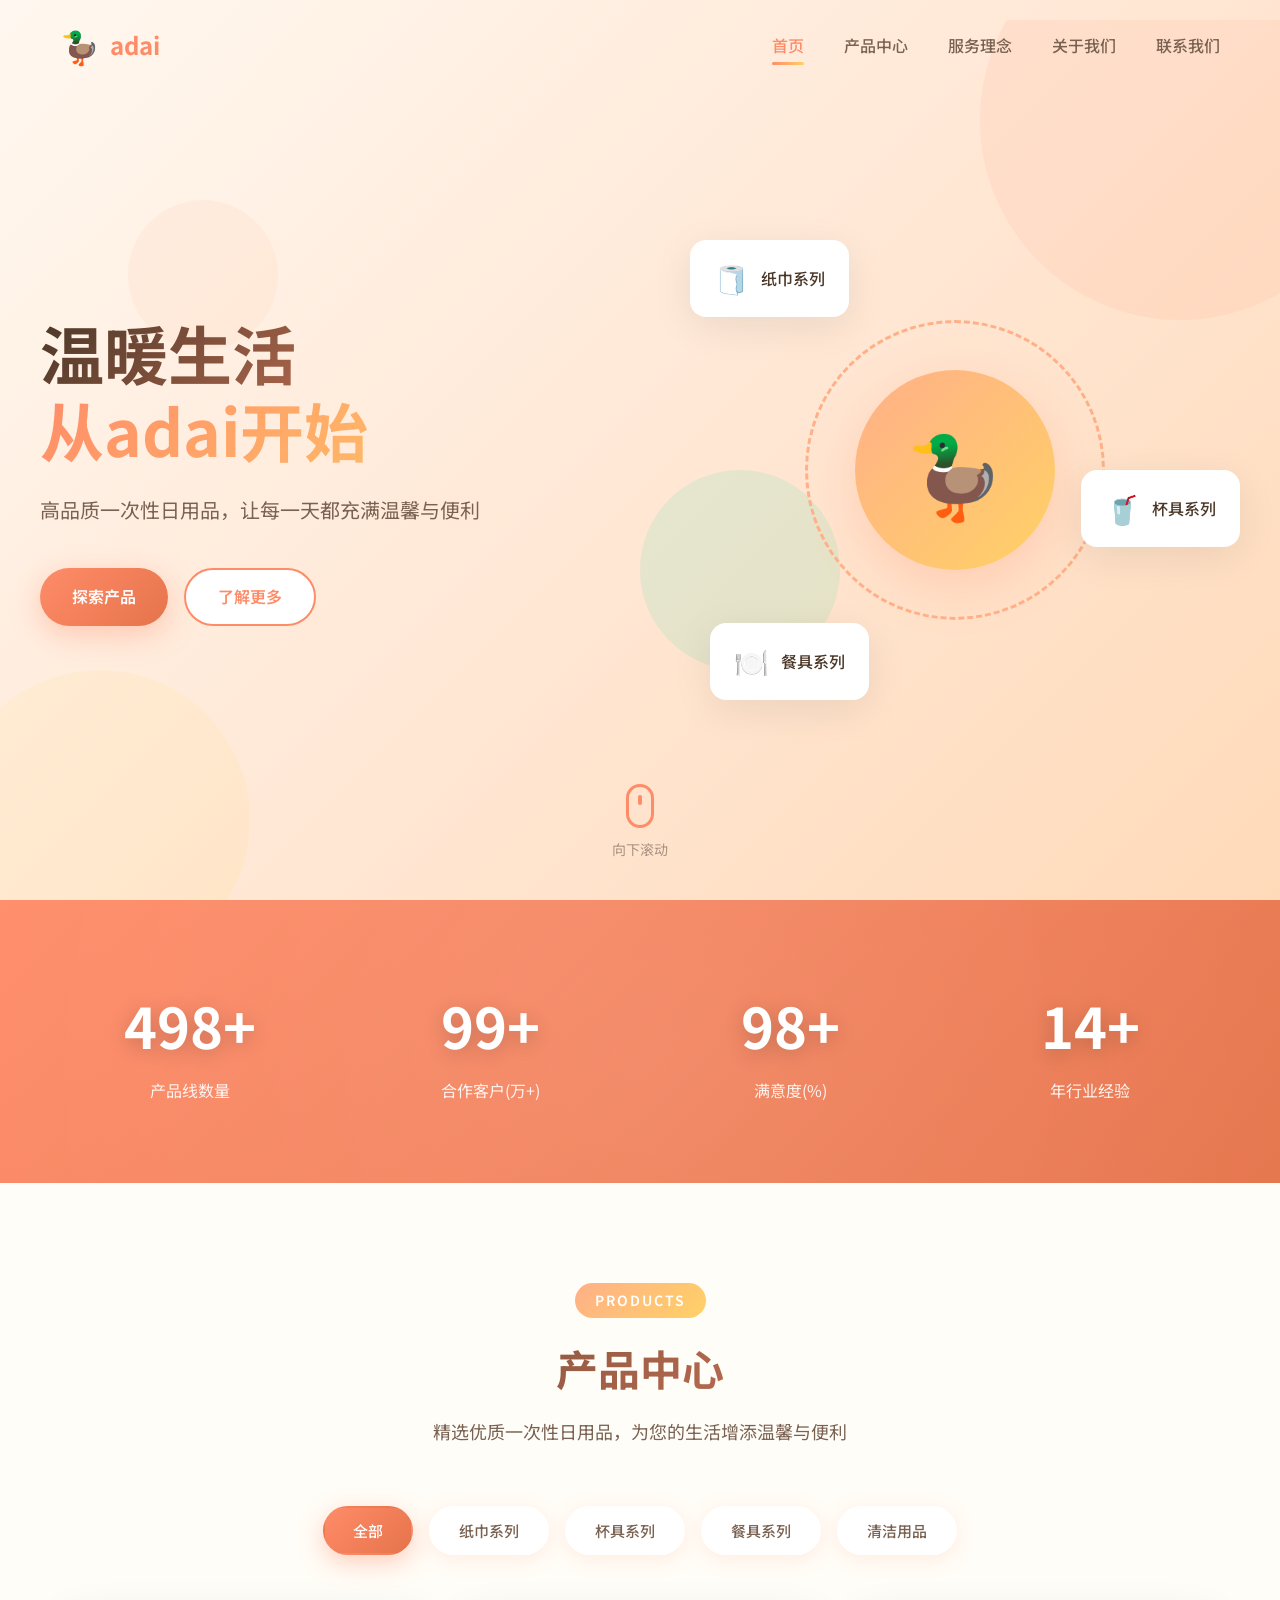
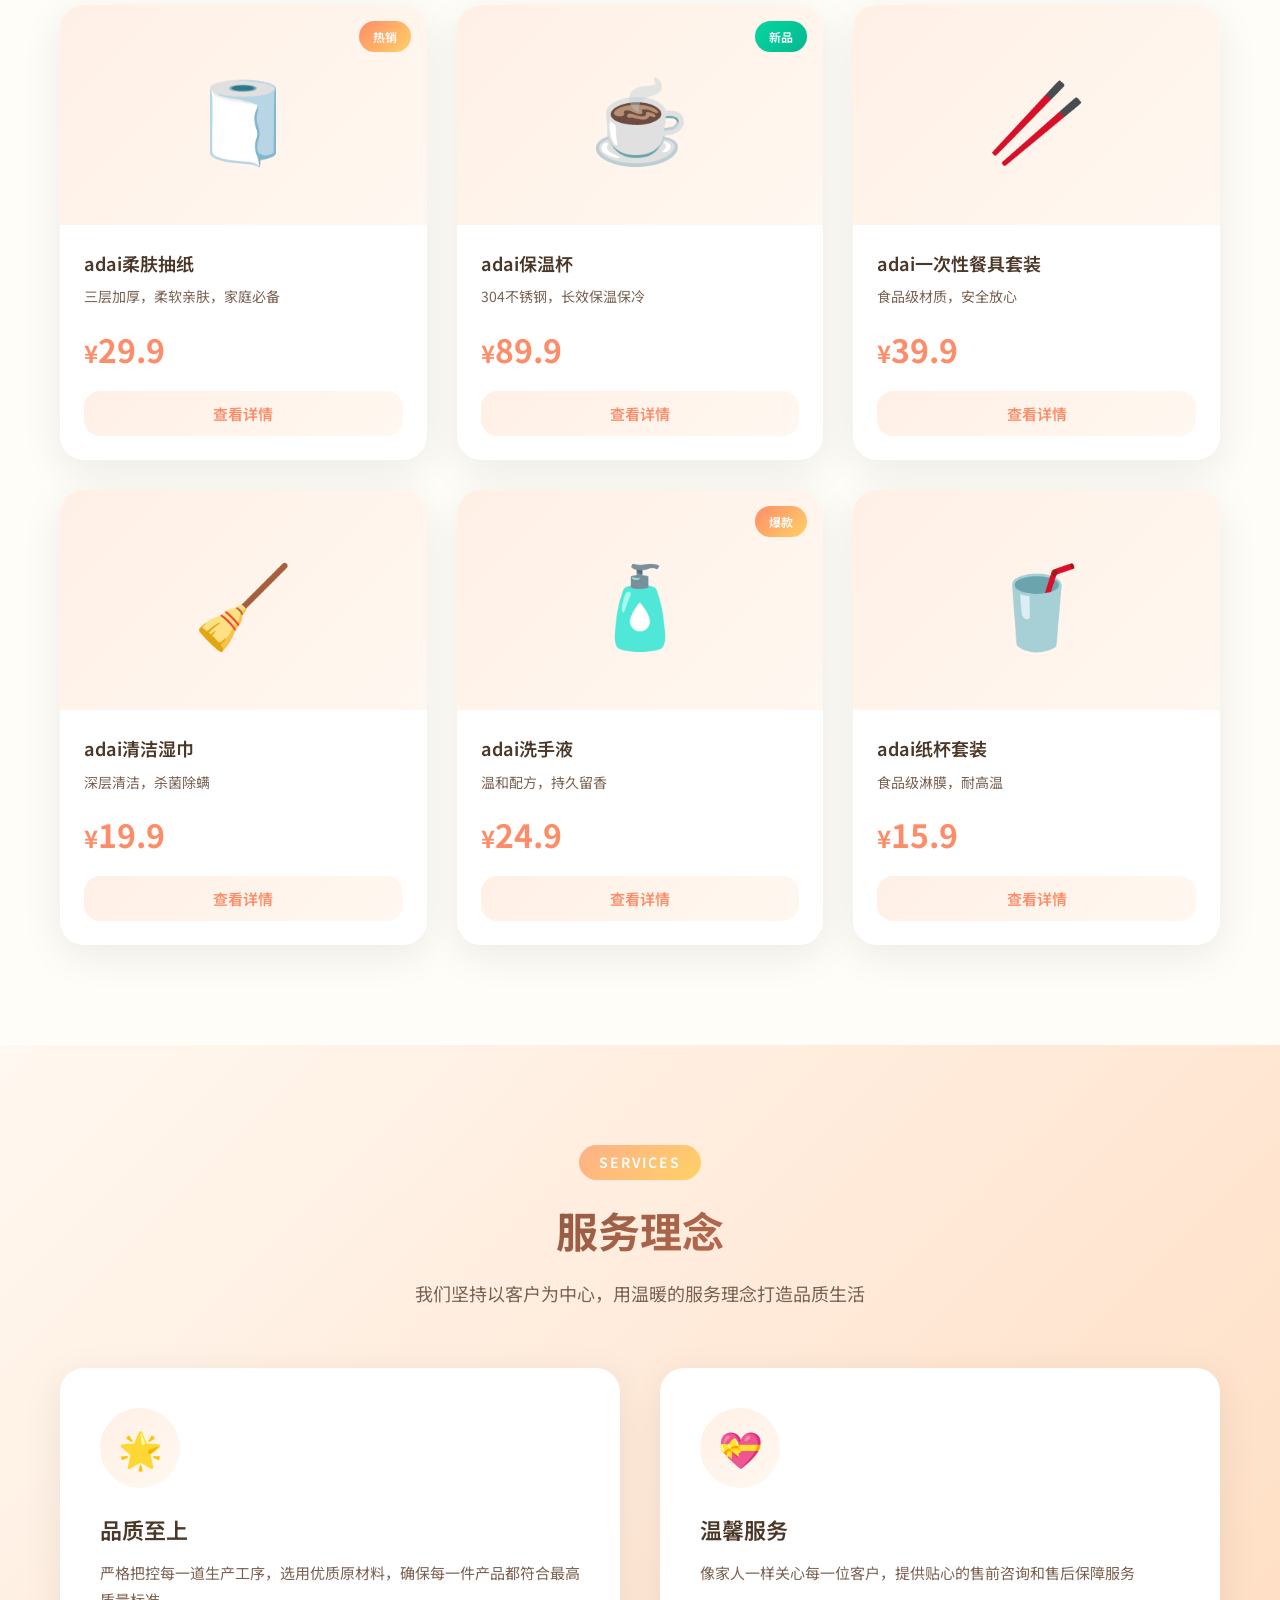
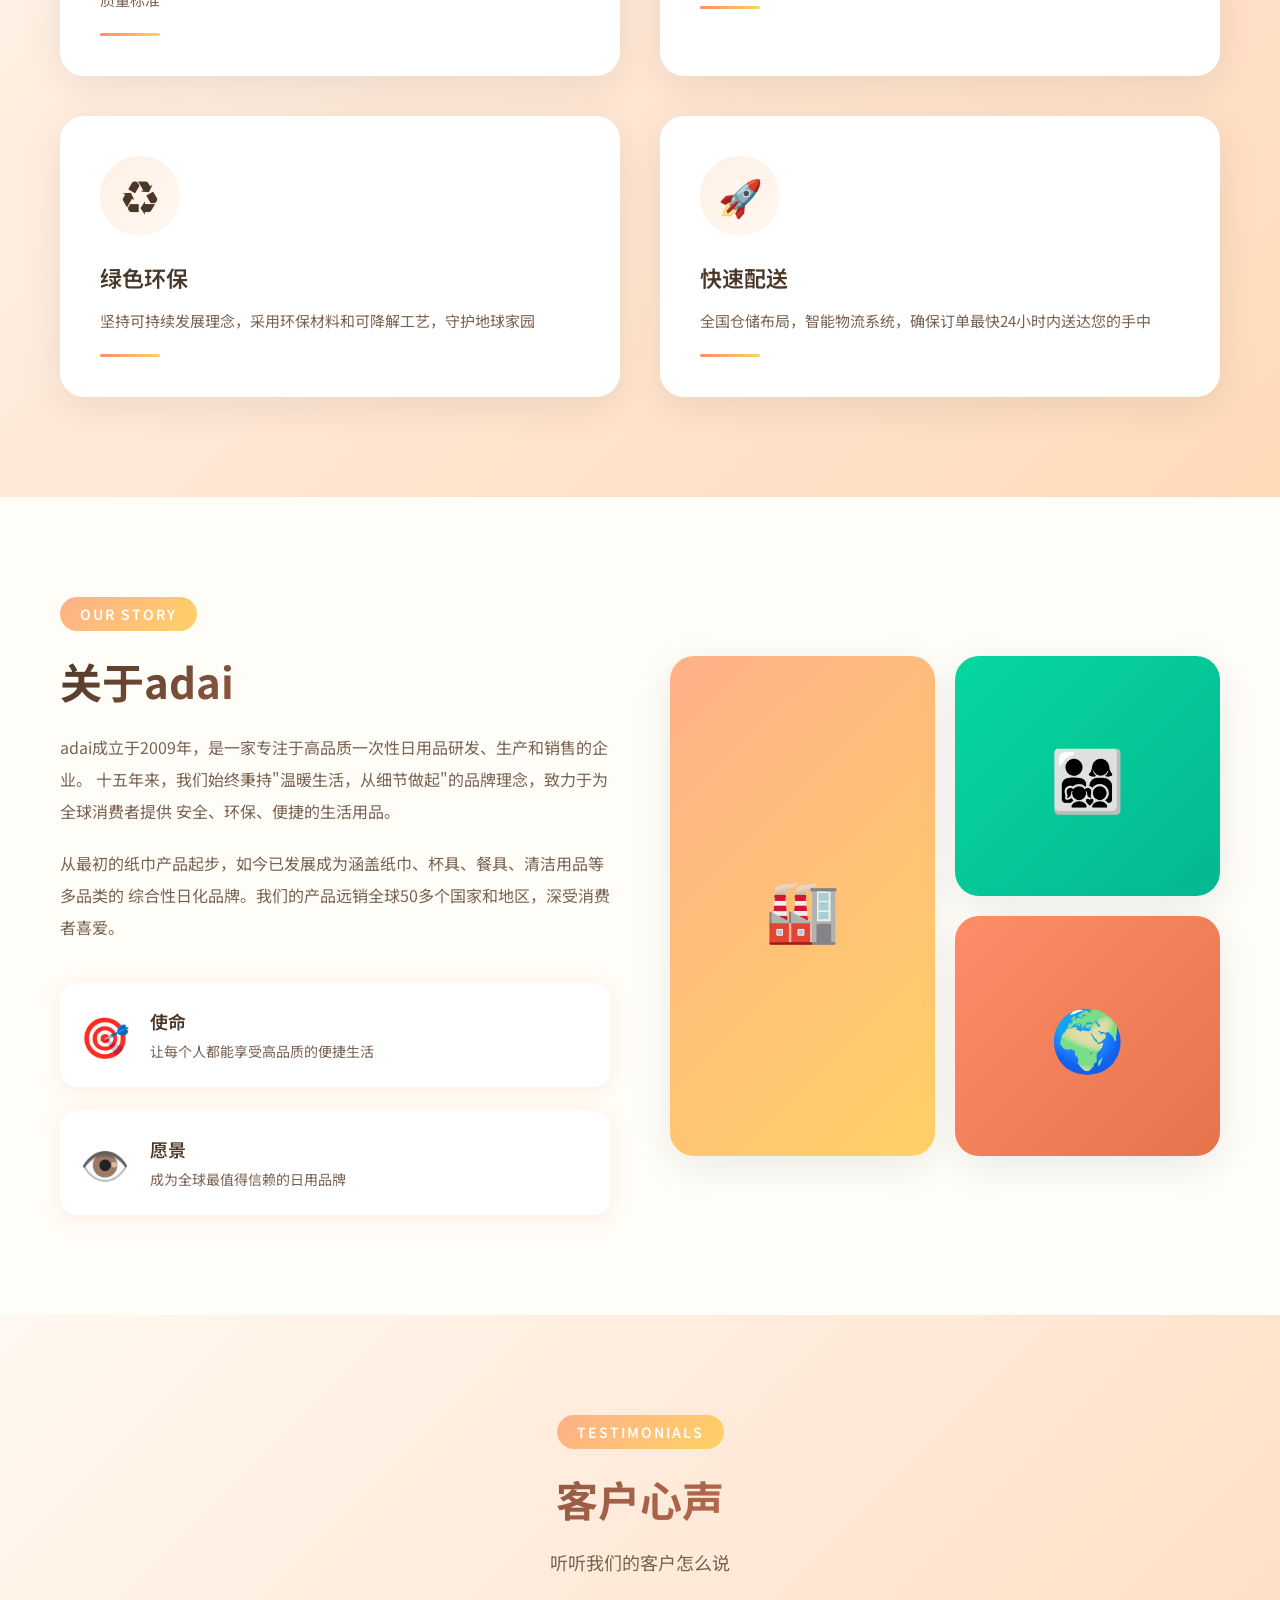
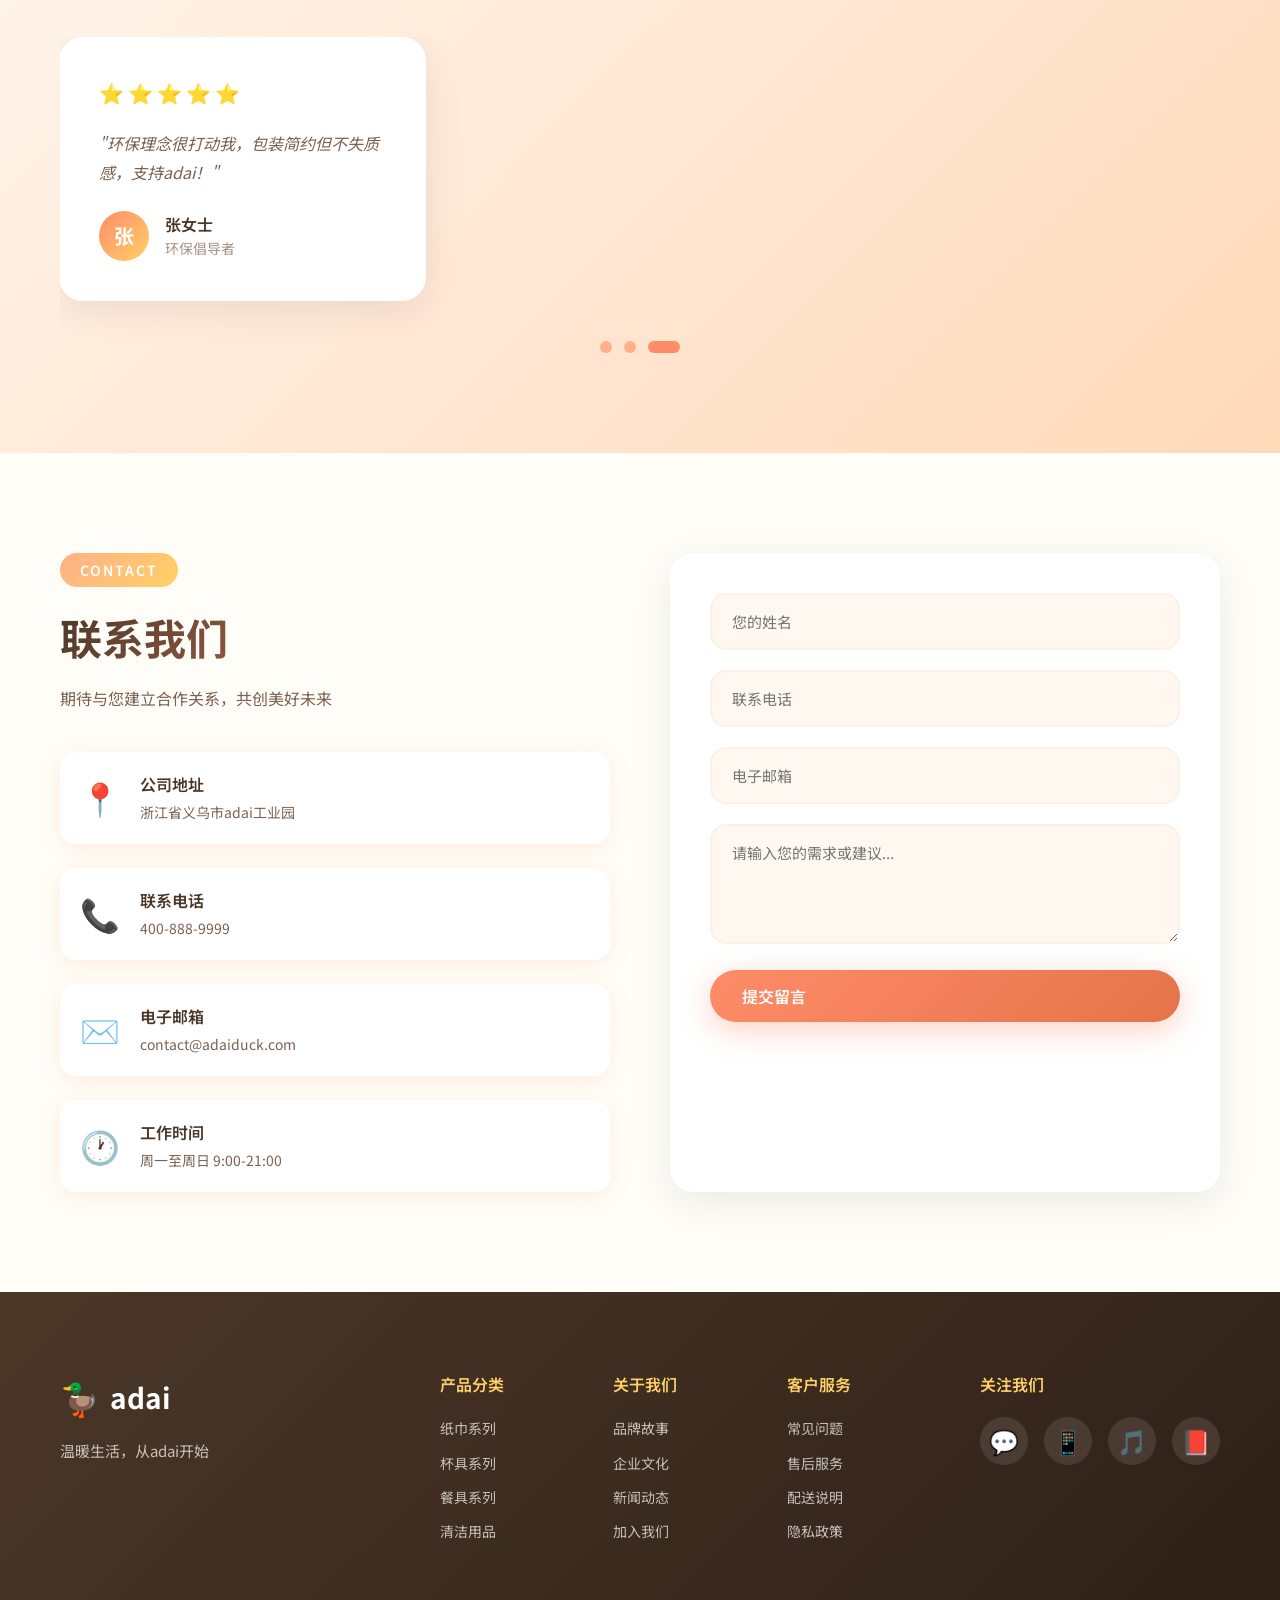
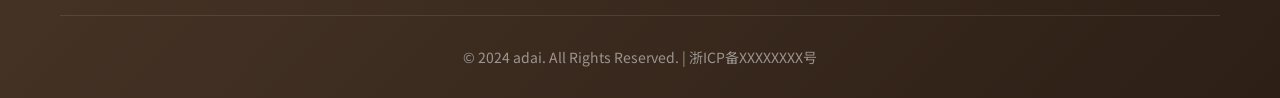
<file: index.html>
﻿<!DOCTYPE html>
<html lang="zh-CN">
<head>
    <meta charset="UTF-8">
    <meta name="viewport" content="width=device-width, initial-scale=1.0, maximum-scale=1.0, user-scalable=no">
    <title>adai - 温暖每一天，品质生活</title>
    <link rel="stylesheet" href="style.css">
    <link rel="preconnect" href="https://fonts.googleapis.com">
    <link href="https://fonts.googleapis.com/css2?family=Noto+Sans+SC:wght@300;400;500;700&display=swap" rel="stylesheet">
</head>
<body>
    <!-- 加载动画 -->
    <div id="loader" class="loader">
        <div class="loader-content">
            <div class="duck-logo">🦆</div>
            <h1>adai</h1>
            <p class="loading-text">温暖加载中...</p>
        </div>
    </div>

    <!-- 导航栏 -->
    <nav id="navbar" class="navbar">
        <div class="nav-container">
            <a href="#home" class="nav-logo">
                <span class="logo-icon">🦆</span>
                <span class="logo-text">adai</span>
            </a>
            <ul class="nav-menu" id="navMenu">
                <li><a href="#home" class="nav-link active">首页</a></li>
                <li><a href="#products" class="nav-link">产品中心</a></li>
                <li><a href="#features" class="nav-link">服务理念</a></li>
                <li><a href="#about" class="nav-link">关于我们</a></li>
                <li><a href="#contact" class="nav-link">联系我们</a></li>
            </ul>
            <button class="hamburger" id="hamburger" aria-label="菜单">
                <span></span>
                <span></span>
                <span></span>
            </button>
        </div>
    </nav>

    <!-- 粒子背景容器 -->
    <canvas id="particles" class="particles"></canvas>

    <!-- 首页英雄区 -->
    <section id="home" class="hero">
        <div class="hero-bg-shapes">
            <div class="shape shape-1"></div>
            <div class="shape shape-2"></div>
            <div class="shape shape-3"></div>
            <div class="shape shape-4"></div>
        </div>
        <div class="hero-content">
            <div class="hero-text fade-in-up">
                <h1 class="hero-title">
                    <span class="title-line">温暖生活</span>
                    <span class="title-line title-accent">从adai开始</span>
                </h1>
                <p class="hero-subtitle">高品质一次性日用品，让每一天都充满温馨与便利</p>
                <div class="hero-buttons">
                    <a href="#products" class="btn btn-primary">探索产品</a>
                    <a href="#features" class="btn btn-secondary">了解更多</a>
                </div>
            </div>
            <div class="hero-visual fade-in-up delay-200">
                <div class="hero-image-wrapper">
                    <div class="floating-card card-1">
                        <span class="card-icon">🧻</span>
                        <span class="card-text">纸巾系列</span>
                    </div>
                    <div class="floating-card card-2">
                        <span class="card-icon">🥤</span>
                        <span class="card-text">杯具系列</span>
                    </div>
                    <div class="floating-card card-3">
                        <span class="card-icon">🍽️</span>
                        <span class="card-text">餐具系列</span>
                    </div>
                    <div class="hero-center-circle">
                        <div class="center-duck">🦆</div>
                        <div class="orbit-ring"></div>
                    </div>
                </div>
            </div>
        </div>
        <div class="scroll-indicator">
            <div class="mouse">
                <div class="wheel"></div>
            </div>
            <p>向下滚动</p>
        </div>
    </section>

    <!-- 数据统计区 -->
    <section class="stats-section">
        <div class="container">
            <div class="stats-grid">
                <div class="stat-item fade-in-up">
                    <div class="stat-number" data-target="500">0</div>
                    <div class="stat-label">产品线数量</div>
                </div>
                <div class="stat-item fade-in-up delay-100">
                    <div class="stat-number" data-target="100">0</div>
                    <div class="stat-label">合作客户(万+)</div>
                </div>
                <div class="stat-item fade-in-up delay-200">
                    <div class="stat-number" data-target="99">0</div>
                    <div class="stat-label">满意度(%)</div>
                </div>
                <div class="stat-item fade-in-up delay-300">
                    <div class="stat-number" data-target="15">0</div>
                    <div class="stat-label">年行业经验</div>
                </div>
            </div>
        </div>
    </section>

    <!-- 产品展示区 -->
    <section id="products" class="products-section">
        <div class="container">
            <div class="section-header fade-in-up">
                <span class="section-tag">PRODUCTS</span>
                <h2 class="section-title">产品中心</h2>
                <p class="section-desc">精选优质一次性日用品，为您的生活增添温馨与便利</p>
            </div>
            
            <!-- 分类标签 -->
            <div class="product-tabs fade-in-up delay-100">
                <button class="tab-btn active" data-category="all">全部</button>
                <button class="tab-btn" data-category="tissue">纸巾系列</button>
                <button class="tab-btn" data-category="cup">杯具系列</button>
                <button class="tab-btn" data-category="tableware">餐具系列</button>
                <button class="tab-btn" data-category="cleaning">清洁用品</button>
            </div>

            <!-- 产品网格 -->
            <div class="products-grid">
                <div class="product-card fade-in-up" data-category="tissue">
                    <div class="product-image">
                        <div class="product-placeholder">🧻</div>
                        <div class="product-badge">热销</div>
                    </div>
                    <div class="product-info">
                        <h3>adai柔肤抽纸</h3>
                        <p class="product-desc">三层加厚，柔软亲肤，家庭必备</p>
                        <div class="product-price">¥<span>29.9</span></div>
                        <button class="btn-product">查看详情</button>
                    </div>
                </div>

                <div class="product-card fade-in-up delay-100" data-category="cup">
                    <div class="product-image">
                        <div class="product-placeholder">☕</div>
                        <div class="product-badge new">新品</div>
                    </div>
                    <div class="product-info">
                        <h3>adai保温杯</h3>
                        <p class="product-desc">304不锈钢，长效保温保冷</p>
                        <div class="product-price">¥<span>89.9</span></div>
                        <button class="btn-product">查看详情</button>
                    </div>
                </div>

                <div class="product-card fade-in-up delay-200" data-category="tableware">
                    <div class="product-image">
                        <div class="product-placeholder">🥢</div>
                    </div>
                    <div class="product-info">
                        <h3>adai一次性餐具套装</h3>
                        <p class="product-desc">食品级材质，安全放心</p>
                        <div class="product-price">¥<span>39.9</span></div>
                        <button class="btn-product">查看详情</button>
                    </div>
                </div>

                <div class="product-card fade-in-up" data-category="cleaning">
                    <div class="product-image">
                        <div class="product-placeholder">🧹</div>
                    </div>
                    <div class="product-info">
                        <h3>adai清洁湿巾</h3>
                        <p class="product-desc">深层清洁，杀菌除螨</p>
                        <div class="product-price">¥<span>19.9</span></div>
                        <button class="btn-product">查看详情</button>
                    </div>
                </div>

                <div class="product-card fade-in-up delay-100" data-category="tissue">
                    <div class="product-image">
                        <div class="product-placeholder">🧴</div>
                        <div class="product-badge">爆款</div>
                    </div>
                    <div class="product-info">
                        <h3>adai洗手液</h3>
                        <p class="product-desc">温和配方，持久留香</p>
                        <div class="product-price">¥<span>24.9</span></div>
                        <button class="btn-product">查看详情</button>
                    </div>
                </div>

                <div class="product-card fade-in-up delay-200" data-category="cup">
                    <div class="product-image">
                        <div class="product-placeholder">🥤</div>
                    </div>
                    <div class="product-info">
                        <h3>adai纸杯套装</h3>
                        <p class="product-desc">食品级淋膜，耐高温</p>
                        <div class="product-price">¥<span>15.9</span></div>
                        <button class="btn-product">查看详情</button>
                    </div>
                </div>
            </div>
        </div>
    </section>

    <!-- 服务理念区 -->
    <section id="features" class="features-section">
        <div class="container">
            <div class="section-header fade-in-up">
                <span class="section-tag">SERVICES</span>
                <h2 class="section-title">服务理念</h2>
                <p class="section-desc">我们坚持以客户为中心，用温暖的服务理念打造品质生活</p>
            </div>

            <div class="features-grid">
                <div class="feature-card fade-in-up">
                    <div class="feature-icon">
                        <div class="icon-circle">🌟</div>
                    </div>
                    <h3>品质至上</h3>
                    <p>严格把控每一道生产工序，选用优质原材料，确保每一件产品都符合最高质量标准</p>
                    <div class="feature-line"></div>
                </div>

                <div class="feature-card fade-in-up delay-100">
                    <div class="feature-icon">
                        <div class="icon-circle">💝</div>
                    </div>
                    <h3>温馨服务</h3>
                    <p>像家人一样关心每一位客户，提供贴心的售前咨询和售后保障服务</p>
                    <div class="feature-line"></div>
                </div>

                <div class="feature-card fade-in-up delay-200">
                    <div class="feature-icon">
                        <div class="icon-circle">♻️</div>
                    </div>
                    <h3>绿色环保</h3>
                    <p>坚持可持续发展理念，采用环保材料和可降解工艺，守护地球家园</p>
                    <div class="feature-line"></div>
                </div>

                <div class="feature-card fade-in-up delay-300">
                    <div class="feature-icon">
                        <div class="icon-circle">🚀</div>
                    </div>
                    <h3>快速配送</h3>
                    <p>全国仓储布局，智能物流系统，确保订单最快24小时内送达您的手中</p>
                    <div class="feature-line"></div>
                </div>
            </div>
        </div>
    </section>

    <!-- 品牌故事区 -->
    <section id="about" class="about-section">
        <div class="container">
            <div class="about-content">
                <div class="about-text fade-in-up">
                    <span class="section-tag">OUR STORY</span>
                    <h2 class="section-title">关于adai</h2>
                    <p class="about-description">
                        adai成立于2009年，是一家专注于高品质一次性日用品研发、生产和销售的企业。
                        十五年来，我们始终秉持"温暖生活，从细节做起"的品牌理念，致力于为全球消费者提供
                        安全、环保、便捷的生活用品。
                    </p>
                    <p class="about-description">
                        从最初的纸巾产品起步，如今已发展成为涵盖纸巾、杯具、餐具、清洁用品等多品类的
                        综合性日化品牌。我们的产品远销全球50多个国家和地区，深受消费者喜爱。
                    </p>
                    <div class="about-values">
                        <div class="value-item">
                            <span class="value-icon">🎯</span>
                            <div>
                                <h4>使命</h4>
                                <p>让每个人都能享受高品质的便捷生活</p>
                            </div>
                        </div>
                        <div class="value-item">
                            <span class="value-icon">👁️</span>
                            <div>
                                <h4>愿景</h4>
                                <p>成为全球最值得信赖的日用品牌</p>
                            </div>
                        </div>
                    </div>
                </div>
                <div class="about-visual fade-in-up delay-200">
                    <div class="about-image-grid">
                        <div class="about-img about-img-1">🏭</div>
                        <div class="about-img about-img-2">👨‍👩‍👧‍👦</div>
                        <div class="about-img about-img-3">🌍</div>
                    </div>
                </div>
            </div>
        </div>
    </section>

    <!-- 客户评价区 -->
    <section class="testimonials-section">
        <div class="container">
            <div class="section-header fade-in-up">
                <span class="section-tag">TESTIMONIALS</span>
                <h2 class="section-title">客户心声</h2>
                <p class="section-desc">听听我们的客户怎么说</p>
            </div>
            <div class="testimonials-slider fade-in-up delay-100">
                <div class="testimonial-track" id="testimonialTrack">
                    <div class="testimonial-card">
                        <div class="testimonial-stars">⭐⭐⭐⭐⭐</div>
                        <p class="testimonial-text">"adai的纸巾真的超级柔软，家里一直在用，品质非常稳定！"</p>
                        <div class="testimonial-author">
                            <div class="author-avatar">李</div>
                            <div>
                                <h4>李女士</h4>
                                <p>忠实用户5年</p>
                            </div>
                        </div>
                    </div>
                    <div class="testimonial-card">
                        <div class="testimonial-stars">⭐⭐⭐⭐⭐</div>
                        <p class="testimonial-text">"作为餐饮店主，adai的一次性餐具质量很好，客户反馈都很不错。"</p>
                        <div class="testimonial-author">
                            <div class="author-avatar">王</div>
                            <div>
                                <h4>王先生</h4>
                                <p>餐饮合作伙伴</p>
                            </div>
                        </div>
                    </div>
                    <div class="testimonial-card">
                        <div class="testimonial-stars">⭐⭐⭐⭐⭐</div>
                        <p class="testimonial-text">"环保理念很打动我，包装简约但不失质感，支持adai！"</p>
                        <div class="testimonial-author">
                            <div class="author-avatar">张</div>
                            <div>
                                <h4>张女士</h4>
                                <p>环保倡导者</p>
                            </div>
                        </div>
                    </div>
                </div>
                <div class="slider-dots" id="sliderDots">
                    <span class="dot active"></span>
                    <span class="dot"></span>
                    <span class="dot"></span>
                </div>
            </div>
        </div>
    </section>

    <!-- 联系我们 -->
    <section id="contact" class="contact-section">
        <div class="container">
            <div class="contact-content">
                <div class="contact-info fade-in-up">
                    <span class="section-tag">CONTACT</span>
                    <h2 class="section-title">联系我们</h2>
                    <p class="contact-desc">期待与您建立合作关系，共创美好未来</p>
                    
                    <div class="contact-items">
                        <div class="contact-item">
                            <div class="contact-icon">📍</div>
                            <div>
                                <h4>公司地址</h4>
                                <p>浙江省义乌市adai工业园</p>
                            </div>
                        </div>
                        <div class="contact-item">
                            <div class="contact-icon">📞</div>
                            <div>
                                <h4>联系电话</h4>
                                <p>400-888-9999</p>
                            </div>
                        </div>
                        <div class="contact-item">
                            <div class="contact-icon">✉️</div>
                            <div>
                                <h4>电子邮箱</h4>
                                <p>contact@adaiduck.com</p>
                            </div>
                        </div>
                        <div class="contact-item">
                            <div class="contact-icon">🕐</div>
                            <div>
                                <h4>工作时间</h4>
                                <p>周一至周日 9:00-21:00</p>
                            </div>
                        </div>
                    </div>
                </div>
                
                <div class="contact-form-wrapper fade-in-up delay-200">
                    <form class="contact-form" id="contactForm">
                        <div class="form-group">
                            <input type="text" id="name" placeholder="您的姓名" required>
                        </div>
                        <div class="form-group">
                            <input type="tel" id="phone" placeholder="联系电话" required>
                        </div>
                        <div class="form-group">
                            <input type="email" id="email" placeholder="电子邮箱">
                        </div>
                        <div class="form-group">
                            <textarea id="message" rows="4" placeholder="请输入您的需求或建议..." required></textarea>
                        </div>
                        <button type="submit" class="btn btn-primary btn-full">提交留言</button>
                    </form>
                </div>
            </div>
        </div>
    </section>

    <!-- 页脚 -->
    <footer class="footer">
        <div class="container">
            <div class="footer-content">
                <div class="footer-brand">
                    <div class="footer-logo">
                        <span class="logo-icon">🦆</span>
                        <span>adai</span>
                    </div>
                    <p>温暖生活，从adai开始</p>
                </div>
                <div class="footer-links">
                    <div class="footer-col">
                        <h4>产品分类</h4>
                        <a href="#">纸巾系列</a>
                        <a href="#">杯具系列</a>
                        <a href="#">餐具系列</a>
                        <a href="#">清洁用品</a>
                    </div>
                    <div class="footer-col">
                        <h4>关于我们</h4>
                        <a href="#">品牌故事</a>
                        <a href="#">企业文化</a>
                        <a href="#">新闻动态</a>
                        <a href="#">加入我们</a>
                    </div>
                    <div class="footer-col">
                        <h4>客户服务</h4>
                        <a href="#">常见问题</a>
                        <a href="#">售后服务</a>
                        <a href="#">配送说明</a>
                        <a href="#">隐私政策</a>
                    </div>
                </div>
                <div class="footer-social">
                    <h4>关注我们</h4>
                    <div class="social-icons">
                        <a href="#" class="social-icon" title="微信">💬</a>
                        <a href="#" class="social-icon" title="微博">📱</a>
                        <a href="#" class="social-icon" title="抖音">🎵</a>
                        <a href="#" class="social-icon" title="小红书">📕</a>
                    </div>
                </div>
            </div>
            <div class="footer-bottom">
                <p>&copy; 2024 adai. All Rights Reserved. | 浙ICP备XXXXXXXX号</p>
            </div>
        </div>
    </footer>

    <!-- 返回顶部按钮 -->
    <button class="back-to-top" id="backToTop" aria-label="返回顶部">
        <span>↑</span>
    </button>

    <script src="script.js"></script>
</body>
</html>
</file>
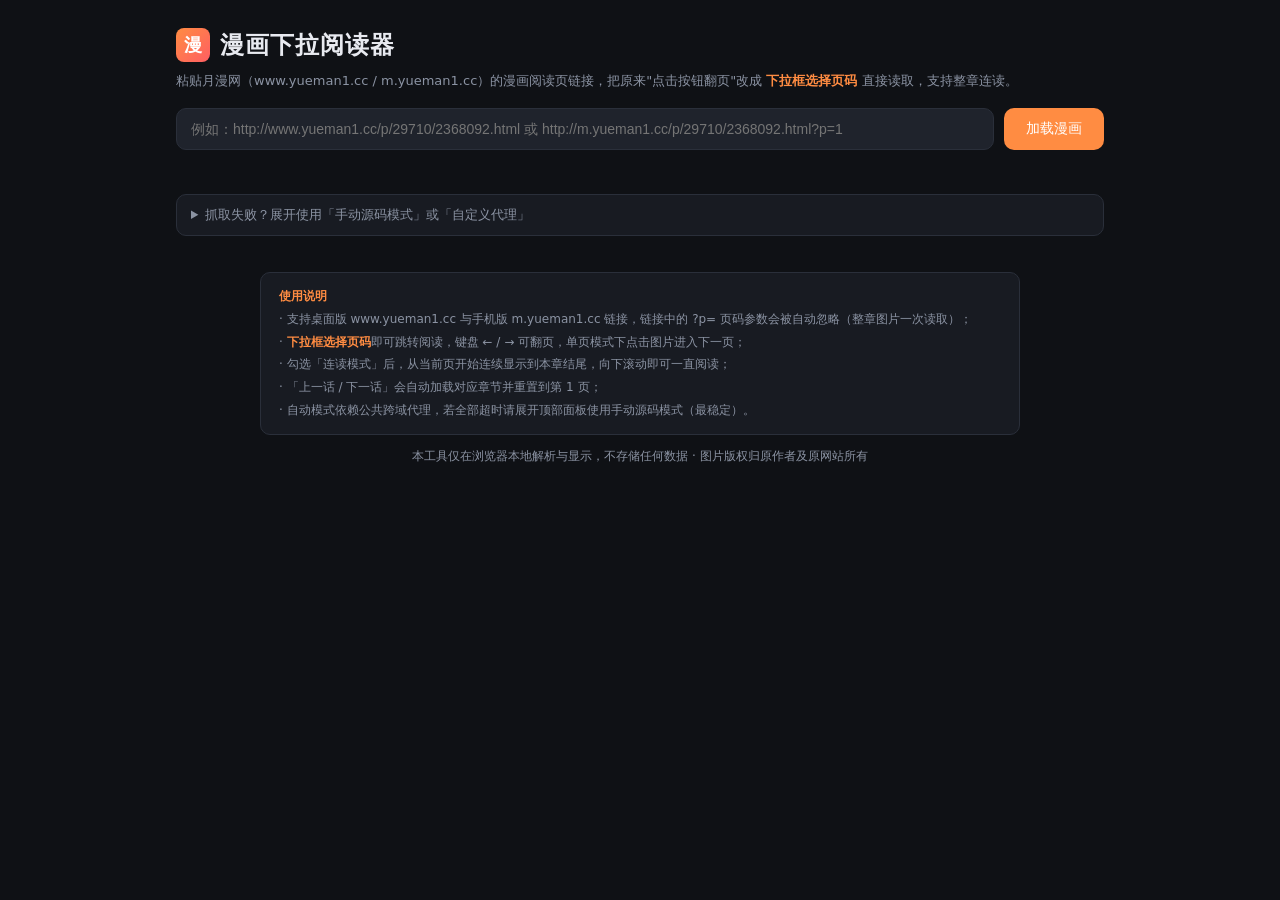
<file: manhua.html>
<!DOCTYPE html>
<html lang="zh-CN">
<head>
<meta charset="UTF-8">
<meta name="viewport" content="width=device-width, initial-scale=1.0">
<title>漫画下拉阅读器 - 月漫分页改下拉模式</title>
<style>
/* ================= 全局主题变量 ================= */
:root{
  --bg:#0f1115;          /* 页面背景 */
  --panel:#181b22;       /* 卡片/工具栏背景 */
  --panel2:#1f232c;      /* 输入框背景 */
  --border:#2a2f3a;      /* 边框 */
  --text:#e8eaf0;        /* 主文字 */
  --muted:#8b93a3;       /* 次要文字 */
  --accent:#ff8c42;      /* 主题强调色(橙) */
  --accent2:#4f9cf9;     /* 次强调色(蓝) */
  --danger:#ff5f56;      /* 错误色 */
  --radius:10px;
}
*{box-sizing:border-box;margin:0;padding:0}
html{scroll-behavior:smooth}
body{
  background:var(--bg);color:var(--text);
  font-family:"Microsoft YaHei","PingFang SC",system-ui,sans-serif;
  min-height:100vh;
}

/* ================= 顶部输入区 ================= */
.site-head{
  max-width:960px;margin:0 auto;padding:28px 16px 12px;
}
.site-head h1{
  font-size:24px;letter-spacing:1px;
  display:flex;align-items:center;gap:10px;
}
.site-head h1 .logo{
  width:34px;height:34px;border-radius:8px;flex:none;
  background:linear-gradient(135deg,var(--accent),#ff5e62);
  display:inline-flex;align-items:center;justify-content:center;
  font-size:18px;color:#fff;
}
.site-head .sub{color:var(--muted);font-size:13px;margin:8px 0 16px;line-height:1.7}
.input-row{display:flex;gap:10px;flex-wrap:wrap}
.input-row input#urlInput{
  flex:1;min-width:260px;padding:12px 14px;font-size:14px;
  background:var(--panel2);border:1px solid var(--border);border-radius:var(--radius);
  color:var(--text);outline:none;transition:border .2s;
}
.input-row input#urlInput:focus{border-color:var(--accent)}
.btn{
  padding:12px 22px;font-size:14px;border:none;border-radius:var(--radius);
  background:var(--accent);color:#fff;cursor:pointer;transition:filter .15s,transform .05s;
  white-space:nowrap;
}
.btn:hover{filter:brightness(1.1)}
.btn:active{transform:scale(.97)}
.btn.ghost{background:var(--panel2);border:1px solid var(--border);color:var(--text)}
.btn.small{padding:7px 14px;font-size:13px}
.btn:disabled{opacity:.5;cursor:not-allowed}

/* 状态提示行 */
#status{font-size:13px;margin-top:10px;min-height:20px;color:var(--muted)}
#status.ok{color:#2ecc71}
#status.err{color:var(--danger)}

/* 折叠的高级选项(手动模式/自定义代理) */
details.advanced{margin-top:14px;background:var(--panel);border:1px solid var(--border);border-radius:var(--radius);padding:0}
details.advanced summary{cursor:pointer;padding:11px 14px;font-size:13px;color:var(--muted);user-select:none}
details.advanced summary:hover{color:var(--text)}
.adv-body{padding:0 14px 14px;border-top:1px solid var(--border)}
.adv-body h4{font-size:13px;color:var(--accent);margin:12px 0 6px}
.adv-body p{font-size:12.5px;color:var(--muted);line-height:1.7;margin-bottom:8px}
textarea#srcInput{
  width:100%;height:110px;resize:vertical;padding:10px;font-size:12px;
  font-family:Consolas,monospace;background:var(--panel2);
  border:1px solid var(--border);border-radius:8px;color:var(--text);outline:none;
}
.adv-row{display:flex;gap:10px;margin-top:8px;align-items:center;flex-wrap:wrap}
.adv-row input#proxyInput{
  flex:1;min-width:220px;padding:9px 12px;font-size:13px;
  background:var(--panel2);border:1px solid var(--border);border-radius:8px;color:var(--text);outline:none;
}

/* ================= 阅读器 ================= */
#reader{display:none}
#reader.show{display:block}

/* 固定在顶部的工具栏 */
.toolbar{
  position:sticky;top:0;z-index:50;
  background:rgba(24,27,34,.92);backdrop-filter:blur(10px);
  border-bottom:1px solid var(--border);
  padding:10px 16px;
  display:flex;align-items:center;gap:10px;flex-wrap:wrap;
  justify-content:center;
}
.tb-title{font-size:14px;font-weight:bold;margin-right:6px;max-width:280px;overflow:hidden;text-overflow:ellipsis;white-space:nowrap}
.tb-title .chap{color:var(--accent);font-size:12.5px;margin-left:6px}
.tb-nav{display:flex;align-items:center;gap:8px;flex-wrap:wrap}

/* 核心控件：页码下拉框 */
select#pageSelect,select#pageSelectBottom{
  appearance:none;-webkit-appearance:none;
  padding:8px 34px 8px 14px;font-size:14px;font-weight:bold;color:var(--accent);
  background:var(--panel2) url("data:image/svg+xml;charset=utf-8,%3Csvg xmlns='http://www.w3.org/2000/svg' width='12' height='12' viewBox='0 0 24 24' fill='none' stroke='%23ff8c42' stroke-width='3'%3E%3Cpath d='M6 9l6 6 6-6'/%3E%3C/svg%3E") no-repeat right 12px center;
  border:1px solid var(--accent);border-radius:8px;cursor:pointer;outline:none;
  min-width:150px;text-align:center;
}
select#pageSelect:hover,select#pageSelectBottom:hover{filter:brightness(1.15)}
select#pageSelect option,select#pageSelectBottom option{background:var(--panel);color:var(--text)}
#pageInfo{font-size:13px;color:var(--muted);white-space:nowrap}
label.cont{font-size:13px;color:var(--muted);display:flex;align-items:center;gap:5px;cursor:pointer;user-select:none}
label.cont input{accent-color:var(--accent);width:15px;height:15px;cursor:pointer}
.tb-sep{width:1px;height:22px;background:var(--border)}

/* ================= 图片显示区 ================= */
#viewer{max-width:900px;margin:0 auto;padding:14px 10px 30px;min-height:300px}
/* 无缝衔接：页与页之间不留边距、不加边框 */
.manga-page{margin:0 auto;max-width:860px}
.img-wrap{
  position:relative;overflow:hidden;
  background:var(--panel);
  min-height:120px;
}
.img-wrap::before{ /* 图片加载时的呼吸动画背景 */
  content:"";position:absolute;inset:0;
  background:linear-gradient(100deg,transparent 40%,rgba(255,255,255,.04) 50%,transparent 60%);
  background-size:200% 100%;animation:shimmer 1.4s infinite;
}
.img-wrap.loaded::before{display:none}
@keyframes shimmer{from{background-position:200% 0}to{background-position:-200% 0}}
.img-wrap img{display:block;width:100%;min-height:200px;position:relative;z-index:1;cursor:zoom-in}
.img-wrap.loaded img{min-height:0;cursor:pointer}
.img-wrap.err img{display:none}
.img-wrap .retry{
  display:none;position:absolute;inset:0;z-index:2;
  flex-direction:column;align-items:center;justify-content:center;gap:8px;
  color:var(--danger);font-size:13px;cursor:pointer;
}
.img-wrap.err .retry{display:flex}
.img-wrap .retry small{color:var(--muted)}

/* 首屏大图加载提示 */
.loading-hint{
  text-align:center;color:var(--muted);padding:80px 0;font-size:14px;
}

/* ================= 底部工具栏与页脚 ================= */
.toolbar-bottom{position:static;border-top:1px solid var(--border);border-bottom:none;margin-top:10px}
footer{
  text-align:center;color:var(--muted);font-size:12px;line-height:1.9;
  padding:24px 16px 40px;
}
footer .tips{
  max-width:760px;margin:0 auto 10px;background:var(--panel);
  border:1px solid var(--border);border-radius:var(--radius);
  padding:12px 18px;text-align:left;
}
footer b{color:var(--accent)}

/* 窄屏适配 */
@media(max-width:640px){
  .tb-title{max-width:100%;order:-1;width:100%;text-align:center}
  .toolbar{gap:8px;padding:8px 10px}
  select#pageSelect,select#pageSelectBottom{min-width:130px;flex:1}
  .site-head{padding:20px 12px 10px}
}
</style>
</head>
<body>

<!-- ============ 顶部：链接输入区 ============ -->
<header class="site-head">
  <h1><span class="logo">漫</span>漫画下拉阅读器</h1>
  <p class="sub">
    粘贴月漫网（www.yueman1.cc / m.yueman1.cc）的漫画阅读页链接，把原来"点击按钮翻页"改成
    <b style="color:var(--accent)">下拉框选择页码</b> 直接读取，支持整章连读。
  </p>
  <div class="input-row">
    <input id="urlInput" type="text" spellcheck="false"
           placeholder="例如：http://www.yueman1.cc/p/29710/2368092.html 或 http://m.yueman1.cc/p/29710/2368092.html?p=1">
    <button class="btn" id="loadBtn">加载漫画</button>
  </div>
  <div id="status"></div>

  <!-- 折叠面板：自动抓取失败时的手动模式 与 自定义代理 -->
  <details class="advanced" id="advPanel">
    <summary>抓取失败？展开使用「手动源码模式」或「自定义代理」</summary>
    <div class="adv-body">
      <h4>方式一：手动源码模式（100% 可用，不依赖任何代理）</h4>
      <p>
        1. 在新标签页打开漫画页 → 2. 右键选择「查看网页源代码」→ 3. 全选复制（Ctrl+A、Ctrl+C）
        → 4. 粘贴到下面文本框 → 点击「解析源码」。也可以直接粘贴源码里的 Base64 长字符串（qTcms_S_m_murl_e 的值）。
      </p>
      <textarea id="srcInput" placeholder="在此粘贴漫画页的网页源代码，或 qTcms_S_m_murl_e 的 Base64 值…"></textarea>
      <div class="adv-row">
        <button class="btn small" id="parseBtn">解析源码</button>
        <button class="btn small ghost" id="clearSrcBtn">清空</button>
      </div>
      <h4>方式二：自定义 CORS 代理前缀（可选）</h4>
      <p>若内置公共代理均不可用，可填写自建代理。规则：最终请求地址 = 前缀 + encodeURIComponent(漫画页URL)。</p>
      <div class="adv-row">
        <input id="proxyInput" type="text" spellcheck="false" placeholder="例如：https://your-proxy.example.com/?url=">
      </div>
    </div>
  </details>
</header>

<!-- ============ 阅读器主体 ============ -->
<section id="reader">
  <!-- 顶部固定工具栏：标题 + 下拉翻页 + 上下话 -->
  <div class="toolbar">
    <div class="tb-title"><span id="mName"></span><span class="chap" id="mChapter"></span></div>
    <div class="tb-nav">
      <button class="btn small ghost" id="prevChapBtn" title="加载上一话">上一话</button>
      <div class="tb-sep"></div>
      <button class="btn small ghost" id="prevBtn" title="快捷键 ←">◀ 上一页</button>
      <select id="pageSelect" title="选择页码"></select>
      <button class="btn small ghost" id="nextBtn" title="快捷键 →">下一页 ▶</button>
      <span id="pageInfo"></span>
      <div class="tb-sep"></div>
      <label class="cont" title="勾选后：从当前选中的页码开始，连续显示到本章结尾"><input type="checkbox" id="contChk">连读模式</label>
      <div class="tb-sep"></div>
      <button class="btn small ghost" id="nextChapBtn" title="加载下一话">下一话</button>
    </div>
  </div>

  <!-- 图片显示区（下拉选择页码后在这里渲染） -->
  <main id="viewer"></main>

  <!-- 底部工具栏：读到底部时无需回顶部即可翻页 -->
  <div class="toolbar toolbar-bottom">
    <button class="btn small ghost" id="prevBtn2">◀ 上一页</button>
    <select id="pageSelectBottom" title="选择页码"></select>
    <button class="btn small ghost" id="nextBtn2">下一页 ▶</button>
    <span id="pageInfo2"></span>
  </div>
</section>

<footer>
  <div class="tips">
    <b>使用说明</b><br>
    · 支持桌面版 www.yueman1.cc 与手机版 m.yueman1.cc 链接，链接中的 ?p= 页码参数会被自动忽略（整章图片一次读取）；<br>
    · <b>下拉框选择页码</b>即可跳转阅读，键盘 ← / → 可翻页，单页模式下点击图片进入下一页；<br>
    · 勾选「连读模式」后，从当前页开始连续显示到本章结尾，向下滚动即可一直阅读；<br>
    · 「上一话 / 下一话」会自动加载对应章节并重置到第 1 页；<br>
    · 自动模式依赖公共跨域代理，若全部超时请展开顶部面板使用手动源码模式（最稳定）。
  </div>
  本工具仅在浏览器本地解析与显示，不存储任何数据 · 图片版权归原作者及原网站所有
</footer>

<script>
/* =========================================================
 * 漫画下拉阅读器
 * 原理：月漫网(qTcms 系统)把整章图片地址 Base64 编码后写在页面变量
 *       qTcms_S_m_murl_e 中（以 $qingtianDY$ 分隔），一次请求即可
 *       获得全部页图片；本工具解析后用下拉框选择页码直接读取。
 * ========================================================= */

/* ---------------- 全局状态 ---------------- */
const state = {
  images: [],        // 本章全部图片 URL
  page: 0,           // 当前页码（从 0 开始计数）
  continuous: false, // 连读模式：从当前页显示到结尾
  meta: {},          // { name, chapter, back, next } 漫画名/章节名/上下话路径
  origin: '',        // 站点根地址（如 http://www.yueman1.cc），用于拼接上下话链接
};

/* ---------------- DOM 快捷引用 ---------------- */
const $ = (id) => document.getElementById(id);
const urlInput = $('urlInput'), loadBtn = $('loadBtn'), statusEl = $('status');
const reader = $('reader'), viewer = $('viewer');
const pageSelect = $('pageSelect'), pageSelectBottom = $('pageSelectBottom');
const contChk = $('contChk');

/* ---------------- 内置公共 CORS 代理列表（依次自动尝试） ---------------- */
const BUILTIN_PROXIES = [
  u => 'https://api.allorigins.win/raw?url=' + encodeURIComponent(u),
  u => 'https://api.codetabs.com/v1/proxy?quest=' + encodeURIComponent(u),
  u => 'https://corsproxy.io/?url=' + encodeURIComponent(u),
  u => 'https://api.cors.lol/?url=' + u,
  u => 'https://proxy.corsfix.com/?' + u,
];

/* ============ 工具函数 ============ */

// 带超时的 fetch（防止某个代理长时间挂起）
function fetchWithTimeout(url, ms) {
  const ctrl = new AbortController();
  const timer = setTimeout(() => ctrl.abort(), ms);
  return fetch(url, { signal: ctrl.signal }).finally(() => clearTimeout(timer));
}

// 规范化用户输入的链接：补协议、去掉 ?p=N 等查询参数
function normalizeUrl(raw) {
  let s = (raw || '').trim();
  if (!s) throw new Error('请先输入漫画页链接');
  if (!/^https?:\/\//i.test(s)) s = 'http://' + s;
  const u = new URL(s);
  u.search = ''; // ?p= 参数由前端控制，服务端忽略，直接去掉
  return u.toString().replace(/\/$/, ''); // 去掉末尾斜杠，保留 .html
}

// Base64 -> UTF-8 字符串（解码 qTcms_S_m_murl_e）
function decodeBase64Utf8(b64) {
  const bin = atob(b64.replace(/\s+/g, ''));
  const bytes = Uint8Array.from(bin, ch => ch.charCodeAt(0));
  return new TextDecoder('utf-8').decode(bytes);
}

// 更新状态提示文字；type: '' 普通 / 'ok' 成功 / 'err' 错误
function setStatus(msg, type) {
  statusEl.textContent = msg;
  statusEl.className = type || '';
}

/* ============ 抓取与解析 ============ */

// 通过代理列表抓取页面 HTML，并按 GBK（原站为 gb2312 编码）解码
async function fetchHtml(url) {
  // 用户自定义代理优先
  const custom = $('proxyInput').value.trim();
  const builders = custom ? [u => custom + encodeURIComponent(u), ...BUILTIN_PROXIES] : BUILTIN_PROXIES;

  for (let i = 0; i < builders.length; i++) {
    const proxyUrl = builders[i](url);
    setStatus('正在通过代理抓取（' + (i + 1) + '/' + builders.length + '）…');
    try {
      const res = await fetchWithTimeout(proxyUrl, 12000);
      if (!res.ok) continue;
      let buf = await res.arrayBuffer();
      let text = new TextDecoder('gbk').decode(buf);
      // 兼容返回 JSON 包装的代理（如 allorigins /get 端点）
      const t = text.trim();
      if (t.startsWith('{')) {
        try {
          const j = JSON.parse(t);
          if (typeof j.contents === 'string') text = j.contents;
        } catch (e) { /* 非 JSON 包装则按原文处理 */ }
      }
      // 若 GBK 解码出现大量替换符且页面声明 utf-8，则改用 utf-8 解码
      if ((text.match(/\uFFFD/g) || []).length > 20 && /charset\s*=\s*utf-8/i.test(text.slice(0, 600))) {
        text = new TextDecoder('utf-8').decode(buf);
      }
      if (text.indexOf('qTcms_S_m_murl_e') !== -1) return text; // 命中数据则直接返回
    } catch (e) { /* 当前代理失败，继续尝试下一个 */ }
  }
  throw new Error('所有代理均抓取失败，请展开顶部面板使用「手动源码模式」');
}

// 从页面源码中解析出元数据与整章图片列表
function parseManga(html) {
  // 提取形如  var qTcms_xxx = "value";  的变量值
  const grab = (name) => {
    const m = html.match(new RegExp(name + '\\s*=\\s*"([^"]*)"'));
    return m ? m[1] : '';
  };
  const enc = grab('qTcms_S_m_murl_e');
  if (!enc) throw new Error('页面中没有找到图片数据（qTcms_S_m_murl_e），请确认链接是漫画阅读页');
  return {
    name: grab('qTcms_S_m_name'),      // 漫画名
    chapter: grab('qTcms_S_m_playm'),  // 章节名
    back: grab('qTcms_Pic_backArr'),   // 上一话路径 /p/xxx/xxx.html
    next: grab('qTcms_Pic_nextArr'),   // 下一话路径 /p/xxx/xxx.html
    images: splitImages(decodeBase64Utf8(enc)),
  };
}

// 把解码后的图片串按 $qingtianDY$ 分隔符拆成数组
function splitImages(decoded) {
  let arr = decoded.split(/\$qingtian\w*\$/i).filter(Boolean); // 标准分隔符
  if (arr.length <= 1) { // 兜底：直接按 $ 拆分再过滤出网址
    arr = decoded.split('$').map(s => s.trim()).filter(s => /^https?:\/\//i.test(s));
  }
  return arr.filter(u => /^https?:\/\//i.test(u)); // 只保留合法网址
}

/* ============ 加载入口 ============ */

// 入口一：输入链接 → 代理抓取 → 解析 → 展示
async function loadFromUrl(raw) {
  let url;
  try { url = normalizeUrl(raw); } catch (e) { setStatus(e.message, 'err'); return; }
  loadBtn.disabled = true;
  setStatus('开始加载…');
  try {
    const html = await fetchHtml(url);
    const data = parseManga(html);
    data.origin = new URL(url).origin;
    applyManga(data);
    setStatus('加载成功：共 ' + data.images.length + ' 页，请使用下拉框选择页码阅读', 'ok');
  } catch (e) {
    setStatus(e.message, 'err');
    $('advPanel').open = true; // 失败时自动展开手动模式面板
  } finally {
    loadBtn.disabled = false;
  }
}

// 入口二：手动粘贴源码 / Base64 → 解析 → 展示
function parseManual() {
  const src = $('srcInput').value.trim();
  if (!src) { setStatus('请先粘贴网页源代码或 Base64 字符串', 'err'); return; }
  try {
    // 情况 A：粘贴的就是纯 Base64 值（qTcms_S_m_murl_e 的值）
    if (/^[A-Za-z0-9+/=\s]+$/.test(src) && src.length > 50) {
      applyManga({ name: '未知漫画', chapter: '', back: '', next: '', images: splitImages(decodeBase64Utf8(src)), origin: '' });
      setStatus('解析成功：共 ' + state.images.length + ' 页（Base64 模式）', 'ok');
      return;
    }
    // 情况 B：完整网页源码
    const data = parseManga(src);
    data.origin = ''; // 手动模式无法可靠得知站点根地址，禁用上下话跳转
    applyManga(data);
    setStatus('解析成功：共 ' + data.images.length + ' 页，请使用下拉框选择页码阅读', 'ok');
  } catch (e) {
    setStatus(e.message, 'err');
  }
}

/* ============ 渲染 ============ */

// 应用解析结果：初始化状态、生成下拉框选项、首次渲染
function applyManga(data) {
  if (!data.images.length) { setStatus('未解析到任何图片地址', 'err'); return; }
  state.images = data.images;
  state.page = 0;
  state.meta = { name: data.name, chapter: data.chapter, back: data.back, next: data.next };
  state.origin = data.origin || '';

  // 标题（过滤乱码字符）
  $('mName').textContent = data.name || '';
  $('mChapter').textContent = data.chapter || '';
  document.title = (data.name || '漫画') + (data.chapter ? ' ' + data.chapter : '') + ' - 下拉阅读';

  // 上下话按钮可用性
  $('prevChapBtn').disabled = !state.meta.back;
  $('nextChapBtn').disabled = !state.meta.next;

  buildSelectOptions(pageSelect);
  buildSelectOptions(pageSelectBottom);
  reader.classList.add('show');
  renderViewer();
  reader.scrollIntoView({ behavior: 'smooth' });
}

// 为下拉框生成「第 N 页 / 总页数」选项
function buildSelectOptions(sel) {
  sel.innerHTML = '';
  const frag = document.createDocumentFragment();
  state.images.forEach((_, i) => {
    const opt = document.createElement('option');
    opt.value = i;
    opt.textContent = '第 ' + (i + 1) + ' 页 / 共 ' + state.images.length + ' 页';
    frag.appendChild(opt);
  });
  sel.appendChild(frag);
}

// 创建单页图片元素（figure），使用 DOM API 安全注入，避免 XSS
// 注：不加页码说明文字，保证页与页之间无缝衔接
function buildPageEl(i, lazy) {
  const fig = document.createElement('figure');
  fig.className = 'manga-page';
  fig.id = 'page-' + i;

  const wrap = document.createElement('div');
  wrap.className = 'img-wrap';

  const img = document.createElement('img');
  img.alt = '第 ' + (i + 1) + ' 页';
  img.referrerPolicy = 'no-referrer'; // 防止部分图床校验来源
  if (lazy) img.loading = 'lazy';     // 连读模式使用浏览器原生懒加载

  // 加载成功：去掉加载动画
  img.addEventListener('load', () => wrap.classList.add('loaded'));
  // 加载失败：显示可点击重试的提示层
  img.addEventListener('error', () => {
    wrap.classList.remove('loaded');
    wrap.classList.add('err');
  });

  const retry = document.createElement('div');
  retry.className = 'retry';
  retry.textContent = '图片加载失败';
  const small = document.createElement('small');
  small.textContent = '点击此处重试';
  retry.appendChild(small);
  retry.addEventListener('click', (ev) => {
    ev.stopPropagation();
    wrap.classList.remove('err');
    img.src = state.images[i] + (state.images[i].includes('?') ? '&' : '?') + 'retry=' + Date.now();
  });

  wrap.append(img, retry);
  fig.append(wrap);
  img.src = state.images[i]; // 先绑定事件再赋值 src
  return fig;
}

// 核心：根据当前页码渲染阅读区
function renderViewer(scrollToPage) {
  viewer.innerHTML = '';
  const total = state.images.length;

  if (!state.continuous) {
    // ---- 单页模式：仅显示下拉选中的那一页 ----
    viewer.appendChild(buildPageEl(state.page, false));
    // 单页模式下点击图片 = 下一页（保持原站操作习惯）
    viewer.querySelector('.img-wrap').addEventListener('click', () => nextPage());
    // 预加载下一页，翻页时更流畅
    if (state.page + 1 < total) {
      const pre = new Image();
      pre.referrerPolicy = 'no-referrer';
      pre.src = state.images[state.page + 1];
    }
  } else {
    // ---- 连读模式：从当前页连续显示到本章结尾 ----
    const frag = document.createDocumentFragment();
    for (let i = state.page; i < total; i++) frag.appendChild(buildPageEl(i, true));
    viewer.appendChild(frag);
  }

  // 同步两个下拉框与页码信息
  pageSelect.value = state.page;
  pageSelectBottom.value = state.page;
  $('pageInfo').textContent = (state.page + 1) + ' / ' + total + ' 页';
  $('pageInfo2').textContent = (state.page + 1) + ' / ' + total + ' 页';

  // 单页模式回到页面顶部；连读模式滚动定位到所选页
  if (scrollToPage !== false) {
    if (!state.continuous) {
      reader.scrollIntoView({ behavior: 'auto' });
    } else {
      const el = document.getElementById('page-' + state.page);
      if (el) el.scrollIntoView({ behavior: 'smooth' });
    }
  }
}

/* ============ 翻页与跳转 ============ */

function goPage(n) {
  const total = state.images.length;
  if (n < 0) n = 0;
  if (n > total - 1) n = total - 1;
  if (n === state.page && viewer.children.length) { // 已在该页则不重复渲染
    pageSelect.value = pageSelectBottom.value = n;
    return;
  }
  state.page = n;
  renderViewer();
}

function prevPage() { goPage(state.page - 1); }
function nextPage() {
  if (state.page >= state.images.length - 1) {
    setStatus('已是最后一页' + (state.meta.next ? '，可点击「下一话」继续' : ''), '');
    return;
  }
  goPage(state.page + 1);
}

// 跳转上一话/下一话：把章节链接填回输入框重新加载
function gotoChapter(path) {
  if (!path || !state.origin) return;
  const url = state.origin + path;
  urlInput.value = url;
  loadFromUrl(url);
}

/* ============ 事件绑定 ============ */

loadBtn.addEventListener('click', () => loadFromUrl(urlInput.value));
urlInput.addEventListener('keydown', e => { if (e.key === 'Enter') loadFromUrl(urlInput.value); });
$('parseBtn').addEventListener('click', parseManual);
$('clearSrcBtn').addEventListener('click', () => { $('srcInput').value = ''; });

// 两个下拉框：选择页码即切换（本工具的核心交互）
pageSelect.addEventListener('change', () => goPage(parseInt(pageSelect.value, 10)));
pageSelectBottom.addEventListener('change', () => goPage(parseInt(pageSelectBottom.value, 10)));

// 翻页按钮（顶部 + 底部）
$('prevBtn').addEventListener('click', prevPage);
$('nextBtn').addEventListener('click', nextPage);
$('prevBtn2').addEventListener('click', prevPage);
$('nextBtn2').addEventListener('click', nextPage);

// 上下话
$('prevChapBtn').addEventListener('click', () => gotoChapter(state.meta.back));
$('nextChapBtn').addEventListener('click', () => gotoChapter(state.meta.next));

// 连读模式开关：切换后重新渲染
contChk.addEventListener('change', () => {
  state.continuous = contChk.checked;
  renderViewer();
});

// 键盘左右键翻页（输入框聚焦时不响应）
document.addEventListener('keydown', e => {
  if (e.target.tagName === 'INPUT' || e.target.tagName === 'TEXTAREA' || e.target.tagName === 'SELECT') return;
  if (!state.images.length) return;
  if (e.key === 'ArrowLeft') prevPage();
  if (e.key === 'ArrowRight') nextPage();
});
</script>
</body>
</html>
</file>
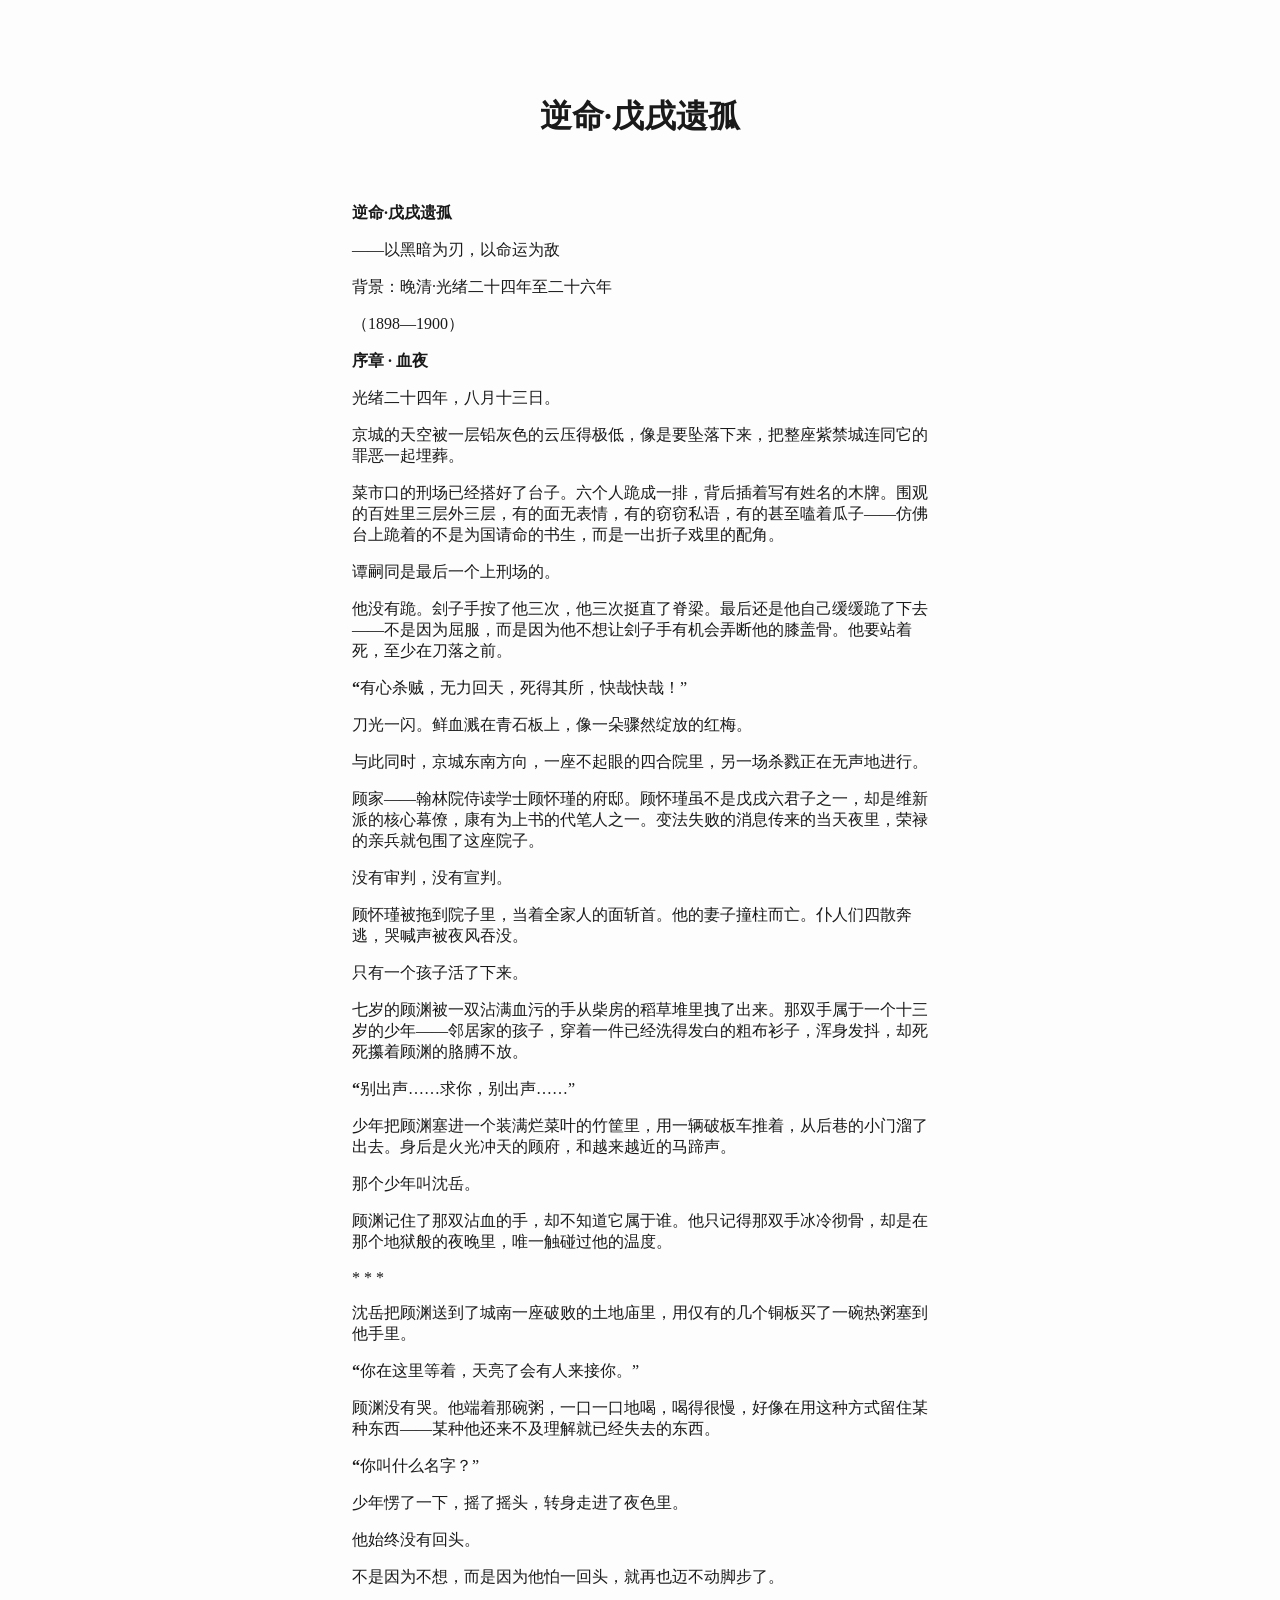
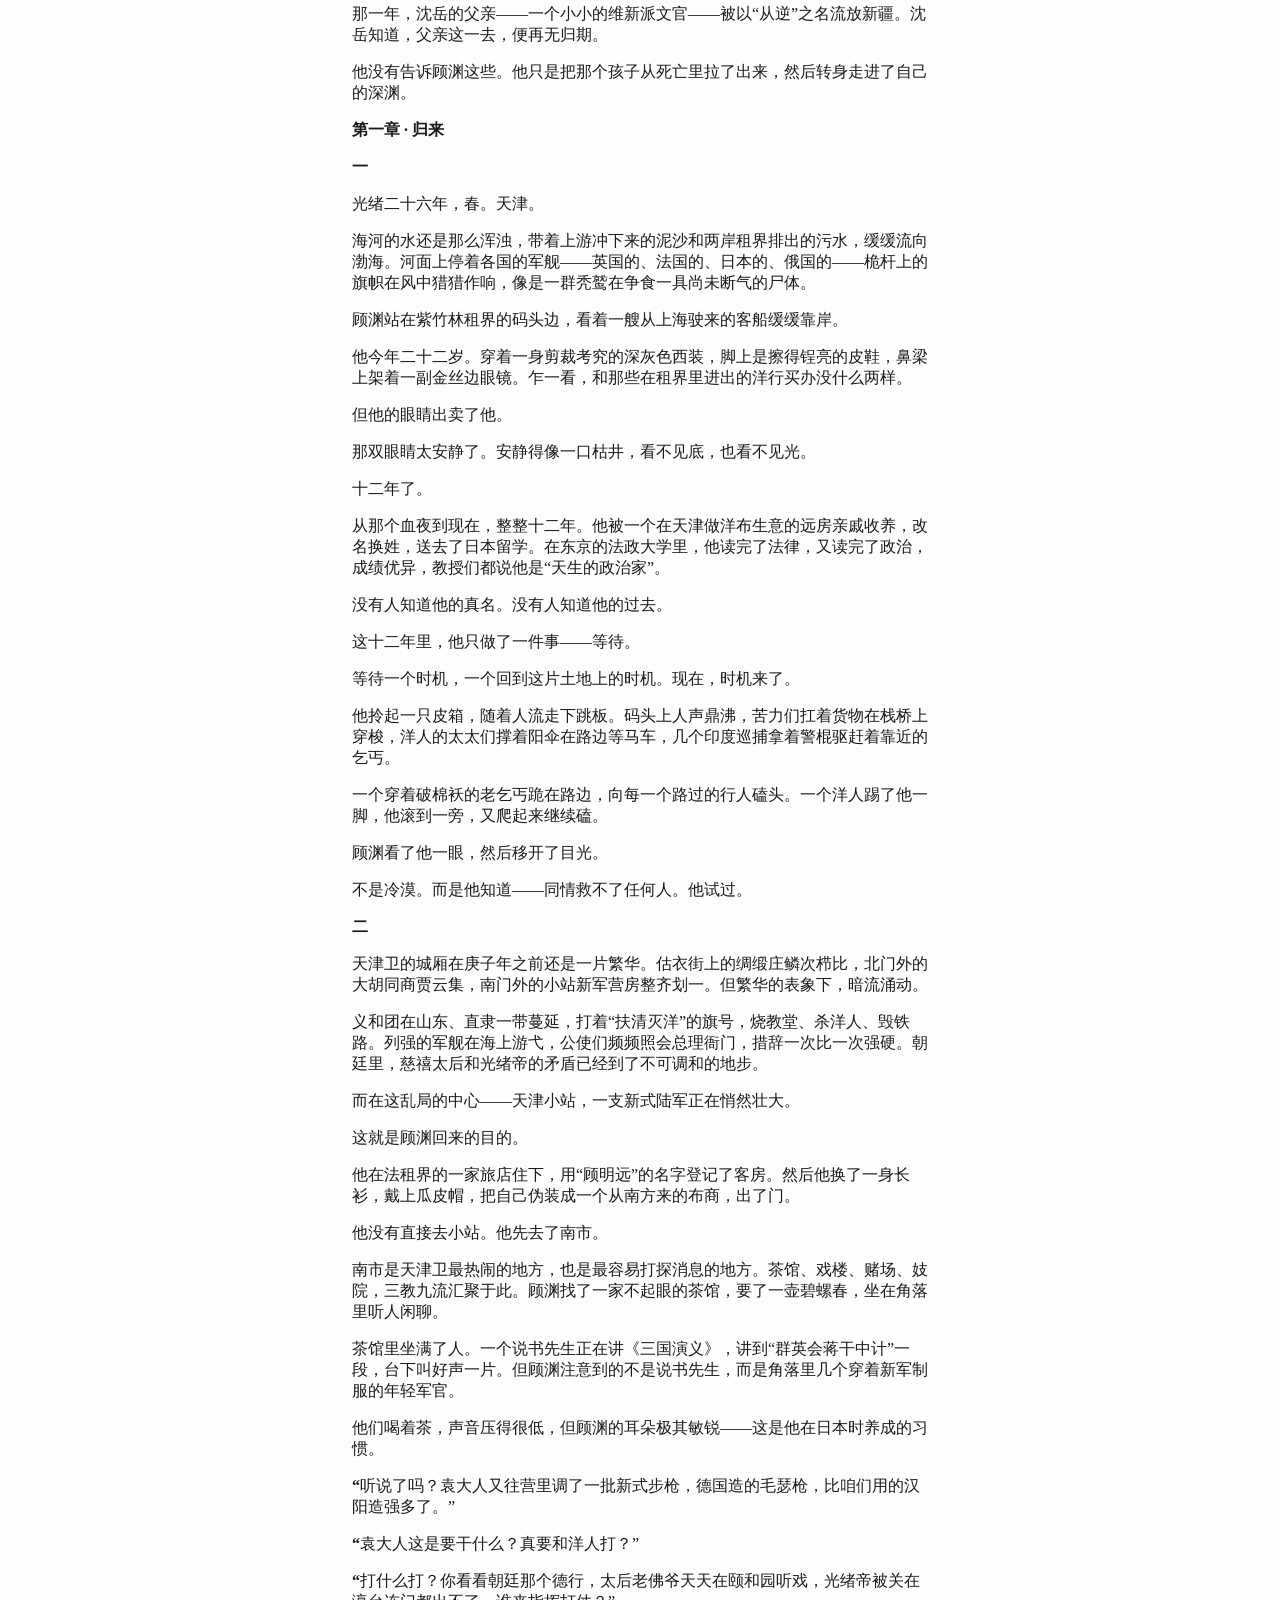
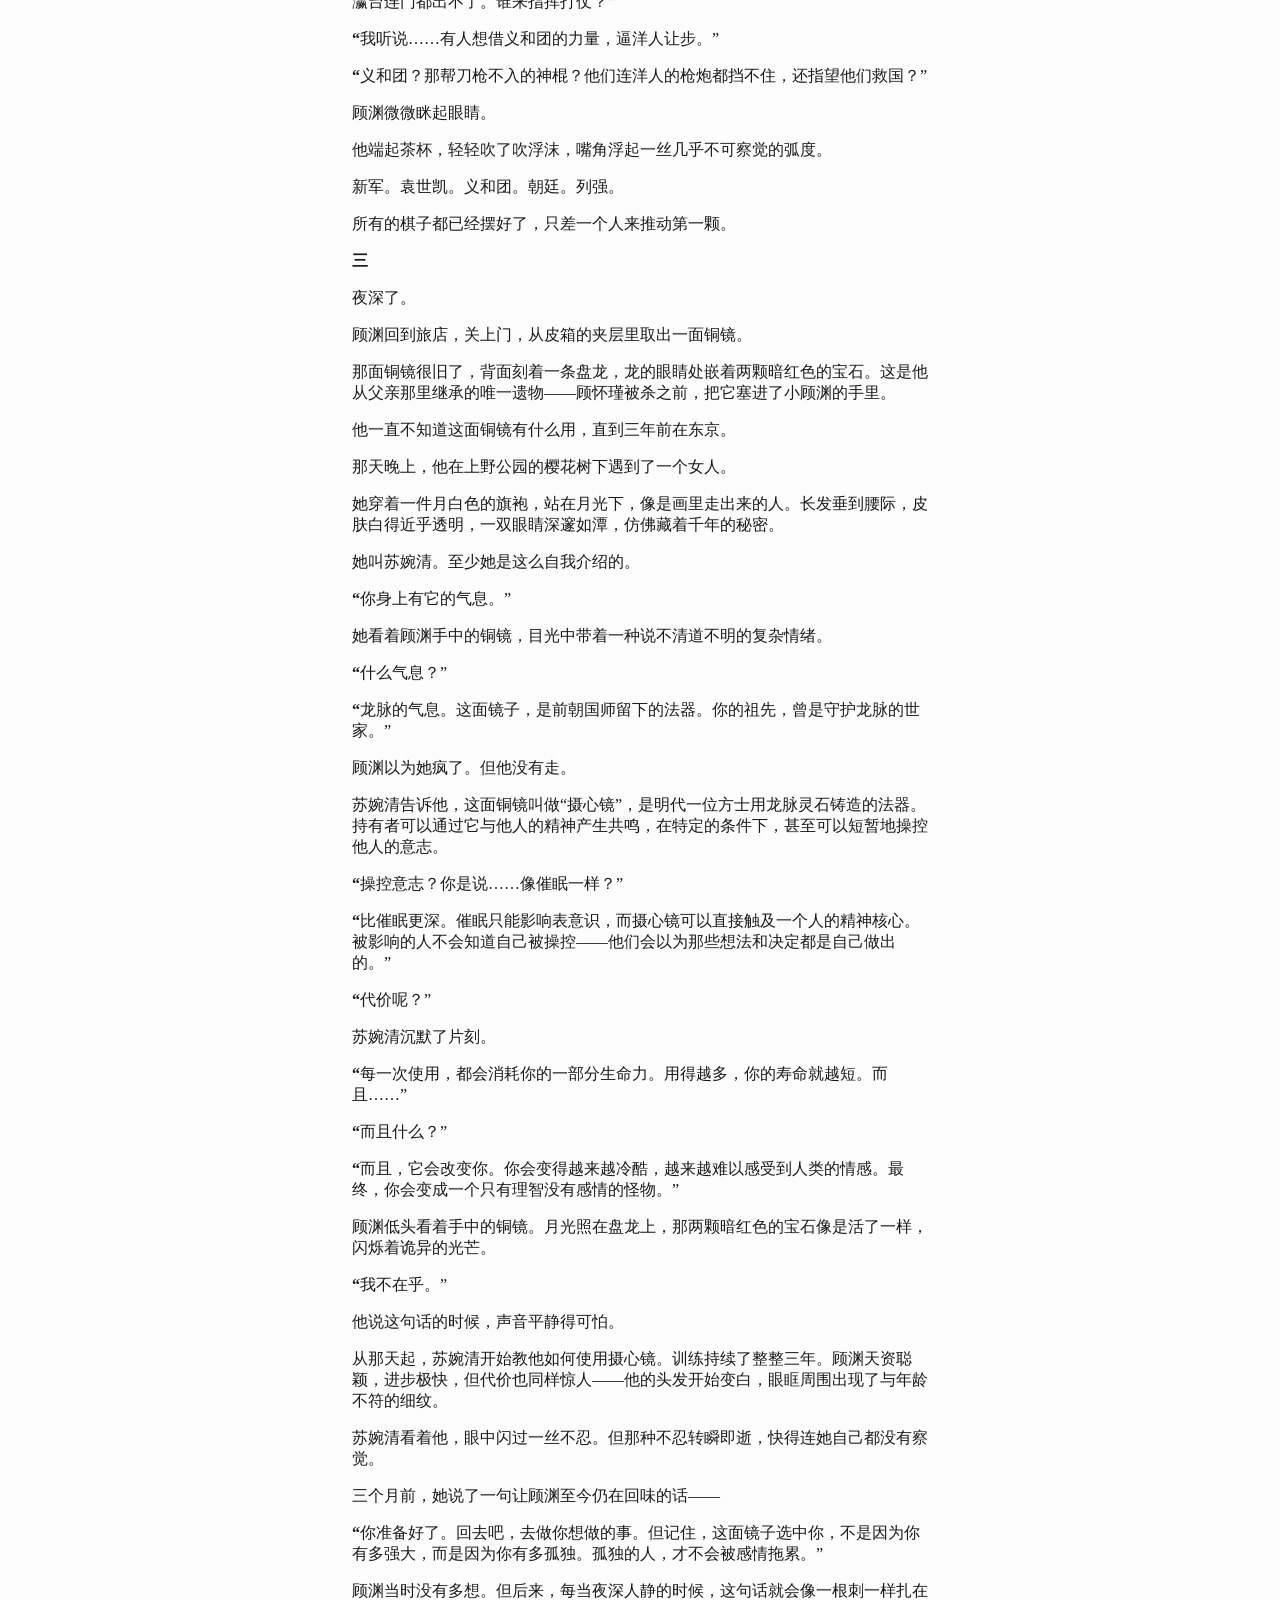
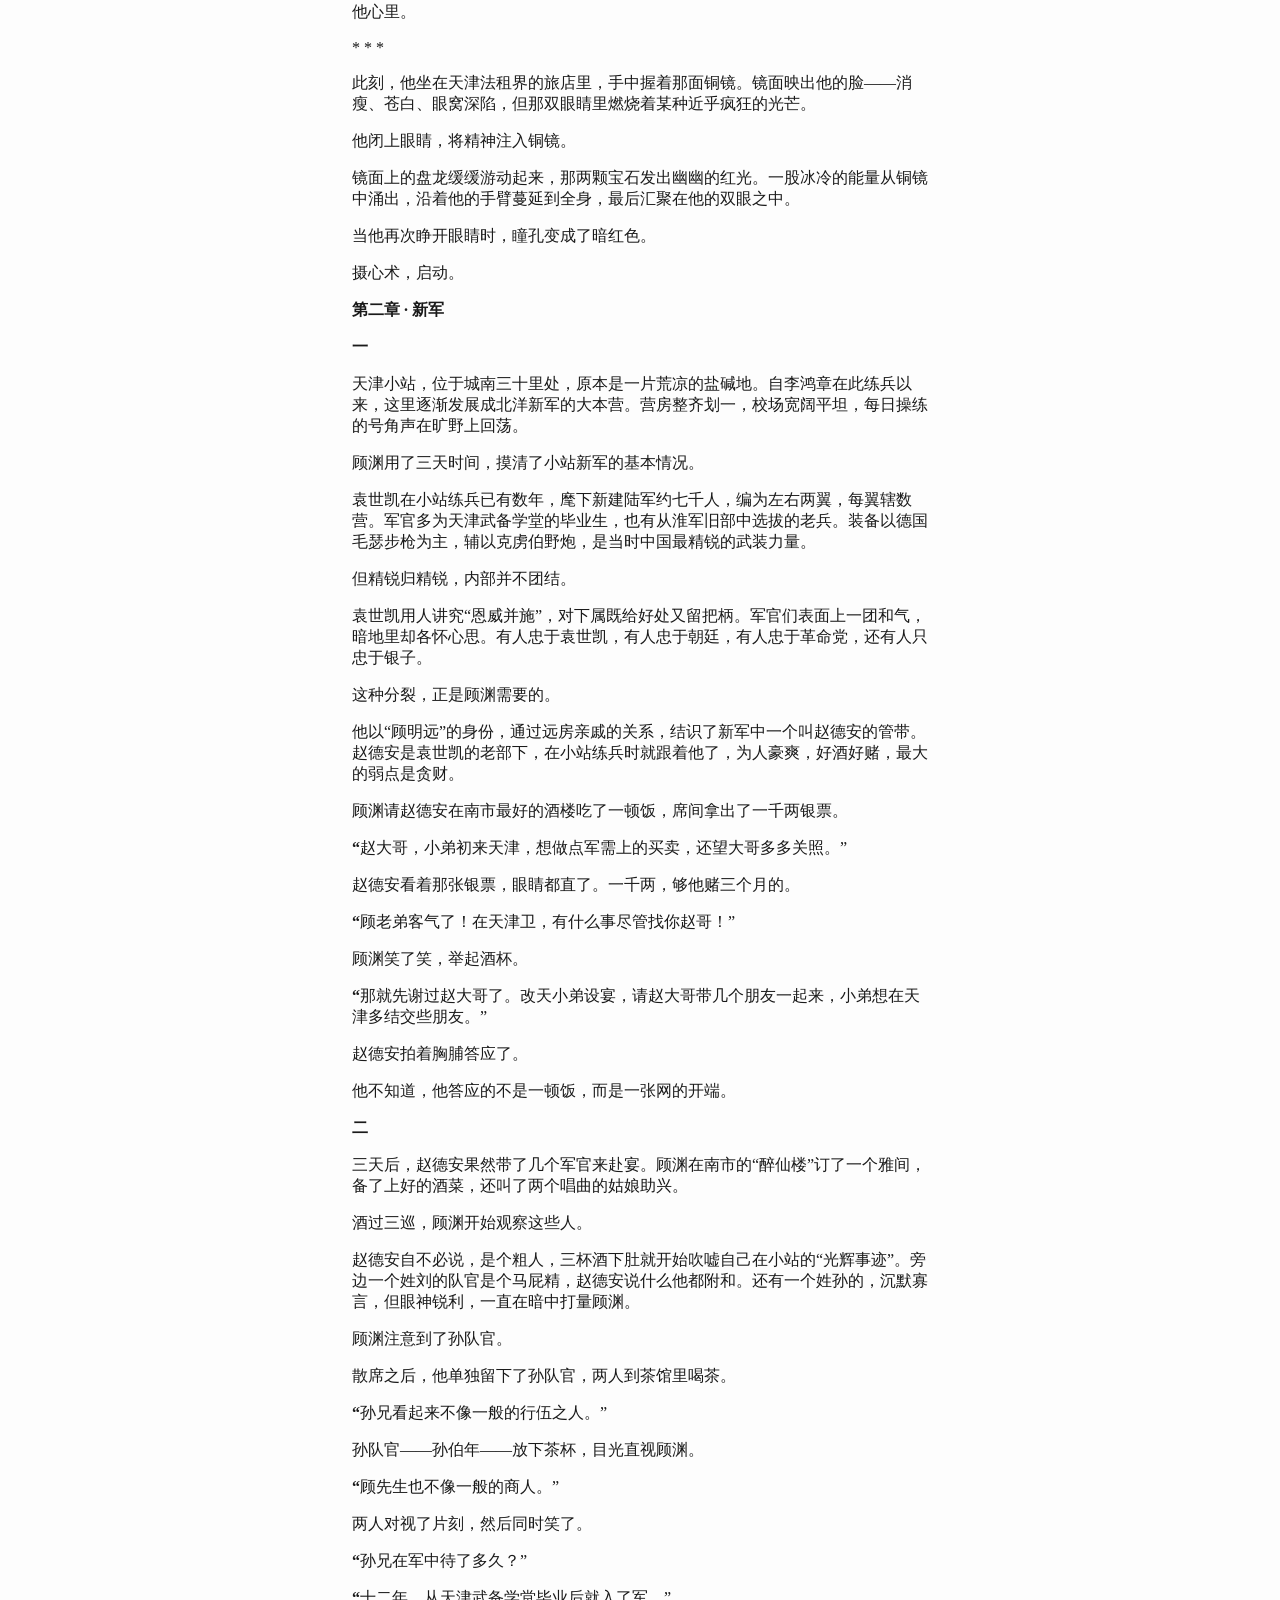
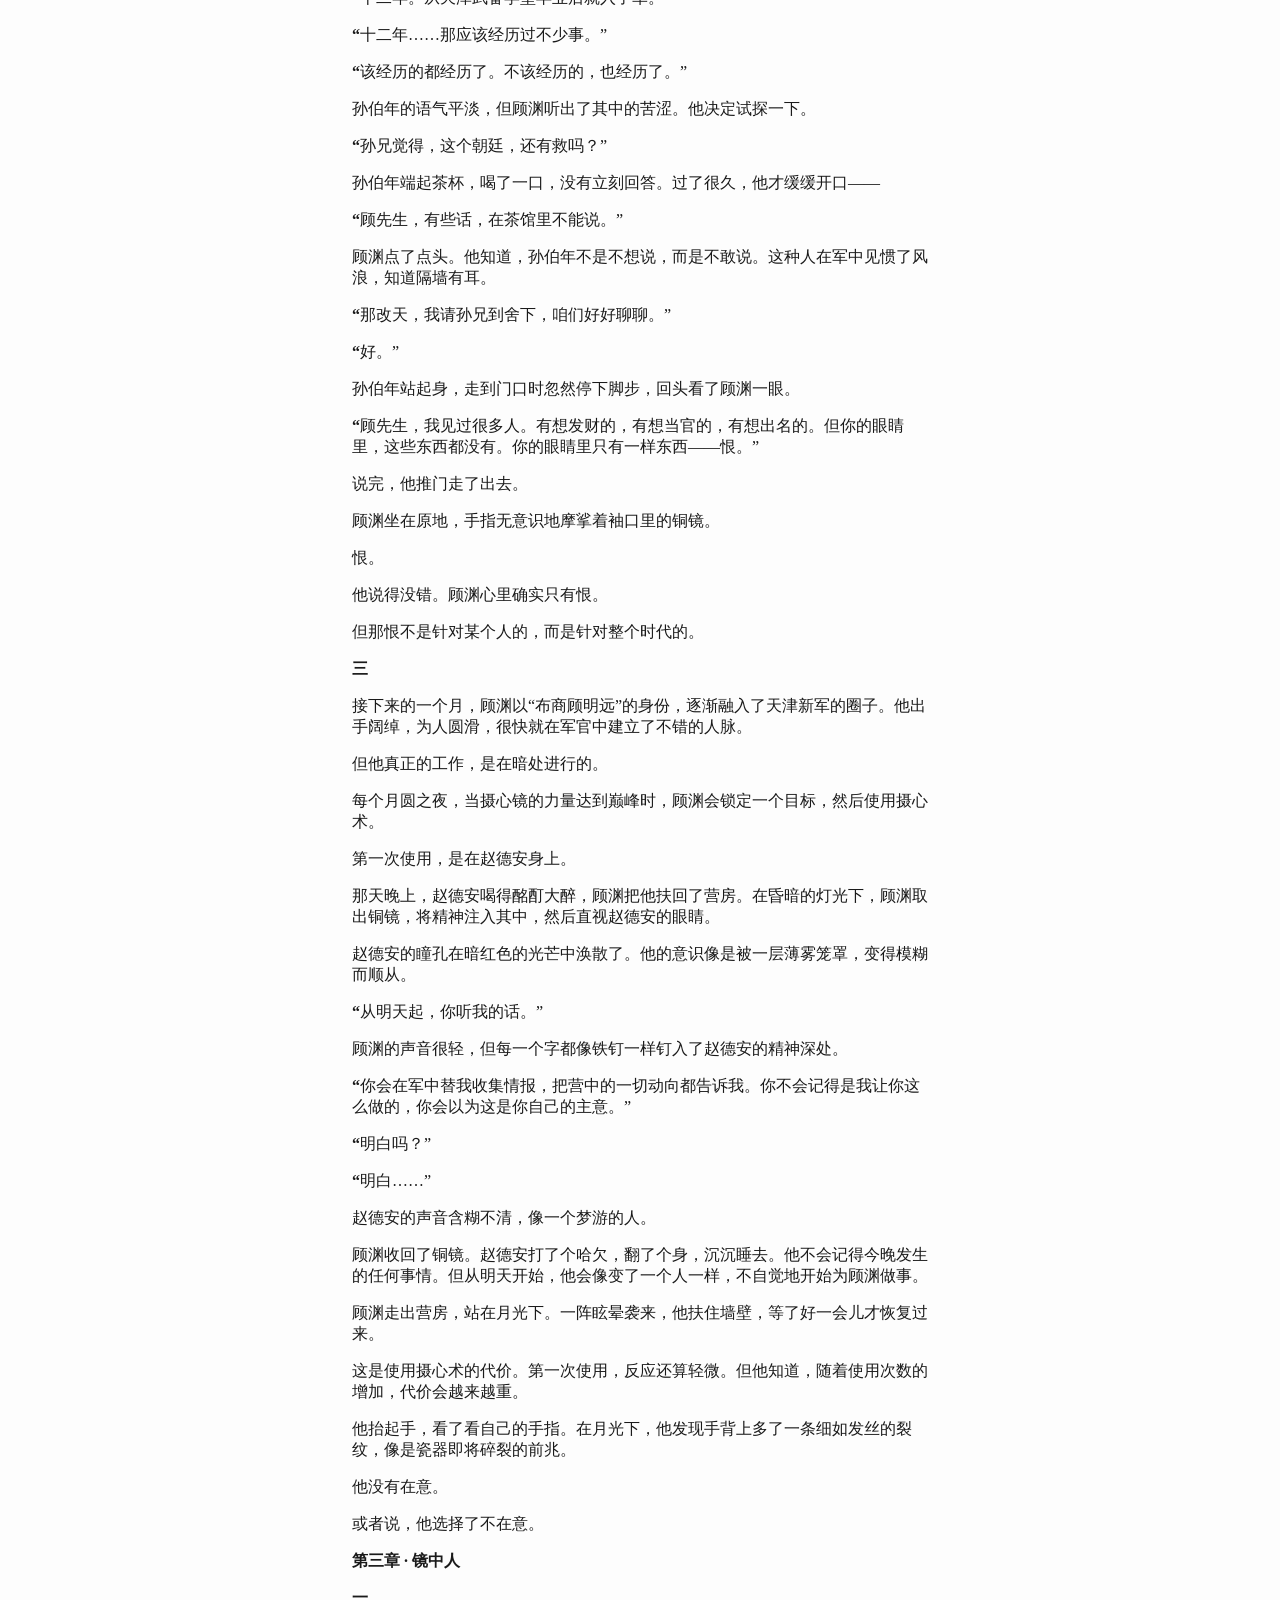
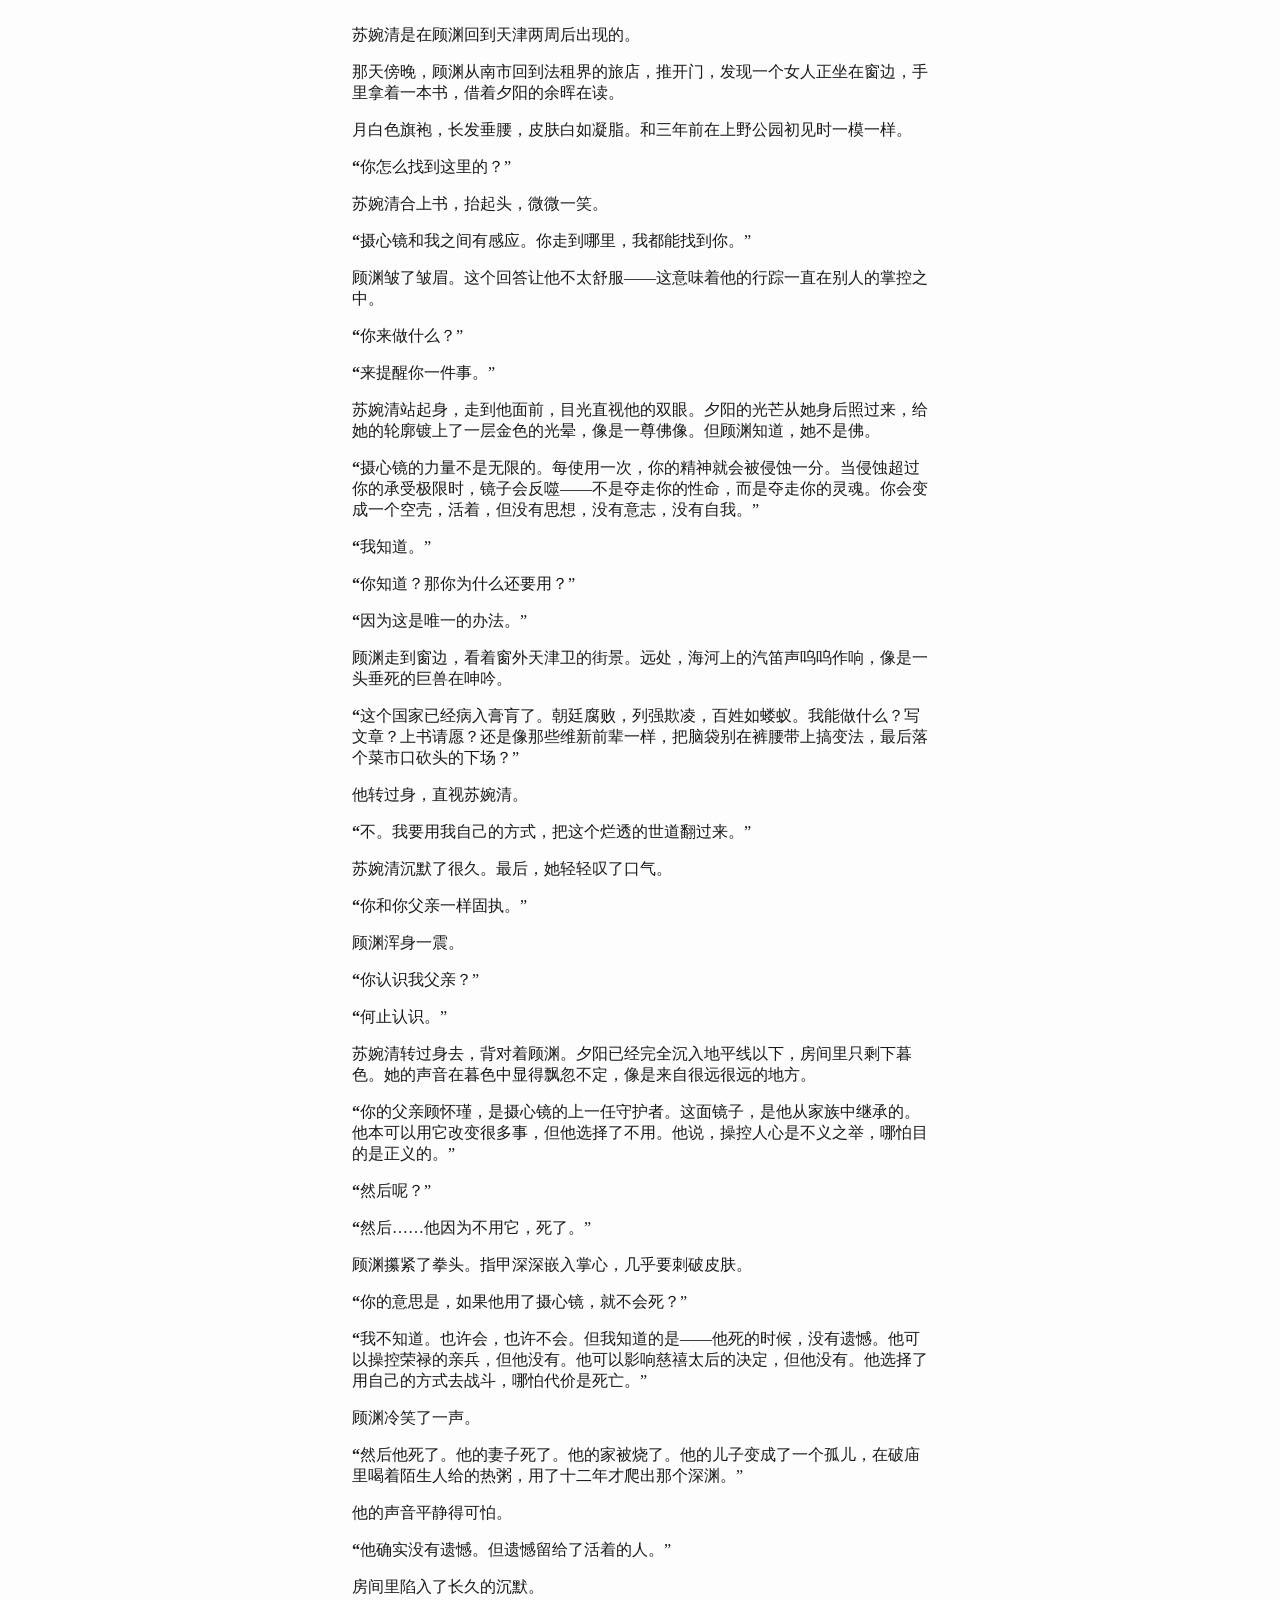
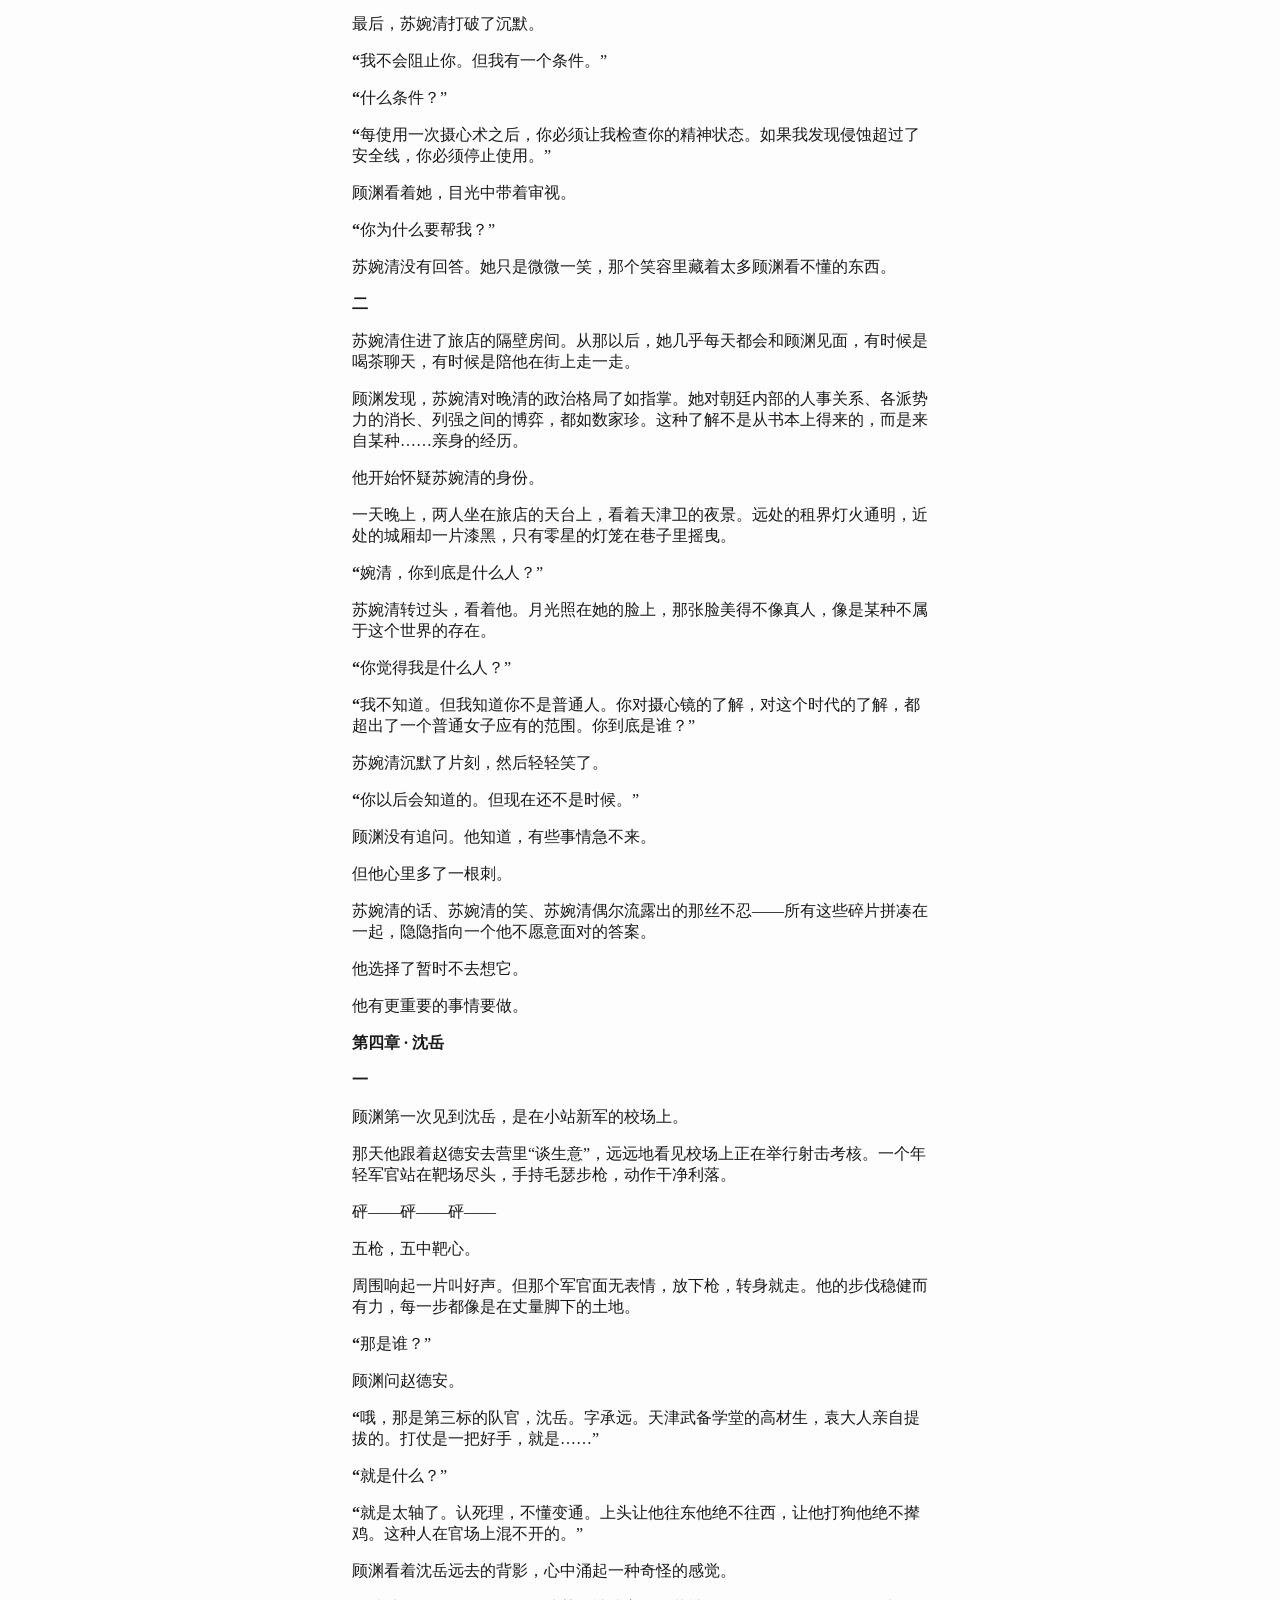
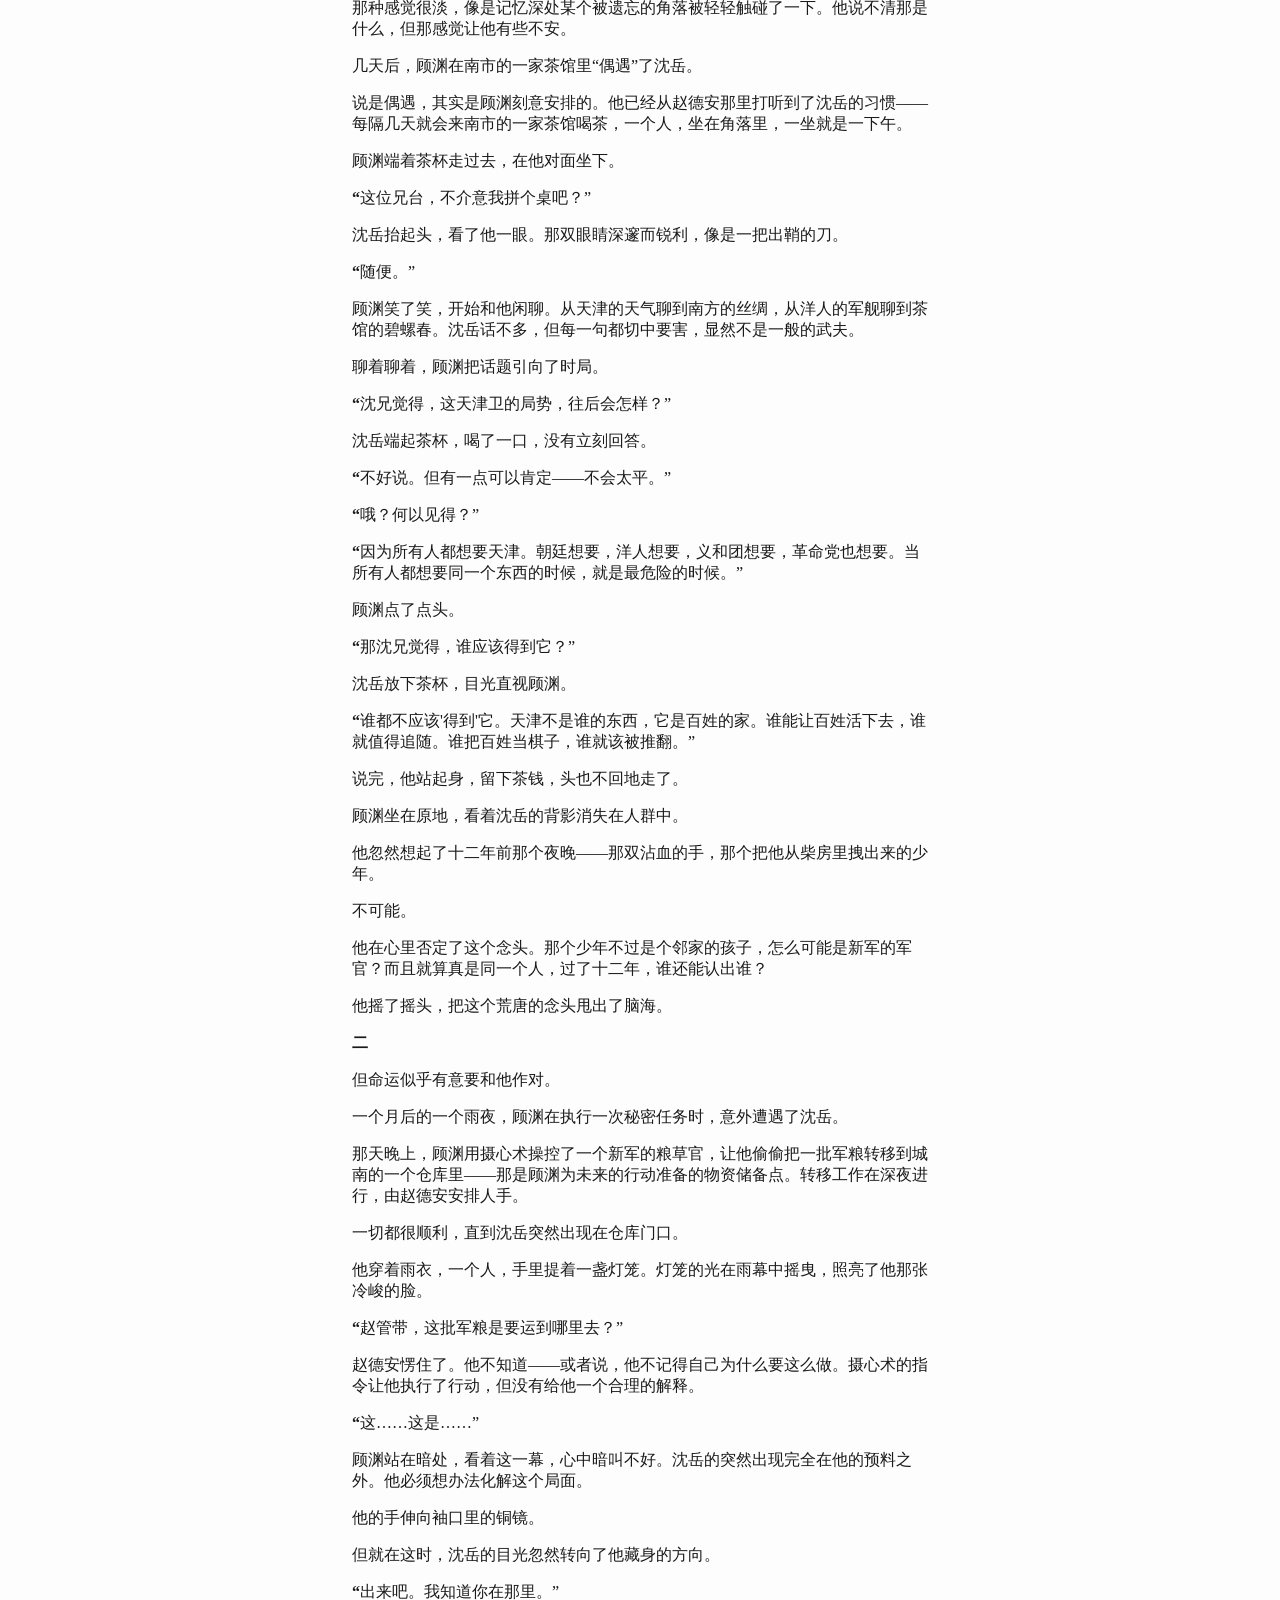
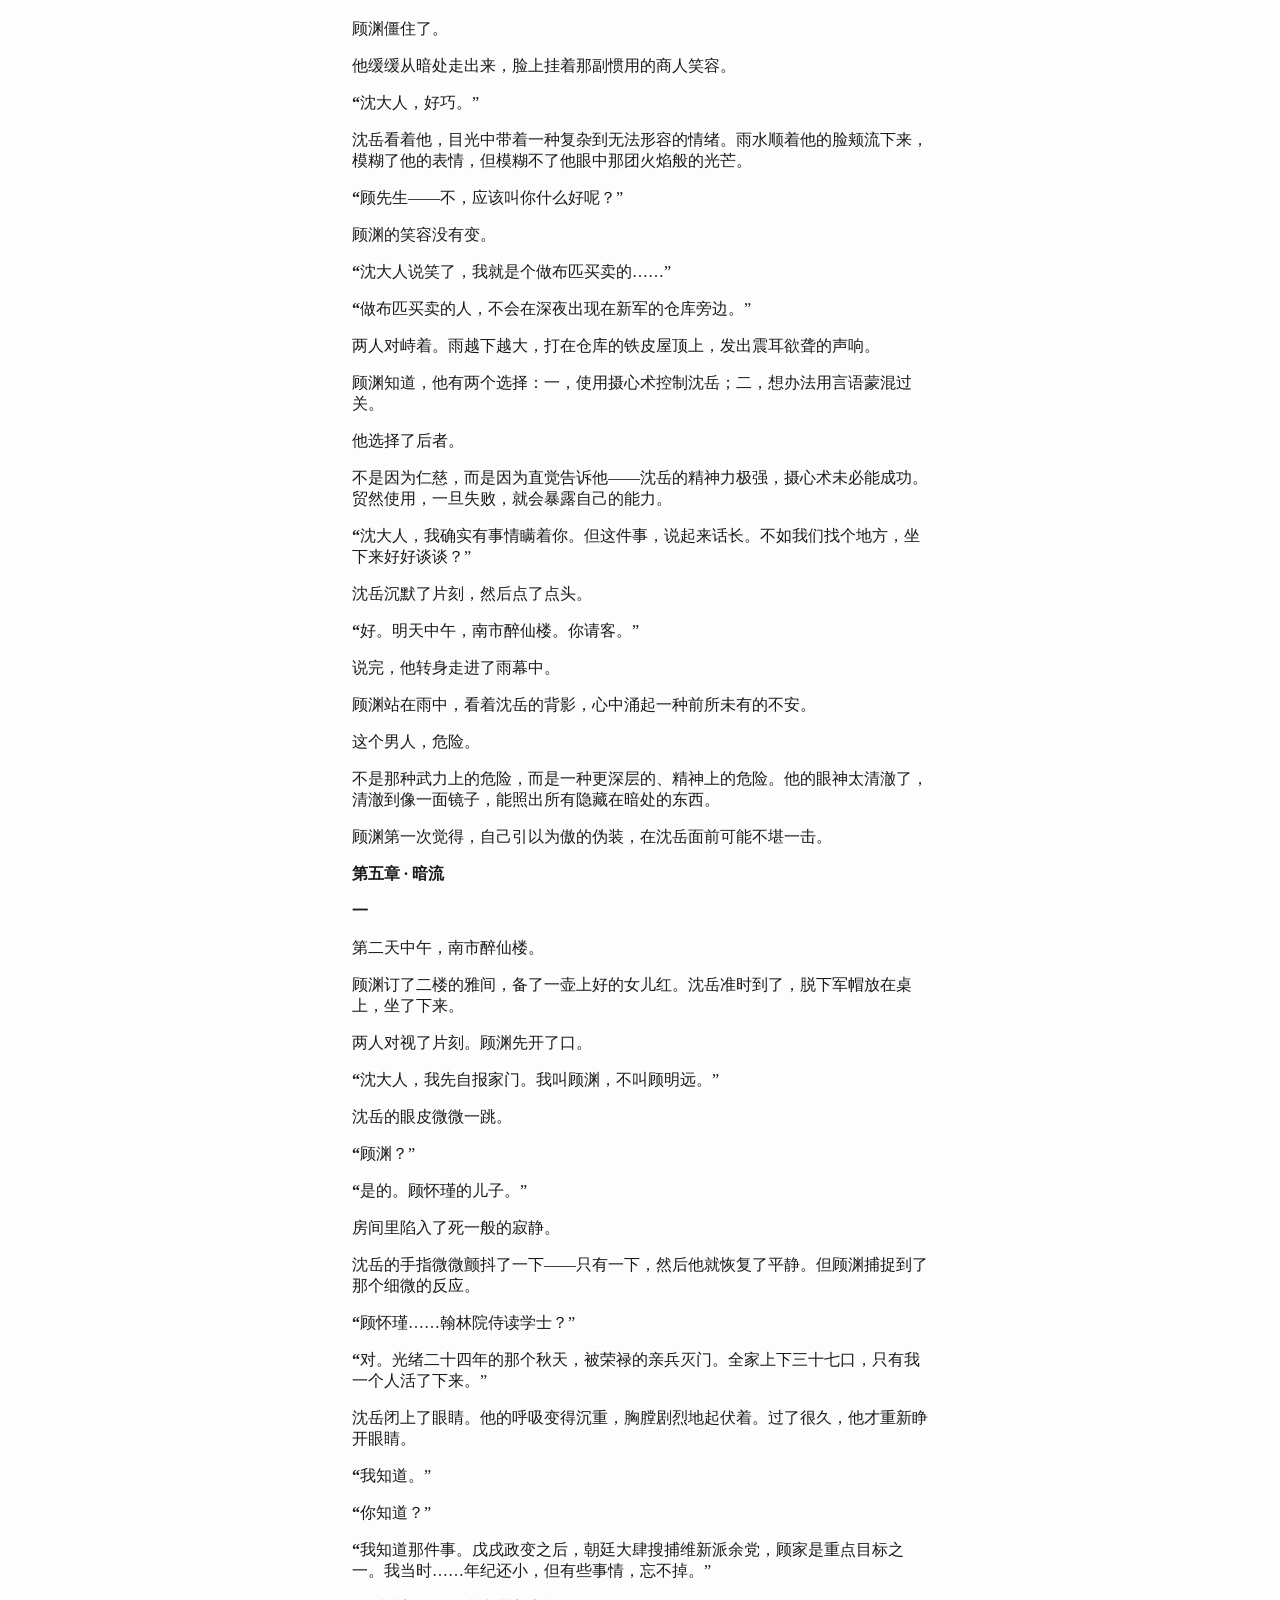
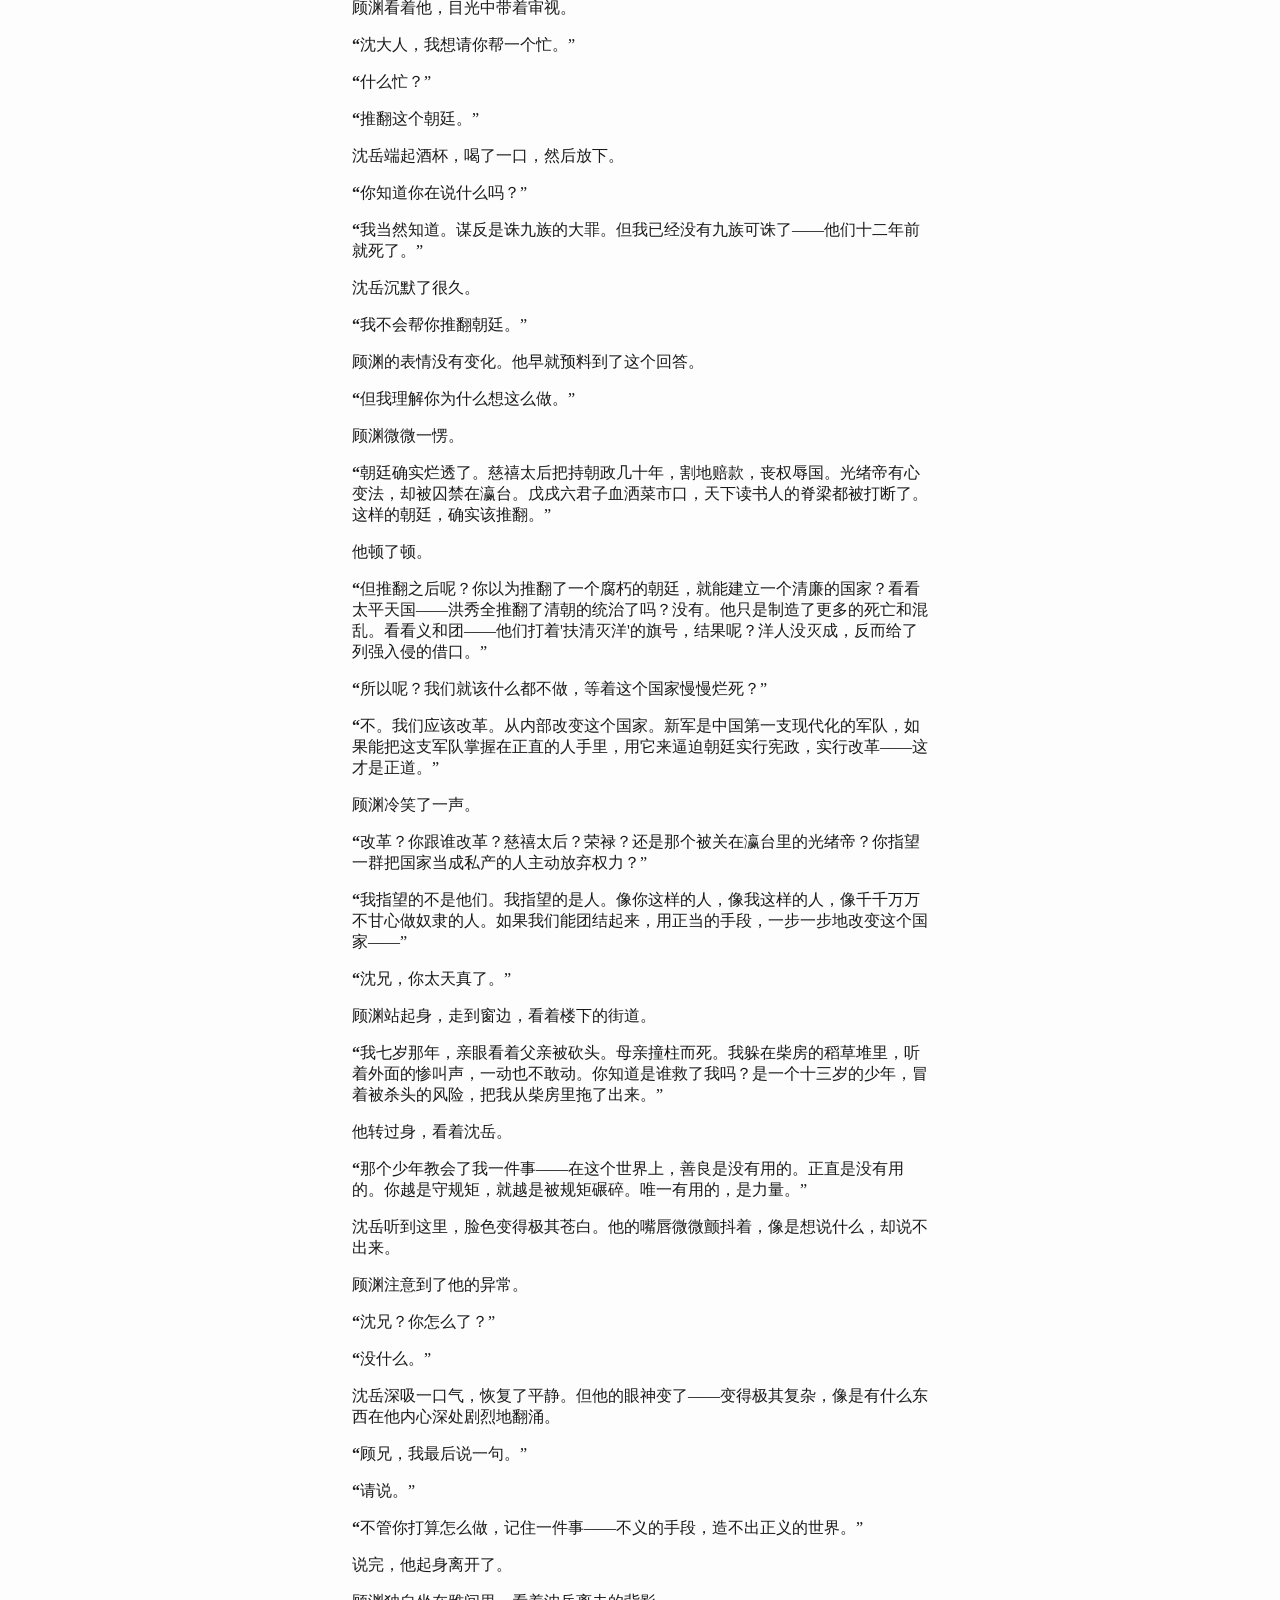
<file: novel.html>
<!DOCTYPE html>
<html xmlns="http://www.w3.org/1999/xhtml">
<head>
  <meta charset="utf-8" />
  <meta name="generator" content="pandoc" />
  <meta name="viewport" content="width=device-width, initial-scale=1.0, user-scalable=yes" />
  <title>逆命·戊戌遗孤</title>
  <style>
    /* Default styles provided by pandoc.
    ** See https://pandoc.org/MANUAL.html#variables-for-html for config info.
    */
    html {
      color: #1a1a1a;
      background-color: #fdfdfd;
    }
    body {
      margin: 0 auto;
      max-width: 36em;
      padding-left: 50px;
      padding-right: 50px;
      padding-top: 50px;
      padding-bottom: 50px;
      hyphens: auto;
      overflow-wrap: break-word;
      text-rendering: optimizeLegibility;
      font-kerning: normal;
    }
    @media (max-width: 600px) {
      body {
        font-size: 0.9em;
        padding: 12px;
      }
      h1 {
        font-size: 1.8em;
      }
    }
    @media print {
      html {
        background-color: white;
      }
      body {
        background-color: transparent;
        color: black;
        font-size: 12pt;
      }
      p, h2, h3 {
        orphans: 3;
        widows: 3;
      }
      h2, h3, h4 {
        page-break-after: avoid;
      }
    }
    p {
      margin: 1em 0;
    }
    a {
      color: #1a1a1a;
    }
    a:visited {
      color: #1a1a1a;
    }
    img {
      max-width: 100%;
    }
    svg {
      height: auto;
      max-width: 100%;
    }
    h1, h2, h3, h4, h5, h6 {
      margin-top: 1.4em;
    }
    h5, h6 {
      font-size: 1em;
      font-style: italic;
    }
    h6 {
      font-weight: normal;
    }
    ol, ul {
      padding-left: 1.7em;
      margin-top: 1em;
    }
    li > ol, li > ul {
      margin-top: 0;
    }
    blockquote {
      margin: 1em 0 1em 1.7em;
      padding-left: 1em;
      border-left: 2px solid #e6e6e6;
      color: #606060;
    }
    code {
      white-space: pre-wrap;
      font-family: Menlo, Monaco, Consolas, 'Lucida Console', monospace;
      font-size: 85%;
      margin: 0;
      hyphens: manual;
    }
    pre {
      margin: 1em 0;
      overflow: auto;
    }
    pre code {
      padding: 0;
      overflow: visible;
      overflow-wrap: normal;
    }
    .sourceCode {
     background-color: transparent;
     overflow: visible;
    }
    hr {
      border: none;
      border-top: 1px solid #1a1a1a;
      height: 1px;
      margin: 1em 0;
    }
    table {
      margin: 1em 0;
      border-collapse: collapse;
      width: 100%;
      overflow-x: auto;
      display: block;
      font-variant-numeric: lining-nums tabular-nums;
    }
    table caption {
      margin-bottom: 0.75em;
    }
    tbody {
      margin-top: 0.5em;
      border-top: 1px solid #1a1a1a;
      border-bottom: 1px solid #1a1a1a;
    }
    th {
      border-top: 1px solid #1a1a1a;
      padding: 0.25em 0.5em 0.25em 0.5em;
    }
    td {
      padding: 0.125em 0.5em 0.25em 0.5em;
    }
    header {
      margin-bottom: 4em;
      text-align: center;
    }
    #TOC li {
      list-style: none;
    }
    #TOC ul {
      padding-left: 1.3em;
    }
    #TOC > ul {
      padding-left: 0;
    }
    #TOC a:not(:hover) {
      text-decoration: none;
    }
    span.smallcaps{font-variant: small-caps;}
    div.columns{display: flex; gap: min(4vw, 1.5em);}
    div.column{flex: auto; overflow-x: auto;}
    div.hanging-indent{margin-left: 1.5em; text-indent: -1.5em;}
    /* The extra [class] is a hack that increases specificity enough to
       override a similar rule in reveal.js */
    ul.task-list[class]{list-style: none;}
    ul.task-list li input[type="checkbox"] {
      font-size: inherit;
      width: 0.8em;
      margin: 0 0.8em 0.2em -1.6em;
      vertical-align: middle;
    }
    .display.math{display: block; text-align: center; margin: 0.5rem auto;}
  </style>
</head>
<body>
<header id="title-block-header">
<h1 class="title">逆命·戊戌遗孤</h1>
</header>
<p><strong>逆命·戊戌遗孤</strong></p>
<p>——以黑暗为刃，以命运为敌</p>
<p>背景：晚清·光绪二十四年至二十六年</p>
<p>（1898—1900）</p>
<p><strong>序章 · 血夜</strong></p>
<p>光绪二十四年，八月十三日。</p>
<p>京城的天空被一层铅灰色的云压得极低，像是要坠落下来，把整座紫禁城连同它的罪恶一起埋葬。</p>
<p>菜市口的刑场已经搭好了台子。六个人跪成一排，背后插着写有姓名的木牌。围观的百姓里三层外三层，有的面无表情，有的窃窃私语，有的甚至嗑着瓜子——仿佛台上跪着的不是为国请命的书生，而是一出折子戏里的配角。</p>
<p>谭嗣同是最后一个上刑场的。</p>
<p>他没有跪。刽子手按了他三次，他三次挺直了脊梁。最后还是他自己缓缓跪了下去——不是因为屈服，而是因为他不想让刽子手有机会弄断他的膝盖骨。他要站着死，至少在刀落之前。</p>
<p><strong>“</strong>有心杀贼，无力回天，死得其所，快哉快哉！”</p>
<p>刀光一闪。鲜血溅在青石板上，像一朵骤然绽放的红梅。</p>
<p>与此同时，京城东南方向，一座不起眼的四合院里，另一场杀戮正在无声地进行。</p>
<p>顾家——翰林院侍读学士顾怀瑾的府邸。顾怀瑾虽不是戊戌六君子之一，却是维新派的核心幕僚，康有为上书的代笔人之一。变法失败的消息传来的当天夜里，荣禄的亲兵就包围了这座院子。</p>
<p>没有审判，没有宣判。</p>
<p>顾怀瑾被拖到院子里，当着全家人的面斩首。他的妻子撞柱而亡。仆人们四散奔逃，哭喊声被夜风吞没。</p>
<p>只有一个孩子活了下来。</p>
<p>七岁的顾渊被一双沾满血污的手从柴房的稻草堆里拽了出来。那双手属于一个十三岁的少年——邻居家的孩子，穿着一件已经洗得发白的粗布衫子，浑身发抖，却死死攥着顾渊的胳膊不放。</p>
<p><strong>“</strong>别出声……求你，别出声……”</p>
<p>少年把顾渊塞进一个装满烂菜叶的竹筐里，用一辆破板车推着，从后巷的小门溜了出去。身后是火光冲天的顾府，和越来越近的马蹄声。</p>
<p>那个少年叫沈岳。</p>
<p>顾渊记住了那双沾血的手，却不知道它属于谁。他只记得那双手冰冷彻骨，却是在那个地狱般的夜晚里，唯一触碰过他的温度。</p>
<p>* * *</p>
<p>沈岳把顾渊送到了城南一座破败的土地庙里，用仅有的几个铜板买了一碗热粥塞到他手里。</p>
<p><strong>“</strong>你在这里等着，天亮了会有人来接你。”</p>
<p>顾渊没有哭。他端着那碗粥，一口一口地喝，喝得很慢，好像在用这种方式留住某种东西——某种他还来不及理解就已经失去的东西。</p>
<p><strong>“</strong>你叫什么名字？”</p>
<p>少年愣了一下，摇了摇头，转身走进了夜色里。</p>
<p>他始终没有回头。</p>
<p>不是因为不想，而是因为他怕一回头，就再也迈不动脚步了。</p>
<p>那一年，沈岳的父亲——一个小小的维新派文官——被以“从逆”之名流放新疆。沈岳知道，父亲这一去，便再无归期。</p>
<p>他没有告诉顾渊这些。他只是把那个孩子从死亡里拉了出来，然后转身走进了自己的深渊。</p>
<p><strong>第一章 · 归来</strong></p>
<p><strong>一</strong></p>
<p>光绪二十六年，春。天津。</p>
<p>海河的水还是那么浑浊，带着上游冲下来的泥沙和两岸租界排出的污水，缓缓流向渤海。河面上停着各国的军舰——英国的、法国的、日本的、俄国的——桅杆上的旗帜在风中猎猎作响，像是一群秃鹫在争食一具尚未断气的尸体。</p>
<p>顾渊站在紫竹林租界的码头边，看着一艘从上海驶来的客船缓缓靠岸。</p>
<p>他今年二十二岁。穿着一身剪裁考究的深灰色西装，脚上是擦得锃亮的皮鞋，鼻梁上架着一副金丝边眼镜。乍一看，和那些在租界里进出的洋行买办没什么两样。</p>
<p>但他的眼睛出卖了他。</p>
<p>那双眼睛太安静了。安静得像一口枯井，看不见底，也看不见光。</p>
<p>十二年了。</p>
<p>从那个血夜到现在，整整十二年。他被一个在天津做洋布生意的远房亲戚收养，改名换姓，送去了日本留学。在东京的法政大学里，他读完了法律，又读完了政治，成绩优异，教授们都说他是“天生的政治家”。</p>
<p>没有人知道他的真名。没有人知道他的过去。</p>
<p>这十二年里，他只做了一件事——等待。</p>
<p>等待一个时机，一个回到这片土地上的时机。现在，时机来了。</p>
<p>他拎起一只皮箱，随着人流走下跳板。码头上人声鼎沸，苦力们扛着货物在栈桥上穿梭，洋人的太太们撑着阳伞在路边等马车，几个印度巡捕拿着警棍驱赶着靠近的乞丐。</p>
<p>一个穿着破棉袄的老乞丐跪在路边，向每一个路过的行人磕头。一个洋人踢了他一脚，他滚到一旁，又爬起来继续磕。</p>
<p>顾渊看了他一眼，然后移开了目光。</p>
<p>不是冷漠。而是他知道——同情救不了任何人。他试过。</p>
<p><strong>二</strong></p>
<p>天津卫的城厢在庚子年之前还是一片繁华。估衣街上的绸缎庄鳞次栉比，北门外的大胡同商贾云集，南门外的小站新军营房整齐划一。但繁华的表象下，暗流涌动。</p>
<p>义和团在山东、直隶一带蔓延，打着“扶清灭洋”的旗号，烧教堂、杀洋人、毁铁路。列强的军舰在海上游弋，公使们频频照会总理衙门，措辞一次比一次强硬。朝廷里，慈禧太后和光绪帝的矛盾已经到了不可调和的地步。</p>
<p>而在这乱局的中心——天津小站，一支新式陆军正在悄然壮大。</p>
<p>这就是顾渊回来的目的。</p>
<p>他在法租界的一家旅店住下，用“顾明远”的名字登记了客房。然后他换了一身长衫，戴上瓜皮帽，把自己伪装成一个从南方来的布商，出了门。</p>
<p>他没有直接去小站。他先去了南市。</p>
<p>南市是天津卫最热闹的地方，也是最容易打探消息的地方。茶馆、戏楼、赌场、妓院，三教九流汇聚于此。顾渊找了一家不起眼的茶馆，要了一壶碧螺春，坐在角落里听人闲聊。</p>
<p>茶馆里坐满了人。一个说书先生正在讲《三国演义》，讲到“群英会蒋干中计”一段，台下叫好声一片。但顾渊注意到的不是说书先生，而是角落里几个穿着新军制服的年轻军官。</p>
<p>他们喝着茶，声音压得很低，但顾渊的耳朵极其敏锐——这是他在日本时养成的习惯。</p>
<p><strong>“</strong>听说了吗？袁大人又往营里调了一批新式步枪，德国造的毛瑟枪，比咱们用的汉阳造强多了。”</p>
<p><strong>“</strong>袁大人这是要干什么？真要和洋人打？”</p>
<p><strong>“</strong>打什么打？你看看朝廷那个德行，太后老佛爷天天在颐和园听戏，光绪帝被关在瀛台连门都出不了。谁来指挥打仗？”</p>
<p><strong>“</strong>我听说……有人想借义和团的力量，逼洋人让步。”</p>
<p><strong>“</strong>义和团？那帮刀枪不入的神棍？他们连洋人的枪炮都挡不住，还指望他们救国？”</p>
<p>顾渊微微眯起眼睛。</p>
<p>他端起茶杯，轻轻吹了吹浮沫，嘴角浮起一丝几乎不可察觉的弧度。</p>
<p>新军。袁世凯。义和团。朝廷。列强。</p>
<p>所有的棋子都已经摆好了，只差一个人来推动第一颗。</p>
<p><strong>三</strong></p>
<p>夜深了。</p>
<p>顾渊回到旅店，关上门，从皮箱的夹层里取出一面铜镜。</p>
<p>那面铜镜很旧了，背面刻着一条盘龙，龙的眼睛处嵌着两颗暗红色的宝石。这是他从父亲那里继承的唯一遗物——顾怀瑾被杀之前，把它塞进了小顾渊的手里。</p>
<p>他一直不知道这面铜镜有什么用，直到三年前在东京。</p>
<p>那天晚上，他在上野公园的樱花树下遇到了一个女人。</p>
<p>她穿着一件月白色的旗袍，站在月光下，像是画里走出来的人。长发垂到腰际，皮肤白得近乎透明，一双眼睛深邃如潭，仿佛藏着千年的秘密。</p>
<p>她叫苏婉清。至少她是这么自我介绍的。</p>
<p><strong>“</strong>你身上有它的气息。”</p>
<p>她看着顾渊手中的铜镜，目光中带着一种说不清道不明的复杂情绪。</p>
<p><strong>“</strong>什么气息？”</p>
<p><strong>“</strong>龙脉的气息。这面镜子，是前朝国师留下的法器。你的祖先，曾是守护龙脉的世家。”</p>
<p>顾渊以为她疯了。但他没有走。</p>
<p>苏婉清告诉他，这面铜镜叫做“摄心镜”，是明代一位方士用龙脉灵石铸造的法器。持有者可以通过它与他人的精神产生共鸣，在特定的条件下，甚至可以短暂地操控他人的意志。</p>
<p><strong>“</strong>操控意志？你是说……像催眠一样？”</p>
<p><strong>“</strong>比催眠更深。催眠只能影响表意识，而摄心镜可以直接触及一个人的精神核心。被影响的人不会知道自己被操控——他们会以为那些想法和决定都是自己做出的。”</p>
<p><strong>“</strong>代价呢？”</p>
<p>苏婉清沉默了片刻。</p>
<p><strong>“</strong>每一次使用，都会消耗你的一部分生命力。用得越多，你的寿命就越短。而且……”</p>
<p><strong>“</strong>而且什么？”</p>
<p><strong>“</strong>而且，它会改变你。你会变得越来越冷酷，越来越难以感受到人类的情感。最终，你会变成一个只有理智没有感情的怪物。”</p>
<p>顾渊低头看着手中的铜镜。月光照在盘龙上，那两颗暗红色的宝石像是活了一样，闪烁着诡异的光芒。</p>
<p><strong>“</strong>我不在乎。”</p>
<p>他说这句话的时候，声音平静得可怕。</p>
<p>从那天起，苏婉清开始教他如何使用摄心镜。训练持续了整整三年。顾渊天资聪颖，进步极快，但代价也同样惊人——他的头发开始变白，眼眶周围出现了与年龄不符的细纹。</p>
<p>苏婉清看着他，眼中闪过一丝不忍。但那种不忍转瞬即逝，快得连她自己都没有察觉。</p>
<p>三个月前，她说了一句让顾渊至今仍在回味的话——</p>
<p><strong>“</strong>你准备好了。回去吧，去做你想做的事。但记住，这面镜子选中你，不是因为你有多强大，而是因为你有多孤独。孤独的人，才不会被感情拖累。”</p>
<p>顾渊当时没有多想。但后来，每当夜深人静的时候，这句话就会像一根刺一样扎在他心里。</p>
<p>* * *</p>
<p>此刻，他坐在天津法租界的旅店里，手中握着那面铜镜。镜面映出他的脸——消瘦、苍白、眼窝深陷，但那双眼睛里燃烧着某种近乎疯狂的光芒。</p>
<p>他闭上眼睛，将精神注入铜镜。</p>
<p>镜面上的盘龙缓缓游动起来，那两颗宝石发出幽幽的红光。一股冰冷的能量从铜镜中涌出，沿着他的手臂蔓延到全身，最后汇聚在他的双眼之中。</p>
<p>当他再次睁开眼睛时，瞳孔变成了暗红色。</p>
<p>摄心术，启动。</p>
<p><strong>第二章 · 新军</strong></p>
<p><strong>一</strong></p>
<p>天津小站，位于城南三十里处，原本是一片荒凉的盐碱地。自李鸿章在此练兵以来，这里逐渐发展成北洋新军的大本营。营房整齐划一，校场宽阔平坦，每日操练的号角声在旷野上回荡。</p>
<p>顾渊用了三天时间，摸清了小站新军的基本情况。</p>
<p>袁世凯在小站练兵已有数年，麾下新建陆军约七千人，编为左右两翼，每翼辖数营。军官多为天津武备学堂的毕业生，也有从淮军旧部中选拔的老兵。装备以德国毛瑟步枪为主，辅以克虏伯野炮，是当时中国最精锐的武装力量。</p>
<p>但精锐归精锐，内部并不团结。</p>
<p>袁世凯用人讲究“恩威并施”，对下属既给好处又留把柄。军官们表面上一团和气，暗地里却各怀心思。有人忠于袁世凯，有人忠于朝廷，有人忠于革命党，还有人只忠于银子。</p>
<p>这种分裂，正是顾渊需要的。</p>
<p>他以“顾明远”的身份，通过远房亲戚的关系，结识了新军中一个叫赵德安的管带。赵德安是袁世凯的老部下，在小站练兵时就跟着他了，为人豪爽，好酒好赌，最大的弱点是贪财。</p>
<p>顾渊请赵德安在南市最好的酒楼吃了一顿饭，席间拿出了一千两银票。</p>
<p><strong>“</strong>赵大哥，小弟初来天津，想做点军需上的买卖，还望大哥多多关照。”</p>
<p>赵德安看着那张银票，眼睛都直了。一千两，够他赌三个月的。</p>
<p><strong>“</strong>顾老弟客气了！在天津卫，有什么事尽管找你赵哥！”</p>
<p>顾渊笑了笑，举起酒杯。</p>
<p><strong>“</strong>那就先谢过赵大哥了。改天小弟设宴，请赵大哥带几个朋友一起来，小弟想在天津多结交些朋友。”</p>
<p>赵德安拍着胸脯答应了。</p>
<p>他不知道，他答应的不是一顿饭，而是一张网的开端。</p>
<p><strong>二</strong></p>
<p>三天后，赵德安果然带了几个军官来赴宴。顾渊在南市的“醉仙楼”订了一个雅间，备了上好的酒菜，还叫了两个唱曲的姑娘助兴。</p>
<p>酒过三巡，顾渊开始观察这些人。</p>
<p>赵德安自不必说，是个粗人，三杯酒下肚就开始吹嘘自己在小站的“光辉事迹”。旁边一个姓刘的队官是个马屁精，赵德安说什么他都附和。还有一个姓孙的，沉默寡言，但眼神锐利，一直在暗中打量顾渊。</p>
<p>顾渊注意到了孙队官。</p>
<p>散席之后，他单独留下了孙队官，两人到茶馆里喝茶。</p>
<p><strong>“</strong>孙兄看起来不像一般的行伍之人。”</p>
<p>孙队官——孙伯年——放下茶杯，目光直视顾渊。</p>
<p><strong>“</strong>顾先生也不像一般的商人。”</p>
<p>两人对视了片刻，然后同时笑了。</p>
<p><strong>“</strong>孙兄在军中待了多久？”</p>
<p><strong>“</strong>十二年。从天津武备学堂毕业后就入了军。”</p>
<p><strong>“</strong>十二年……那应该经历过不少事。”</p>
<p><strong>“</strong>该经历的都经历了。不该经历的，也经历了。”</p>
<p>孙伯年的语气平淡，但顾渊听出了其中的苦涩。他决定试探一下。</p>
<p><strong>“</strong>孙兄觉得，这个朝廷，还有救吗？”</p>
<p>孙伯年端起茶杯，喝了一口，没有立刻回答。过了很久，他才缓缓开口——</p>
<p><strong>“</strong>顾先生，有些话，在茶馆里不能说。”</p>
<p>顾渊点了点头。他知道，孙伯年不是不想说，而是不敢说。这种人在军中见惯了风浪，知道隔墙有耳。</p>
<p><strong>“</strong>那改天，我请孙兄到舍下，咱们好好聊聊。”</p>
<p><strong>“</strong>好。”</p>
<p>孙伯年站起身，走到门口时忽然停下脚步，回头看了顾渊一眼。</p>
<p><strong>“</strong>顾先生，我见过很多人。有想发财的，有想当官的，有想出名的。但你的眼睛里，这些东西都没有。你的眼睛里只有一样东西——恨。”</p>
<p>说完，他推门走了出去。</p>
<p>顾渊坐在原地，手指无意识地摩挲着袖口里的铜镜。</p>
<p>恨。</p>
<p>他说得没错。顾渊心里确实只有恨。</p>
<p>但那恨不是针对某个人的，而是针对整个时代的。</p>
<p><strong>三</strong></p>
<p>接下来的一个月，顾渊以“布商顾明远”的身份，逐渐融入了天津新军的圈子。他出手阔绰，为人圆滑，很快就在军官中建立了不错的人脉。</p>
<p>但他真正的工作，是在暗处进行的。</p>
<p>每个月圆之夜，当摄心镜的力量达到巅峰时，顾渊会锁定一个目标，然后使用摄心术。</p>
<p>第一次使用，是在赵德安身上。</p>
<p>那天晚上，赵德安喝得酩酊大醉，顾渊把他扶回了营房。在昏暗的灯光下，顾渊取出铜镜，将精神注入其中，然后直视赵德安的眼睛。</p>
<p>赵德安的瞳孔在暗红色的光芒中涣散了。他的意识像是被一层薄雾笼罩，变得模糊而顺从。</p>
<p><strong>“</strong>从明天起，你听我的话。”</p>
<p>顾渊的声音很轻，但每一个字都像铁钉一样钉入了赵德安的精神深处。</p>
<p><strong>“</strong>你会在军中替我收集情报，把营中的一切动向都告诉我。你不会记得是我让你这么做的，你会以为这是你自己的主意。”</p>
<p><strong>“</strong>明白吗？”</p>
<p><strong>“</strong>明白……”</p>
<p>赵德安的声音含糊不清，像一个梦游的人。</p>
<p>顾渊收回了铜镜。赵德安打了个哈欠，翻了个身，沉沉睡去。他不会记得今晚发生的任何事情。但从明天开始，他会像变了一个人一样，不自觉地开始为顾渊做事。</p>
<p>顾渊走出营房，站在月光下。一阵眩晕袭来，他扶住墙壁，等了好一会儿才恢复过来。</p>
<p>这是使用摄心术的代价。第一次使用，反应还算轻微。但他知道，随着使用次数的增加，代价会越来越重。</p>
<p>他抬起手，看了看自己的手指。在月光下，他发现手背上多了一条细如发丝的裂纹，像是瓷器即将碎裂的前兆。</p>
<p>他没有在意。</p>
<p>或者说，他选择了不在意。</p>
<p><strong>第三章 · 镜中人</strong></p>
<p><strong>一</strong></p>
<p>苏婉清是在顾渊回到天津两周后出现的。</p>
<p>那天傍晚，顾渊从南市回到法租界的旅店，推开门，发现一个女人正坐在窗边，手里拿着一本书，借着夕阳的余晖在读。</p>
<p>月白色旗袍，长发垂腰，皮肤白如凝脂。和三年前在上野公园初见时一模一样。</p>
<p><strong>“</strong>你怎么找到这里的？”</p>
<p>苏婉清合上书，抬起头，微微一笑。</p>
<p><strong>“</strong>摄心镜和我之间有感应。你走到哪里，我都能找到你。”</p>
<p>顾渊皱了皱眉。这个回答让他不太舒服——这意味着他的行踪一直在别人的掌控之中。</p>
<p><strong>“</strong>你来做什么？”</p>
<p><strong>“</strong>来提醒你一件事。”</p>
<p>苏婉清站起身，走到他面前，目光直视他的双眼。夕阳的光芒从她身后照过来，给她的轮廓镀上了一层金色的光晕，像是一尊佛像。但顾渊知道，她不是佛。</p>
<p><strong>“</strong>摄心镜的力量不是无限的。每使用一次，你的精神就会被侵蚀一分。当侵蚀超过你的承受极限时，镜子会反噬——不是夺走你的性命，而是夺走你的灵魂。你会变成一个空壳，活着，但没有思想，没有意志，没有自我。”</p>
<p><strong>“</strong>我知道。”</p>
<p><strong>“</strong>你知道？那你为什么还要用？”</p>
<p><strong>“</strong>因为这是唯一的办法。”</p>
<p>顾渊走到窗边，看着窗外天津卫的街景。远处，海河上的汽笛声呜呜作响，像是一头垂死的巨兽在呻吟。</p>
<p><strong>“</strong>这个国家已经病入膏肓了。朝廷腐败，列强欺凌，百姓如蝼蚁。我能做什么？写文章？上书请愿？还是像那些维新前辈一样，把脑袋别在裤腰带上搞变法，最后落个菜市口砍头的下场？”</p>
<p>他转过身，直视苏婉清。</p>
<p><strong>“</strong>不。我要用我自己的方式，把这个烂透的世道翻过来。”</p>
<p>苏婉清沉默了很久。最后，她轻轻叹了口气。</p>
<p><strong>“</strong>你和你父亲一样固执。”</p>
<p>顾渊浑身一震。</p>
<p><strong>“</strong>你认识我父亲？”</p>
<p><strong>“</strong>何止认识。”</p>
<p>苏婉清转过身去，背对着顾渊。夕阳已经完全沉入地平线以下，房间里只剩下暮色。她的声音在暮色中显得飘忽不定，像是来自很远很远的地方。</p>
<p><strong>“</strong>你的父亲顾怀瑾，是摄心镜的上一任守护者。这面镜子，是他从家族中继承的。他本可以用它改变很多事，但他选择了不用。他说，操控人心是不义之举，哪怕目的是正义的。”</p>
<p><strong>“</strong>然后呢？”</p>
<p><strong>“</strong>然后……他因为不用它，死了。”</p>
<p>顾渊攥紧了拳头。指甲深深嵌入掌心，几乎要刺破皮肤。</p>
<p><strong>“</strong>你的意思是，如果他用了摄心镜，就不会死？”</p>
<p><strong>“</strong>我不知道。也许会，也许不会。但我知道的是——他死的时候，没有遗憾。他可以操控荣禄的亲兵，但他没有。他可以影响慈禧太后的决定，但他没有。他选择了用自己的方式去战斗，哪怕代价是死亡。”</p>
<p>顾渊冷笑了一声。</p>
<p><strong>“</strong>然后他死了。他的妻子死了。他的家被烧了。他的儿子变成了一个孤儿，在破庙里喝着陌生人给的热粥，用了十二年才爬出那个深渊。”</p>
<p>他的声音平静得可怕。</p>
<p><strong>“</strong>他确实没有遗憾。但遗憾留给了活着的人。”</p>
<p>房间里陷入了长久的沉默。</p>
<p>最后，苏婉清打破了沉默。</p>
<p><strong>“</strong>我不会阻止你。但我有一个条件。”</p>
<p><strong>“</strong>什么条件？”</p>
<p><strong>“</strong>每使用一次摄心术之后，你必须让我检查你的精神状态。如果我发现侵蚀超过了安全线，你必须停止使用。”</p>
<p>顾渊看着她，目光中带着审视。</p>
<p><strong>“</strong>你为什么要帮我？”</p>
<p>苏婉清没有回答。她只是微微一笑，那个笑容里藏着太多顾渊看不懂的东西。</p>
<p><strong>二</strong></p>
<p>苏婉清住进了旅店的隔壁房间。从那以后，她几乎每天都会和顾渊见面，有时候是喝茶聊天，有时候是陪他在街上走一走。</p>
<p>顾渊发现，苏婉清对晚清的政治格局了如指掌。她对朝廷内部的人事关系、各派势力的消长、列强之间的博弈，都如数家珍。这种了解不是从书本上得来的，而是来自某种……亲身的经历。</p>
<p>他开始怀疑苏婉清的身份。</p>
<p>一天晚上，两人坐在旅店的天台上，看着天津卫的夜景。远处的租界灯火通明，近处的城厢却一片漆黑，只有零星的灯笼在巷子里摇曳。</p>
<p><strong>“</strong>婉清，你到底是什么人？”</p>
<p>苏婉清转过头，看着他。月光照在她的脸上，那张脸美得不像真人，像是某种不属于这个世界的存在。</p>
<p><strong>“</strong>你觉得我是什么人？”</p>
<p><strong>“</strong>我不知道。但我知道你不是普通人。你对摄心镜的了解，对这个时代的了解，都超出了一个普通女子应有的范围。你到底是谁？”</p>
<p>苏婉清沉默了片刻，然后轻轻笑了。</p>
<p><strong>“</strong>你以后会知道的。但现在还不是时候。”</p>
<p>顾渊没有追问。他知道，有些事情急不来。</p>
<p>但他心里多了一根刺。</p>
<p>苏婉清的话、苏婉清的笑、苏婉清偶尔流露出的那丝不忍——所有这些碎片拼凑在一起，隐隐指向一个他不愿意面对的答案。</p>
<p>他选择了暂时不去想它。</p>
<p>他有更重要的事情要做。</p>
<p><strong>第四章 · 沈岳</strong></p>
<p><strong>一</strong></p>
<p>顾渊第一次见到沈岳，是在小站新军的校场上。</p>
<p>那天他跟着赵德安去营里“谈生意”，远远地看见校场上正在举行射击考核。一个年轻军官站在靶场尽头，手持毛瑟步枪，动作干净利落。</p>
<p>砰——砰——砰——</p>
<p>五枪，五中靶心。</p>
<p>周围响起一片叫好声。但那个军官面无表情，放下枪，转身就走。他的步伐稳健而有力，每一步都像是在丈量脚下的土地。</p>
<p><strong>“</strong>那是谁？”</p>
<p>顾渊问赵德安。</p>
<p><strong>“</strong>哦，那是第三标的队官，沈岳。字承远。天津武备学堂的高材生，袁大人亲自提拔的。打仗是一把好手，就是……”</p>
<p><strong>“</strong>就是什么？”</p>
<p><strong>“</strong>就是太轴了。认死理，不懂变通。上头让他往东他绝不往西，让他打狗他绝不撵鸡。这种人在官场上混不开的。”</p>
<p>顾渊看着沈岳远去的背影，心中涌起一种奇怪的感觉。</p>
<p>那种感觉很淡，像是记忆深处某个被遗忘的角落被轻轻触碰了一下。他说不清那是什么，但那感觉让他有些不安。</p>
<p>几天后，顾渊在南市的一家茶馆里“偶遇”了沈岳。</p>
<p>说是偶遇，其实是顾渊刻意安排的。他已经从赵德安那里打听到了沈岳的习惯——每隔几天就会来南市的一家茶馆喝茶，一个人，坐在角落里，一坐就是一下午。</p>
<p>顾渊端着茶杯走过去，在他对面坐下。</p>
<p><strong>“</strong>这位兄台，不介意我拼个桌吧？”</p>
<p>沈岳抬起头，看了他一眼。那双眼睛深邃而锐利，像是一把出鞘的刀。</p>
<p><strong>“</strong>随便。”</p>
<p>顾渊笑了笑，开始和他闲聊。从天津的天气聊到南方的丝绸，从洋人的军舰聊到茶馆的碧螺春。沈岳话不多，但每一句都切中要害，显然不是一般的武夫。</p>
<p>聊着聊着，顾渊把话题引向了时局。</p>
<p><strong>“</strong>沈兄觉得，这天津卫的局势，往后会怎样？”</p>
<p>沈岳端起茶杯，喝了一口，没有立刻回答。</p>
<p><strong>“</strong>不好说。但有一点可以肯定——不会太平。”</p>
<p><strong>“</strong>哦？何以见得？”</p>
<p><strong>“</strong>因为所有人都想要天津。朝廷想要，洋人想要，义和团想要，革命党也想要。当所有人都想要同一个东西的时候，就是最危险的时候。”</p>
<p>顾渊点了点头。</p>
<p><strong>“</strong>那沈兄觉得，谁应该得到它？”</p>
<p>沈岳放下茶杯，目光直视顾渊。</p>
<p><strong>“</strong>谁都不应该'得到'它。天津不是谁的东西，它是百姓的家。谁能让百姓活下去，谁就值得追随。谁把百姓当棋子，谁就该被推翻。”</p>
<p>说完，他站起身，留下茶钱，头也不回地走了。</p>
<p>顾渊坐在原地，看着沈岳的背影消失在人群中。</p>
<p>他忽然想起了十二年前那个夜晚——那双沾血的手，那个把他从柴房里拽出来的少年。</p>
<p>不可能。</p>
<p>他在心里否定了这个念头。那个少年不过是个邻家的孩子，怎么可能是新军的军官？而且就算真是同一个人，过了十二年，谁还能认出谁？</p>
<p>他摇了摇头，把这个荒唐的念头甩出了脑海。</p>
<p><strong>二</strong></p>
<p>但命运似乎有意要和他作对。</p>
<p>一个月后的一个雨夜，顾渊在执行一次秘密任务时，意外遭遇了沈岳。</p>
<p>那天晚上，顾渊用摄心术操控了一个新军的粮草官，让他偷偷把一批军粮转移到城南的一个仓库里——那是顾渊为未来的行动准备的物资储备点。转移工作在深夜进行，由赵德安安排人手。</p>
<p>一切都很顺利，直到沈岳突然出现在仓库门口。</p>
<p>他穿着雨衣，一个人，手里提着一盏灯笼。灯笼的光在雨幕中摇曳，照亮了他那张冷峻的脸。</p>
<p><strong>“</strong>赵管带，这批军粮是要运到哪里去？”</p>
<p>赵德安愣住了。他不知道——或者说，他不记得自己为什么要这么做。摄心术的指令让他执行了行动，但没有给他一个合理的解释。</p>
<p><strong>“</strong>这……这是……”</p>
<p>顾渊站在暗处，看着这一幕，心中暗叫不好。沈岳的突然出现完全在他的预料之外。他必须想办法化解这个局面。</p>
<p>他的手伸向袖口里的铜镜。</p>
<p>但就在这时，沈岳的目光忽然转向了他藏身的方向。</p>
<p><strong>“</strong>出来吧。我知道你在那里。”</p>
<p>顾渊僵住了。</p>
<p>他缓缓从暗处走出来，脸上挂着那副惯用的商人笑容。</p>
<p><strong>“</strong>沈大人，好巧。”</p>
<p>沈岳看着他，目光中带着一种复杂到无法形容的情绪。雨水顺着他的脸颊流下来，模糊了他的表情，但模糊不了他眼中那团火焰般的光芒。</p>
<p><strong>“</strong>顾先生——不，应该叫你什么好呢？”</p>
<p>顾渊的笑容没有变。</p>
<p><strong>“</strong>沈大人说笑了，我就是个做布匹买卖的……”</p>
<p><strong>“</strong>做布匹买卖的人，不会在深夜出现在新军的仓库旁边。”</p>
<p>两人对峙着。雨越下越大，打在仓库的铁皮屋顶上，发出震耳欲聋的声响。</p>
<p>顾渊知道，他有两个选择：一，使用摄心术控制沈岳；二，想办法用言语蒙混过关。</p>
<p>他选择了后者。</p>
<p>不是因为仁慈，而是因为直觉告诉他——沈岳的精神力极强，摄心术未必能成功。贸然使用，一旦失败，就会暴露自己的能力。</p>
<p><strong>“</strong>沈大人，我确实有事情瞒着你。但这件事，说起来话长。不如我们找个地方，坐下来好好谈谈？”</p>
<p>沈岳沉默了片刻，然后点了点头。</p>
<p><strong>“</strong>好。明天中午，南市醉仙楼。你请客。”</p>
<p>说完，他转身走进了雨幕中。</p>
<p>顾渊站在雨中，看着沈岳的背影，心中涌起一种前所未有的不安。</p>
<p>这个男人，危险。</p>
<p>不是那种武力上的危险，而是一种更深层的、精神上的危险。他的眼神太清澈了，清澈到像一面镜子，能照出所有隐藏在暗处的东西。</p>
<p>顾渊第一次觉得，自己引以为傲的伪装，在沈岳面前可能不堪一击。</p>
<p><strong>第五章 · 暗流</strong></p>
<p><strong>一</strong></p>
<p>第二天中午，南市醉仙楼。</p>
<p>顾渊订了二楼的雅间，备了一壶上好的女儿红。沈岳准时到了，脱下军帽放在桌上，坐了下来。</p>
<p>两人对视了片刻。顾渊先开了口。</p>
<p><strong>“</strong>沈大人，我先自报家门。我叫顾渊，不叫顾明远。”</p>
<p>沈岳的眼皮微微一跳。</p>
<p><strong>“</strong>顾渊？”</p>
<p><strong>“</strong>是的。顾怀瑾的儿子。”</p>
<p>房间里陷入了死一般的寂静。</p>
<p>沈岳的手指微微颤抖了一下——只有一下，然后他就恢复了平静。但顾渊捕捉到了那个细微的反应。</p>
<p><strong>“</strong>顾怀瑾……翰林院侍读学士？”</p>
<p><strong>“</strong>对。光绪二十四年的那个秋天，被荣禄的亲兵灭门。全家上下三十七口，只有我一个人活了下来。”</p>
<p>沈岳闭上了眼睛。他的呼吸变得沉重，胸膛剧烈地起伏着。过了很久，他才重新睁开眼睛。</p>
<p><strong>“</strong>我知道。”</p>
<p><strong>“</strong>你知道？”</p>
<p><strong>“</strong>我知道那件事。戊戌政变之后，朝廷大肆搜捕维新派余党，顾家是重点目标之一。我当时……年纪还小，但有些事情，忘不掉。”</p>
<p>顾渊看着他，目光中带着审视。</p>
<p><strong>“</strong>沈大人，我想请你帮一个忙。”</p>
<p><strong>“</strong>什么忙？”</p>
<p><strong>“</strong>推翻这个朝廷。”</p>
<p>沈岳端起酒杯，喝了一口，然后放下。</p>
<p><strong>“</strong>你知道你在说什么吗？”</p>
<p><strong>“</strong>我当然知道。谋反是诛九族的大罪。但我已经没有九族可诛了——他们十二年前就死了。”</p>
<p>沈岳沉默了很久。</p>
<p><strong>“</strong>我不会帮你推翻朝廷。”</p>
<p>顾渊的表情没有变化。他早就预料到了这个回答。</p>
<p><strong>“</strong>但我理解你为什么想这么做。”</p>
<p>顾渊微微一愣。</p>
<p><strong>“</strong>朝廷确实烂透了。慈禧太后把持朝政几十年，割地赔款，丧权辱国。光绪帝有心变法，却被囚禁在瀛台。戊戌六君子血洒菜市口，天下读书人的脊梁都被打断了。这样的朝廷，确实该推翻。”</p>
<p>他顿了顿。</p>
<p><strong>“</strong>但推翻之后呢？你以为推翻了一个腐朽的朝廷，就能建立一个清廉的国家？看看太平天国——洪秀全推翻了清朝的统治了吗？没有。他只是制造了更多的死亡和混乱。看看义和团——他们打着'扶清灭洋'的旗号，结果呢？洋人没灭成，反而给了列强入侵的借口。”</p>
<p><strong>“</strong>所以呢？我们就该什么都不做，等着这个国家慢慢烂死？”</p>
<p><strong>“</strong>不。我们应该改革。从内部改变这个国家。新军是中国第一支现代化的军队，如果能把这支军队掌握在正直的人手里，用它来逼迫朝廷实行宪政，实行改革——这才是正道。”</p>
<p>顾渊冷笑了一声。</p>
<p><strong>“</strong>改革？你跟谁改革？慈禧太后？荣禄？还是那个被关在瀛台里的光绪帝？你指望一群把国家当成私产的人主动放弃权力？”</p>
<p><strong>“</strong>我指望的不是他们。我指望的是人。像你这样的人，像我这样的人，像千千万万不甘心做奴隶的人。如果我们能团结起来，用正当的手段，一步一步地改变这个国家——”</p>
<p><strong>“</strong>沈兄，你太天真了。”</p>
<p>顾渊站起身，走到窗边，看着楼下的街道。</p>
<p><strong>“</strong>我七岁那年，亲眼看着父亲被砍头。母亲撞柱而死。我躲在柴房的稻草堆里，听着外面的惨叫声，一动也不敢动。你知道是谁救了我吗？是一个十三岁的少年，冒着被杀头的风险，把我从柴房里拖了出来。”</p>
<p>他转过身，看着沈岳。</p>
<p><strong>“</strong>那个少年教会了我一件事——在这个世界上，善良是没有用的。正直是没有用的。你越是守规矩，就越是被规矩碾碎。唯一有用的，是力量。”</p>
<p>沈岳听到这里，脸色变得极其苍白。他的嘴唇微微颤抖着，像是想说什么，却说不出来。</p>
<p>顾渊注意到了他的异常。</p>
<p><strong>“</strong>沈兄？你怎么了？”</p>
<p><strong>“</strong>没什么。”</p>
<p>沈岳深吸一口气，恢复了平静。但他的眼神变了——变得极其复杂，像是有什么东西在他内心深处剧烈地翻涌。</p>
<p><strong>“</strong>顾兄，我最后说一句。”</p>
<p><strong>“</strong>请说。”</p>
<p><strong>“</strong>不管你打算怎么做，记住一件事——不义的手段，造不出正义的世界。”</p>
<p>说完，他起身离开了。</p>
<p>顾渊独自坐在雅间里，看着沈岳离去的背影。</p>
<p>他忽然发现，沈岳离开时走路的姿势——那种稳健而有力的步伐——和十二年前那个少年把他从柴房里拖出来时踉跄却坚定的步伐，有一种微妙的相似。</p>
<p>但这个念头只是一闪而过，就被他压了下去。</p>
<p>不可能。绝对不可能。</p>
<p><strong>二</strong></p>
<p>回到旅店后，顾渊发现苏婉清在他的房间里。</p>
<p>她坐在窗边，手里拿着那面摄心镜，翻来覆去地看着。</p>
<p><strong>“</strong>你今天用了摄心术？”</p>
<p><strong>“</strong>没有。”</p>
<p><strong>“</strong>你骗不了我。你的脸色比昨天更差了，眼眶下面的黑眼圈也更重了。你至少用了两次。”</p>
<p>顾渊没有否认。他确实在昨晚操控粮草官时使用了一次，之后又操控了一个巡防营的哨兵，让他“恰好”没有巡查到仓库附近。</p>
<p><strong>“</strong>你这样下去，撑不了多久的。”</p>
<p><strong>“</strong>我知道。”</p>
<p><strong>“</strong>知道还继续？”</p>
<p><strong>“</strong>因为时间不等人。义和团的势力越来越大，列强的耐心越来越少。如果不尽快行动，等到八国联军打进来，一切就都晚了。”</p>
<p>苏婉清沉默了。</p>
<p>过了很久，她把摄心镜放回了桌上。</p>
<p><strong>“</strong>顾渊，我问你一个问题。”</p>
<p><strong>“</strong>什么？”</p>
<p><strong>“</strong>如果有一天你发现，你一直在走的路，是一个错误——你会停下来吗？”</p>
<p>顾渊看着她，目光中带着困惑。</p>
<p><strong>“</strong>什么意思？”</p>
<p><strong>“</strong>没什么。只是随便问问。”</p>
<p>苏婉清站起身，走到门口时忽然停下脚步。</p>
<p><strong>“</strong>今天那个军官——沈岳——你对他用了摄心术吗？”</p>
<p><strong>“</strong>没有。”</p>
<p><strong>“</strong>为什么？”</p>
<p>顾渊想了想。</p>
<p><strong>“</strong>因为……他不需要。”</p>
<p>苏婉清回过头，看了他一眼。那个眼神里有一种顾渊读不懂的东西——像是欣慰，又像是悲伤。</p>
<p><strong>“</strong>也许，他才是你唯一不应该用摄心术的人。”</p>
<p>说完，她走了出去。</p>
<p>顾渊站在原地，回味着她的话。</p>
<p>他不知道苏婉清为什么要说这句话。但他隐隐觉得，这句话背后藏着某种他尚未理解的重要信息。</p>
<p><strong>第六章 · 反转</strong></p>
<p><strong>一</strong></p>
<p>光绪二十六年，五月。</p>
<p>局势急转直下。</p>
<p>义和团在直隶一带的势力已经蔓延到了天津城下。他们拆铁路、烧电线杆、杀洋人教士，整个直隶省陷入了一片混乱。列强以“保护侨民”为由，组成八国联军，在大沽口外集结兵力。</p>
<p>朝廷的态度暧昧不清。慈禧太后一方面暗中鼓励义和团“灭洋”，另一方面又不敢彻底与列强决裂。端王载漪等保守派贵族力主利用义和团对抗洋人，而光绪帝和少数开明官员则极力反对。</p>
<p>天津，成了风暴的中心。</p>
<p>顾渊加快了行动的步伐。</p>
<p>在过去两个月里，他已经用摄心术操控了新军中的六名中低级军官。这些人分布在不同的营队中，负责情报收集、物资调配和人员联络。他们不知道自己被操控，只知道“应该”帮助那个“布商顾明远”。</p>
<p>顾渊的计划是：利用新军内部的不满情绪，策动一场兵变。兵变成功后，控制天津，以此为根据地，联络全国各地的革命力量，最终推翻清廷。</p>
<p>计划很宏大，但也很脆弱。</p>
<p>因为有一个他无法控制的人——沈岳。</p>
<p>沈岳在军中的威望极高。他治军严明，爱兵如子，而且作战勇猛，在小站新军中无人不服。如果他反对兵变，很大一部分军官会跟着他走。</p>
<p>顾渊面临一个选择：用摄心术控制沈岳，或者说服他加入。</p>
<p>他选择了后者。</p>
<p>不是因为道德——顾渊早已把道德抛在了脑后。而是因为沈岳的精神力太强，摄心术成功的概率不高。而且，即使成功了，一个被操控的沈岳在军中表现出的“异常”也会引起怀疑。</p>
<p>他需要沈岳真心实意地站在他这一边。</p>
<p><strong>二</strong></p>
<p>顾渊约沈岳在海河边见面。</p>
<p>那是一个闷热的傍晚，天边堆着厚重的乌云，空气潮湿得像是要拧出水来。海河的水位比平时高了许多，浑浊的河水裹挟着上游冲下来的杂物，汹涌地流向大海。</p>
<p>沈岳准时到了。他穿着便装，没有带武器。</p>
<p><strong>“</strong>说吧，什么事？”</p>
<p>顾渊深吸一口气。</p>
<p><strong>“</strong>沈兄，我要告诉你一个秘密。”</p>
<p><strong>“</strong>什么秘密？”</p>
<p><strong>“</strong>我知道戊戌政变的真相。”</p>
<p>沈岳的身体微微一僵。</p>
<p><strong>“</strong>什么真相？”</p>
<p><strong>“</strong>维新派不是被慈禧太后打败的。是被自己人出卖的。”</p>
<p>沈岳的脸色瞬间变得铁青。</p>
<p><strong>“</strong>你说什么？”</p>
<p><strong>“</strong>戊戌政变之前，维新派内部有人向荣禄告密，把整个变法计划和参与人员名单都交了出去。荣禄提前做了准备，所以政变发生得那么快、那么彻底。六君子几乎是在毫无防备的情况下被捕的。”</p>
<p><strong>“</strong>出卖他们的人是谁？”</p>
<p>顾渊看着沈岳的眼睛，一字一顿地说——</p>
<p><strong>“</strong>我父亲。”</p>
<p>海风吹过，掀起一阵浪花，拍在岸边的石阶上。</p>
<p>沈岳像是被人抽去了所有力气，后退了一步。他的脸色从铁青变成了惨白，嘴唇微微颤抖着。</p>
<p><strong>“</strong>你说什么……”</p>
<p><strong>“</strong>我父亲顾怀瑾，是出卖维新派的叛徒。他在政变前一个月就秘密接触了荣禄，用维新派的全部情报换取了自己和家人的安全。但荣禄并没有信守承诺——政变成功后，他依然派人灭了顾家的门。”</p>
<p>顾渊的声音平静得可怕，像是在讲述别人的故事。</p>
<p><strong>“</strong>我父亲以为他可以脚踏两只船，最后两只船都翻了，把他全家都淹死了。而我，是唯一的幸存者。”</p>
<p><strong>“</strong>一个叛徒的儿子。”</p>
<p>沈岳站在原地，一动不动。雨水开始落下——不知什么时候，乌云已经覆盖了整个天空。豆大的雨点砸在海面上，溅起无数白色的水花。</p>
<p><strong>“</strong>你为什么告诉我这些？”</p>
<p><strong>“</strong>因为我想让你知道，我不是为了什么崇高的理想才要推翻这个朝廷。我只是想赎罪。为我父亲的罪赎罪。”</p>
<p>沈岳闭上了眼睛。雨水顺着他的脸颊流下来，分不清是雨还是泪。</p>
<p><strong>“</strong>你知道吗……我父亲也死了。”</p>
<p><strong>“</strong>我知道。他被流放新疆，死在路上。”</p>
<p><strong>“</strong>不。他不是病死的。他是被维新派的人出卖的。出卖他的人把他的名字列在了'从逆'的名单上，让朝廷以为他也是变法的核心人物。但实际上，他只是一个替罪羊——真正有罪的人需要一只替罪羊来转移荣禄的注意力。”</p>
<p>顾渊的心猛地一沉。</p>
<p><strong>“</strong>出卖你父亲的人……是谁？”</p>
<p>沈岳睁开眼睛，直视顾渊。雨水模糊了他的视线，但他的目光依然锐利如刀。</p>
<p><strong>“</strong>你真的想知道？”</p>
<p><strong>“</strong>我想知道。”</p>
<p>沈岳深吸一口气。</p>
<p><strong>“</strong>出卖我父亲的人，就是你父亲。”</p>
<p>雷声轰鸣。闪电撕裂了天空，照亮了海河两岸的轮廓。</p>
<p>顾渊站在雨中，浑身僵硬。</p>
<p><strong>“</strong>你说什么……”</p>
<p><strong>“</strong>你父亲出卖了维新派的所有人，包括我父亲。他把我父亲的名字列在了变法核心人员的名单上，让朝廷以为我父亲也是主谋之一。但实际上，我父亲只是一个下层文官，根本不知道变法的具体内容。”</p>
<p>沈岳的声音在雷声中显得格外清晰。</p>
<p><strong>“</strong>你父亲用我父亲的命，换了自己暂时的安全。但荣禄最终还是灭了他的门。这就是因果报应。”</p>
<p>顾渊退了一步，又退了一步。他的背撞上了身后的一棵老柳树，再也退不动了。</p>
<p>他一直以为自己是受害者。一个在血夜中失去一切的孤儿，一个背负着家族仇恨的复仇者。但现在他发现——他的父亲，才是这场悲剧的始作俑者。</p>
<p>他的父亲出卖了维新派，出卖了沈岳的父亲，出卖了所有信任他的人。</p>
<p>而他，一直在以“复仇”的名义，延续着父亲留下的罪恶。</p>
<p>雨越下越大。两个人站在海河边，像两尊被雨淋透的雕像。</p>
<p>过了很久，沈岳先开口了。</p>
<p><strong>“</strong>你十二年前就知道了？”</p>
<p><strong>“</strong>不。我一个月前才知道。”</p>
<p><strong>“</strong>怎么知道的？”</p>
<p><strong>“</strong>有人告诉我的。”</p>
<p>沈岳沉默了片刻。</p>
<p><strong>“</strong>那个人……是不是一个穿月白色旗袍的女人？”</p>
<p>顾渊猛地抬起头。</p>
<p><strong>“</strong>你怎么知道？”</p>
<p>沈岳苦笑了一下。那个笑容里包含着太多的东西——愤怒、悲伤、无奈，还有一丝说不清的苦涩。</p>
<p><strong>“</strong>因为她来找过我。在你之前。”</p>
<p><strong>第七章 · 真相</strong></p>
<p><strong>一</strong></p>
<p>沈岳的话像一把刀，直直插进了顾渊的心脏。</p>
<p><strong>“</strong>她来找过你？什么时候？”</p>
<p><strong>“</strong>三年前。在天津。”</p>
<p><strong>“</strong>她说了什么？”</p>
<p>沈岳转过身，看着翻涌的海河。</p>
<p><strong>“</strong>她说她叫苏婉清。她说她知道我父亲是怎么死的。她说出卖我父亲的人是顾怀瑾。她说——”</p>
<p>他顿了顿。</p>
<p><strong>“</strong>她说，顾怀瑾的儿子还活着，总有一天会回来。她让我做好准备。”</p>
<p><strong>“</strong>准备什么？”</p>
<p><strong>“</strong>准备面对真相。”</p>
<p>顾渊的脑子一片空白。</p>
<p>苏婉清。那个赋予他摄心术能力的人。那个一直在他身边“帮助”他的人。那个说“每使用一次摄心术，你就要付出代价”的人。</p>
<p>她从一开始就知道一切。</p>
<p>她知道顾渊的父亲是叛徒。她知道沈岳的父亲是受害者。她知道这两个人的命运在十二年前就已经交织在了一起。</p>
<p>而她选择把这一切告诉顾渊——但不是全部。她只告诉了他一半的真相，让他以为自己是受害者，让他带着“复仇”的执念走上这条路。</p>
<p>为什么？</p>
<p><strong>二</strong></p>
<p>顾渊冲回旅店，一脚踹开了苏婉清的房门。</p>
<p>苏婉清正坐在窗边，像是什么都没有发生过一样，手里还拿着那本没看完的书。</p>
<p><strong>“</strong>你到底是谁？”</p>
<p>苏婉清合上书，抬起头。她的表情平静得近乎冷漠。</p>
<p><strong>“</strong>你都知道了？”</p>
<p><strong>“</strong>我知道你从一开始就在利用我。你告诉我父亲是叛徒，却不告诉我他出卖了沈岳的父亲。你让我以为自己是受害者，让我带着仇恨去使用摄心术。你到底想要什么？”</p>
<p>苏婉清站起身，走到顾渊面前。她的目光中没有愧疚，没有不安，只有一种深不见底的平静。</p>
<p><strong>“</strong>你真的想知道？”</p>
<p><strong>“</strong>说！”</p>
<p><strong>“</strong>我要摄心镜。”</p>
<p>顾渊愣住了。</p>
<p><strong>“</strong>什么？”</p>
<p><strong>“</strong>摄心镜。那面铜镜。我帮了你三年，教了你使用方法，跟着你来到天津——所有的一切，都是为了那面镜子。”</p>
<p>顾渊退后一步，手不自觉地伸向袖口。</p>
<p><strong>“</strong>你骗了我……”</p>
<p><strong>“</strong>不。我没有骗你。你父亲确实是叛徒，沈岳的父亲确实是被你父亲出卖的，摄心术确实有代价——每一次使用都会消耗你的生命力。这些都是真的。”</p>
<p><strong>“</strong>但你隐瞒了最重要的部分！”</p>
<p><strong>“</strong>是的。因为如果一开始就告诉你全部真相，你不会走上这条路。你不会使用摄心术，不会在新军中建立势力，不会一步步走向深渊。而你每走一步，摄心镜的力量就会增强一分。”</p>
<p>她微微一笑。那个笑容让顾渊感到一阵彻骨的寒意。</p>
<p><strong>“</strong>摄心镜需要'养'。它需要持有者不断使用它，用精神力量喂养它。持有者用得越多，镜子就越强。当镜子足够强的时候……”</p>
<p><strong>“</strong>当你足够强的时候，它就不再需要你了。”</p>
<p>顾渊的手在发抖。他低头看了看自己的手——手背上的裂纹比上一次又多了几条，像是干涸的河床。</p>
<p><strong>“</strong>所以……从一开始，你就是要把摄心镜养到足够强，然后从我手里夺走？”</p>
<p><strong>“</strong>不。不是夺走。是回收。”</p>
<p><strong>“</strong>回收？”</p>
<p><strong>“</strong>摄心镜是我的。它从来都不是你们顾家的东西。你的父亲是从我这里得到它的——很多年前，他帮了我一个忙，我把镜子借给了他。但他违背了承诺，没有归还。后来他死了，镜子落到了你手里。”</p>
<p>苏婉清的声音平淡如水。</p>
<p><strong>“</strong>我本来可以直接从你手里拿回来。但那样太慢了。镜子需要喂养，需要持有者不断注入精神力量。与其我自己来喂，不如找一个合适的人来替我做这件事。”</p>
<p><strong>“</strong>而我，就是那个'合适的人'。”</p>
<p><strong>“</strong>是的。你孤独、愤怒、充满仇恨——这些负面情绪是摄心镜最好的养料。你越是恨，镜子就越强。你越是使用它，它就成长得越快。”</p>
<p>顾渊闭上了眼睛。</p>
<p>他想起了三年前在上野公园的那个月夜。苏婉清站在樱花树下，月光洒在她的身上，美得不像凡人。</p>
<p><strong>“</strong>这面镜子选中你，不是因为你有多强大，而是因为你有多孤独。孤独的人，才不会被感情拖累。”</p>
<p>原来那句话的意思是——孤独的人，才是最好的工具。</p>
<p><strong>三</strong></p>
<p>顾渊睁开眼睛，看着苏婉清。</p>
<p>他的眼中没有愤怒，没有悲伤。只有一种冰冷的、近乎残酷的清醒。</p>
<p><strong>“</strong>你做了这么多，就为了拿回一面镜子？”</p>
<p><strong>“</strong>这面镜子比你想象的更重要。它不只是'操控人心'的工具——它是打开龙脉的钥匙。龙脉之下，沉睡着足以改变天下格局的力量。谁掌握了摄心镜，谁就能打开龙脉，获得那种力量。”</p>
<p><strong>“</strong>所以你选了我。一个被仇恨驱动的复仇者，一个不会停下来的工具。你让我在新军中建立势力，让我用摄心术操控人心，让我一步步走向深渊——而这一切的终点，就是摄心镜被喂到足够强，然后你回收它，打开龙脉。”</p>
<p><strong>“</strong>你很聪明。”</p>
<p>苏婉清微微一笑。</p>
<p><strong>“</strong>但你算漏了一件事。”</p>
<p><strong>“</strong>什么？”</p>
<p><strong>“</strong>沈岳。”</p>
<p>苏婉清的笑容微微凝固了一下。</p>
<p><strong>“</strong>沈岳怎么了？”</p>
<p><strong>“</strong>你没有算到我会和沈岳重逢。你没有算到我会把真相告诉他。你没有算到——即使知道了全部真相，我依然要继续走下去。”</p>
<p>顾渊从袖口取出摄心镜，举在面前。镜面上的盘龙在烛光下缓缓游动，那两颗暗红色的宝石发出幽幽的光芒。</p>
<p><strong>“</strong>你说这面镜子需要喂养。好。那就让我最后一次喂它。”</p>
<p><strong>“</strong>你要做什么？”</p>
<p><strong>“</strong>做你没想到我会做的事。”</p>
<p>顾渊转身，大步走出了房间。</p>
<p>苏婉清站在原地，第一次——她的脸上出现了真正的惊讶。</p>
<p><strong>第八章 · 逆命</strong></p>
<p><strong>一</strong></p>
<p>光绪二十六年，六月十七日。</p>
<p>八国联军攻占了大沽口炮台。天津城内人心惶惶，富户们纷纷逃往租界避难，街上的行人比往日少了一大半。</p>
<p>而在这混乱之中，顾渊开始了他的最后一步。</p>
<p>他找到了沈岳。</p>
<p>两人见面的时候，是在小站新军的一间密室里。没有旁人，只有他们两个。</p>
<p><strong>“</strong>你打算怎么做？”</p>
<p>沈岳看着顾渊。他的眼神平静而坚定，像是一块在风雨中屹立不倒的磐石。</p>
<p><strong>“</strong>我要用摄心术，一次性控制新军中所有的高级军官。”</p>
<p><strong>“</strong>一次性？你疯了。你的身体承受得了吗？”</p>
<p><strong>“</strong>承受不了。”</p>
<p>顾渊平静地说。</p>
<p><strong>“</strong>但这是唯一的办法。八国联军已经打到了大沽口，朝廷正在调集新军前往天津增援。如果我不在此时行动，等新军被派上战场，一切就都晚了。”</p>
<p><strong>“</strong>你会死。”</p>
<p><strong>“</strong>我知道。”</p>
<p>沈岳沉默了很久。</p>
<p>然后他做了一件让顾渊完全没有预料到的事——</p>
<p>他单膝跪了下来。</p>
<p><strong>“</strong>你干什么！”</p>
<p><strong>“</strong>十二年前，我把你从柴房里拖出来。今天，让我再帮你一次。”</p>
<p>顾渊呆住了。</p>
<p><strong>“</strong>你……你就是那个少年？”</p>
<p>沈岳抬起头，看着顾渊。他的眼中没有泪水，只有一种沉甸甸的、如同山岳般的坚定。</p>
<p><strong>“</strong>是我。那天晚上，我把你藏在柴房里的稻草堆里的人，就是我。我冒死把你从顾府的后巷拖了出来，用一辆破板车把你送到了城南的土地庙。我用仅有的几个铜板给你买了一碗粥。”</p>
<p><strong>“</strong>你当时问我叫什么名字，我没有回答。不是因为不想告诉你，而是因为——我怕你知道了我的名字，就会记住我。记住我，就会来找
me。来找我，就会卷入我父亲的麻烦里。”</p>
<p>他的声音微微颤抖。</p>
<p><strong>“</strong>我父亲是被你父亲出卖的。按理说，我应该恨你。我确实恨过——恨了很多年。但那天晚上，当我把你从柴房里拖出来的时候，我看着你那张沾满灰尘和泪水的脸，我忽然觉得——大人的罪，不该由孩子来承担。”</p>
<p>顾渊的眼眶红了。这是十二年来他第一次有流泪的冲动。</p>
<p><strong>“</strong>沈岳……”</p>
<p><strong>“</strong>站起来。”</p>
<p>沈岳站了起来。</p>
<p><strong>“</strong>你不必用摄心术控制所有人。你只需要控制关键的三个人——营务处的总办、右翼的统领、还有辎重营的管带。这三个人控制了，整支新军就会听你的号令。其余的人，我来说服。”</p>
<p><strong>“</strong>你愿意帮我？”</p>
<p><strong>“</strong>我不帮你。我帮的是这个国家。”</p>
<p>沈岳看着顾渊的眼睛。</p>
<p><strong>“</strong>你说过，你想为你父亲的罪赎罪。好。我给你一个赎罪的机会。推翻这个腐朽的朝廷，建立一个让百姓能活下去的国家——这就是你的赎罪。但有一个条件。”</p>
<p><strong>“</strong>什么条件？”</p>
<p><strong>“</strong>不许用摄心术控制我。”</p>
<p>顾渊看着他，嘴角微微上扬。那是十二年来他第一次真心实意地笑。</p>
<p><strong>“</strong>好。”</p>
<p><strong>二</strong></p>
<p>光绪二十六年，六月十八日，夜。</p>
<p>小站新军，营务处。</p>
<p>顾渊独自一人走进了营务处总办的办公室。</p>
<p>总办姓周，是袁世凯的亲信，为人圆滑，但精神力极弱——这是顾渊花了两个月时间观察得出的结论。</p>
<p>他取出摄心镜，直视周总办的眼睛。</p>
<p>暗红色的光芒从宝石中涌出，像两条蜿蜒的蛇，钻入了周总办的瞳孔。周总办的身体僵住了，意识在瞬间被拉入了一片虚无的深渊。</p>
<p><strong>“</strong>听我的命令。”</p>
<p>顾渊的声音像是从很远的地方传来，又像是从周总办自己的内心深处响起。</p>
<p><strong>“</strong>明天凌晨，新军右翼全部人马向天津城开拔。你不问原因，不请示上级，直接执行。”</p>
<p><strong>“</strong>明白吗？”</p>
<p><strong>“</strong>明白。”</p>
<p>顾渊收回了摄心镜。周总办打了个激灵，像是刚从一场短暂的午睡中醒来。他揉了揉眼睛，看了看桌上的公文，然后拿起笔，开始签署调兵的命令。</p>
<p>他不知道自己为什么要签署这道命令。但他觉得这是“应该做的事”。</p>
<p>接下来是右翼统领。</p>
<p>这个人比周总办难对付得多。他叫马德才，行伍出身，精神力极强，而且对袁世凯忠心耿耿。顾渊不得不动用了全部的精神力量，才勉强突破了他的精神防线。</p>
<p>当摄心术成功的那一刻，顾渊感到一阵剧烈的头痛。他扶住桌子，等了好一会儿才恢复过来。他低头看了看自己的手——手背上的裂纹已经蔓延到了手腕，像是随时都会碎裂。</p>
<p>最后一个，辎重营的管带。</p>
<p>这个人的精神力中等偏上，但在顾渊已经消耗了大量精神力量的情况下，依然是一个不小的挑战。顾渊咬着牙，将最后一丝精神力量注入摄心镜。</p>
<p>成功了。</p>
<p>但代价是——他的右眼开始失明。</p>
<p>顾渊走出辎重营的营房时，天已经快亮了。东方的天际泛起了鱼肚白，新军的营地里响起了起床的号角声。</p>
<p>他靠在一棵白杨树上，大口喘着气。他的身体像是被抽空了一样，每一条肌肉都在颤抖，每一根骨头都在呻吟。</p>
<p>但他的嘴角挂着一丝微笑。</p>
<p>三颗棋子，全部到位。</p>
<p><strong>三</strong></p>
<p>六月十九日，凌晨。</p>
<p>新军右翼七千人，在沈岳的率领下，向天津城开拔。</p>
<p>没有人知道这次行动的真正目的。军官们以为是朝廷的调令，士兵们以为是例行的换防。只有沈岳和顾渊知道——他们不是去增援的，他们是去夺城的。</p>
<p>天津城内，一片混乱。</p>
<p>义和团在城内到处烧杀抢掠，洋人的租界已经进入了戒严状态，八国联军的先头部队正在向天津推进。守城的清军兵力薄弱，士气低落，根本无力抵抗。</p>
<p>新军到达天津城外时，沈岳骑在马上，看着这座他守了多年的城市。城墙上飘着大清的龙旗，但那面旗帜在晨风中无力地耷拉着，像是一个垂死的老人。</p>
<p><strong>“</strong>顾渊，你确定要这么做吗？”</p>
<p>顾渊站在他身后，右眼蒙着一块黑布，但左眼中的光芒比任何时候都要炽烈。</p>
<p><strong>“</strong>确定。”</p>
<p><strong>“</strong>一旦开始，就没有回头路了。”</p>
<p><strong>“</strong>我从十二年前就没有回头路了。”</p>
<p>沈岳拔出佩刀，指向城门。</p>
<p><strong>“</strong>全军——攻城！”</p>
<p>七千新军如潮水般涌向天津城。城门上的守军还没反应过来，就被新军的先头部队缴了械。没有流血，没有抵抗——因为守军中的关键人物早已被顾渊用摄心术“安排”好了。</p>
<p>天津城，在一个时辰之内，落入顾渊和沈岳之手。</p>
<p><strong>第九章 · 终局</strong></p>
<p><strong>一</strong></p>
<p>天津城被占领的消息像一颗炸弹，在朝野上下引起了巨大的震动。</p>
<p>慈禧太后震怒，下令袁世凯即刻率兵夺回天津。但袁世凯按兵不动——他是个精明的人，知道在这个时候出兵，无论胜败，对自己都没有好处。</p>
<p>列强也注意到了这支“叛军”。英国和日本的领事馆秘密派人来接触顾渊，试探他的意图。</p>
<p>而顾渊，在占领天津后的第三天，做了一件让所有人都意想不到的事——</p>
<p>他发布了“安民告示”。</p>
<p>告示上写着：</p>
<p>“天津军民听禀：本军占领天津，非为造反，乃为救国。朝廷腐败，列强欺凌，百姓苦不堪言。本军愿与天下有志之士一道，推翻腐朽之朝廷，建立万世之太平。凡我军民，各安其业，不得滋事。违者，军法从事。”</p>
<p>告示贴满了天津城的每一个角落。百姓们看着告示，有的叫好，有的摇头，有的沉默。</p>
<p>但至少，没有人挨打，没有人被抢，没有人被杀。</p>
<p>这在当时的中国，已经是一个奇迹了。</p>
<p><strong>二</strong></p>
<p>苏婉清在顾渊占领天津后的第二天就找到了他。</p>
<p>她出现在总督府的大厅里，穿着那件月白色旗袍，长发垂腰，面容平静。和往常一样，美得不像是这个乱世中应该存在的人。</p>
<p><strong>“</strong>你做到了。”</p>
<p><strong>“</strong>还没有。天津只是一个开始。”</p>
<p><strong>“</strong>不。天津就是终点。”</p>
<p>顾渊转过身，看着她。</p>
<p><strong>“</strong>什么意思？”</p>
<p><strong>“</strong>你的身体已经撑不住了。摄心术的反噬已经开始——你的右眼失明，手背上的裂纹在扩散，你的生命力正在以肉眼可见的速度流逝。你最多还有三个月。”</p>
<p>顾渊沉默了。他知道苏婉清说的是实话。他的身体每天都在恶化，但他一直在用意志力强撑着。</p>
<p><strong>“</strong>把摄心镜给我吧。”</p>
<p><strong>“</strong>为什么？你说过它是打开龙脉的钥匙。你想要它，自己拿就是了。”</p>
<p><strong>“</strong>因为……”</p>
<p>苏婉清犹豫了。这是顾渊第一次看到她犹豫。</p>
<p><strong>“</strong>因为你用摄心镜的方式，和我预期的不一样。”</p>
<p><strong>“</strong>什么意思？”</p>
<p><strong>“</strong>我以为你会变成一个冷酷无情的暴君。摄心镜需要负面情绪来喂养——仇恨、愤怒、恐惧。但你最后使用摄心术的时候，注入的不是仇恨，而是……”</p>
<p>她顿了顿。</p>
<p><strong>“</strong>而是赎罪。”</p>
<p>顾渊看着她。他的右眼已经完全失明了，只剩下左眼还能看见东西。但那只左眼中的光芒，比任何时候都要清澈。</p>
<p><strong>“</strong>你没想到我会知道真相后还继续走下去？”</p>
<p><strong>“</strong>是的。我以为你会崩溃，会放弃，会把摄心镜扔掉，然后躲起来度过余生。那是我计划的一部分——当你放弃的时候，摄心镜会自然脱落，我就可以回收它。”</p>
<p><strong>“</strong>但你算漏了一件事。”</p>
<p><strong>“</strong>什么？”</p>
<p><strong>“</strong>你算漏了沈岳。”</p>
<p>苏婉清微微一愣。</p>
<p><strong>“</strong>沈岳教会了我一件事。他说——大人的罪，不该由孩子来承担。我父亲犯了罪，但我不是他。我可以选择不同的路。”</p>
<p>他取出摄心镜，放在桌上。</p>
<p><strong>“</strong>你想要它？拿去。”</p>
<p>苏婉清看着桌上的摄心镜，沉默了很久。</p>
<p>然后她伸出手——</p>
<p>但没有去拿镜子。</p>
<p>她的手停在了半空中，微微颤抖着。</p>
<p><strong>“</strong>你真的不在乎？”</p>
<p><strong>“</strong>不在乎什么？”</p>
<p><strong>“</strong>不在乎这面镜子里的力量？不在乎打开龙脉后可能获得的一切？”</p>
<p><strong>“</strong>我在乎过。但后来我发现，力量不能改变任何事情。我父亲当年也有力量——他有权、有势、有情报。但他用这些力量做了什么？他出卖了所有人。力量本身没有善恶，它只会放大人心中的东西。”</p>
<p>他看着苏婉清的眼睛。</p>
<p><strong>“</strong>你呢？你想要龙脉的力量，是为了什么？”</p>
<p>苏婉清收回了手。她的表情第一次出现了裂痕——不是愤怒，不是悲伤，而是一种深深的疲惫。</p>
<p><strong>“</strong>我以为我知道。但现在……我不确定了。”</p>
<p>她转身，走向门口。走到门口时，她停下脚步，回头看了顾渊最后一眼。</p>
<p><strong>“</strong>顾渊，你比我强。不是因为你的能力，而是因为你的心。摄心镜选中你，不是因为你孤独——而是因为你即使孤独，也不愿意变成一个怪物。”</p>
<p>说完，她消失在了走廊的尽头。</p>
<p>她没有拿走摄心镜。</p>
<p><strong>三</strong></p>
<p>光绪二十六年，七月。</p>
<p>八国联军攻陷了天津。</p>
<p>不是因为顾渊的抵抗——事实上，顾渊在联军到达之前就已经带着新军撤出了天津城。他不想让天津的百姓因为他的行动而遭受更大的灾难。</p>
<p>联军占领天津后，开始了大规模的屠杀和劫掠。租界里的洋人拍手称快，城厢里的百姓哭天抢地。</p>
<p>而顾渊，带着他的残兵，退到了城南的静海县。</p>
<p>他坐在一间破旧的农舍里，看着窗外灰蒙蒙的天空。沈岳站在他身边，两人都没有说话。</p>
<p><strong>“</strong>我们失败了。”</p>
<p>顾渊的声音很平静。</p>
<p><strong>“</strong>不。我们没有失败。”</p>
<p>沈岳看着窗外。远处的天际，隐约可以看到天津城的方向升起的黑烟。</p>
<p><strong>“</strong>我们只是还没有成功。”</p>
<p>顾渊低头看了看自己的手。手背上的裂纹已经蔓延到了手臂，像是干涸龟裂的大地。他的右眼已经完全失明，左眼的视力也在急剧下降。</p>
<p>他知道，自己活不了太久了。</p>
<p>但他并不害怕。</p>
<p>他取出摄心镜，递给沈岳。</p>
<p><strong>“</strong>拿着它。”</p>
<p><strong>“</strong>我不要。”</p>
<p><strong>“</strong>不是给你用的。是让你保管。将来，如果有人配得上这面镜子——把它交给他。如果没有人配得上——毁了它。”</p>
<p>沈岳看着摄心镜，沉默了很久。最后，他接了过来。</p>
<p><strong>“</strong>顾渊……”</p>
<p><strong>“</strong>嗯？”</p>
<p><strong>“</strong>你还记得那碗粥吗？”</p>
<p>顾渊愣了一下。然后他笑了。</p>
<p><strong>“</strong>记得。那是我这辈子喝过的最好喝的粥。”</p>
<p>沈岳也笑了。两个男人坐在破旧的农舍里，看着窗外灰蒙蒙的天空，笑着笑着，眼泪就流了下来。</p>
<p>远处，天津城的方向，黑烟越升越高。</p>
<p>一个新的时代，正在废墟中酝酿。</p>
<p>而那些在黑暗中挣扎过、抗争过、牺牲过的人——</p>
<p>他们的名字，终将被历史记住。</p>
<p>* * *</p>
<p>（全文完）</p>
<p><strong>尾声</strong></p>
<p>光绪三十一年（1905年）。</p>
<p>天津，海河边。</p>
<p>一个穿着长衫的年轻人站在河边，手里握着一面铜镜。镜面上的盘龙已经不再发光，那两颗暗红色的宝石也变得黯淡无光。</p>
<p>年轻人叫沈岳。他现在是北方革命组织的重要成员，负责在京津一带联络革命力量。</p>
<p>他低头看着手中的摄心镜，想起了五年前那个夏天。</p>
<p>顾渊在撤出天津后的第三个月就死了。死的时候很安静，没有痛苦，只是像睡着了一样。他的左眼也完全失明了，手背上的裂纹蔓延到了全身，像是一尊即将碎裂的瓷器。</p>
<p>他死前说的最后一句话是——</p>
<p><strong>“</strong>沈岳，替我看看，这个国家会变成什么样。”</p>
<p>沈岳把摄心镜收入怀中，转身走向了人群。</p>
<p>街上到处都是传单和标语——“驱除鞑虏，恢复中华”。革命的风暴已经席卷了整个中国，没有人能阻止它。</p>
<p>沈岳走在人群中，目光坚定。</p>
<p>他知道，顾渊想看的那个未来，也许他这一代人看不到。但只要有人继续走下去，那个未来总会到来。</p>
<p>海河的水依然浑浊，但阳光照在水面上，泛起了粼粼的金光。</p>
<p>那光，很微弱。</p>
<p>但它存在。</p>
<p>* * *</p>
<p>——逆命·戊戌遗孤·终——</p>
</body>
</html>
</file>
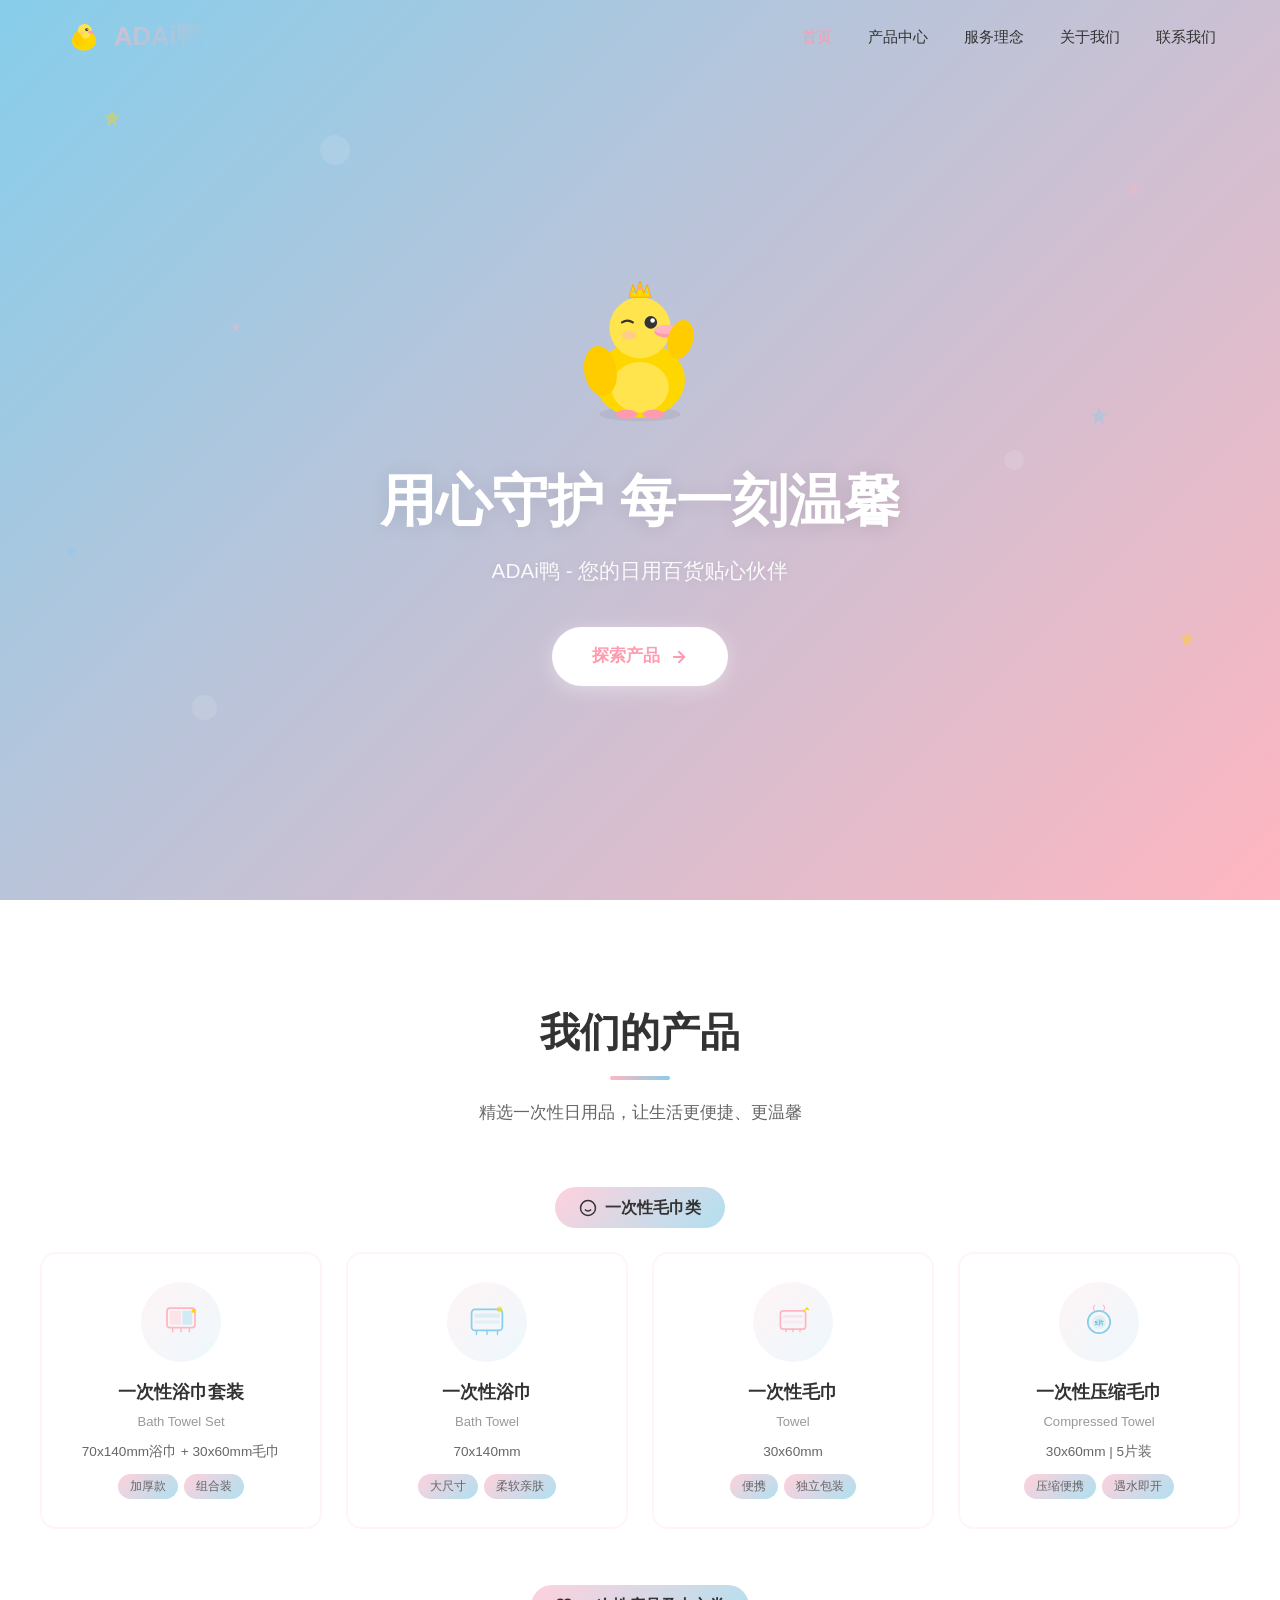
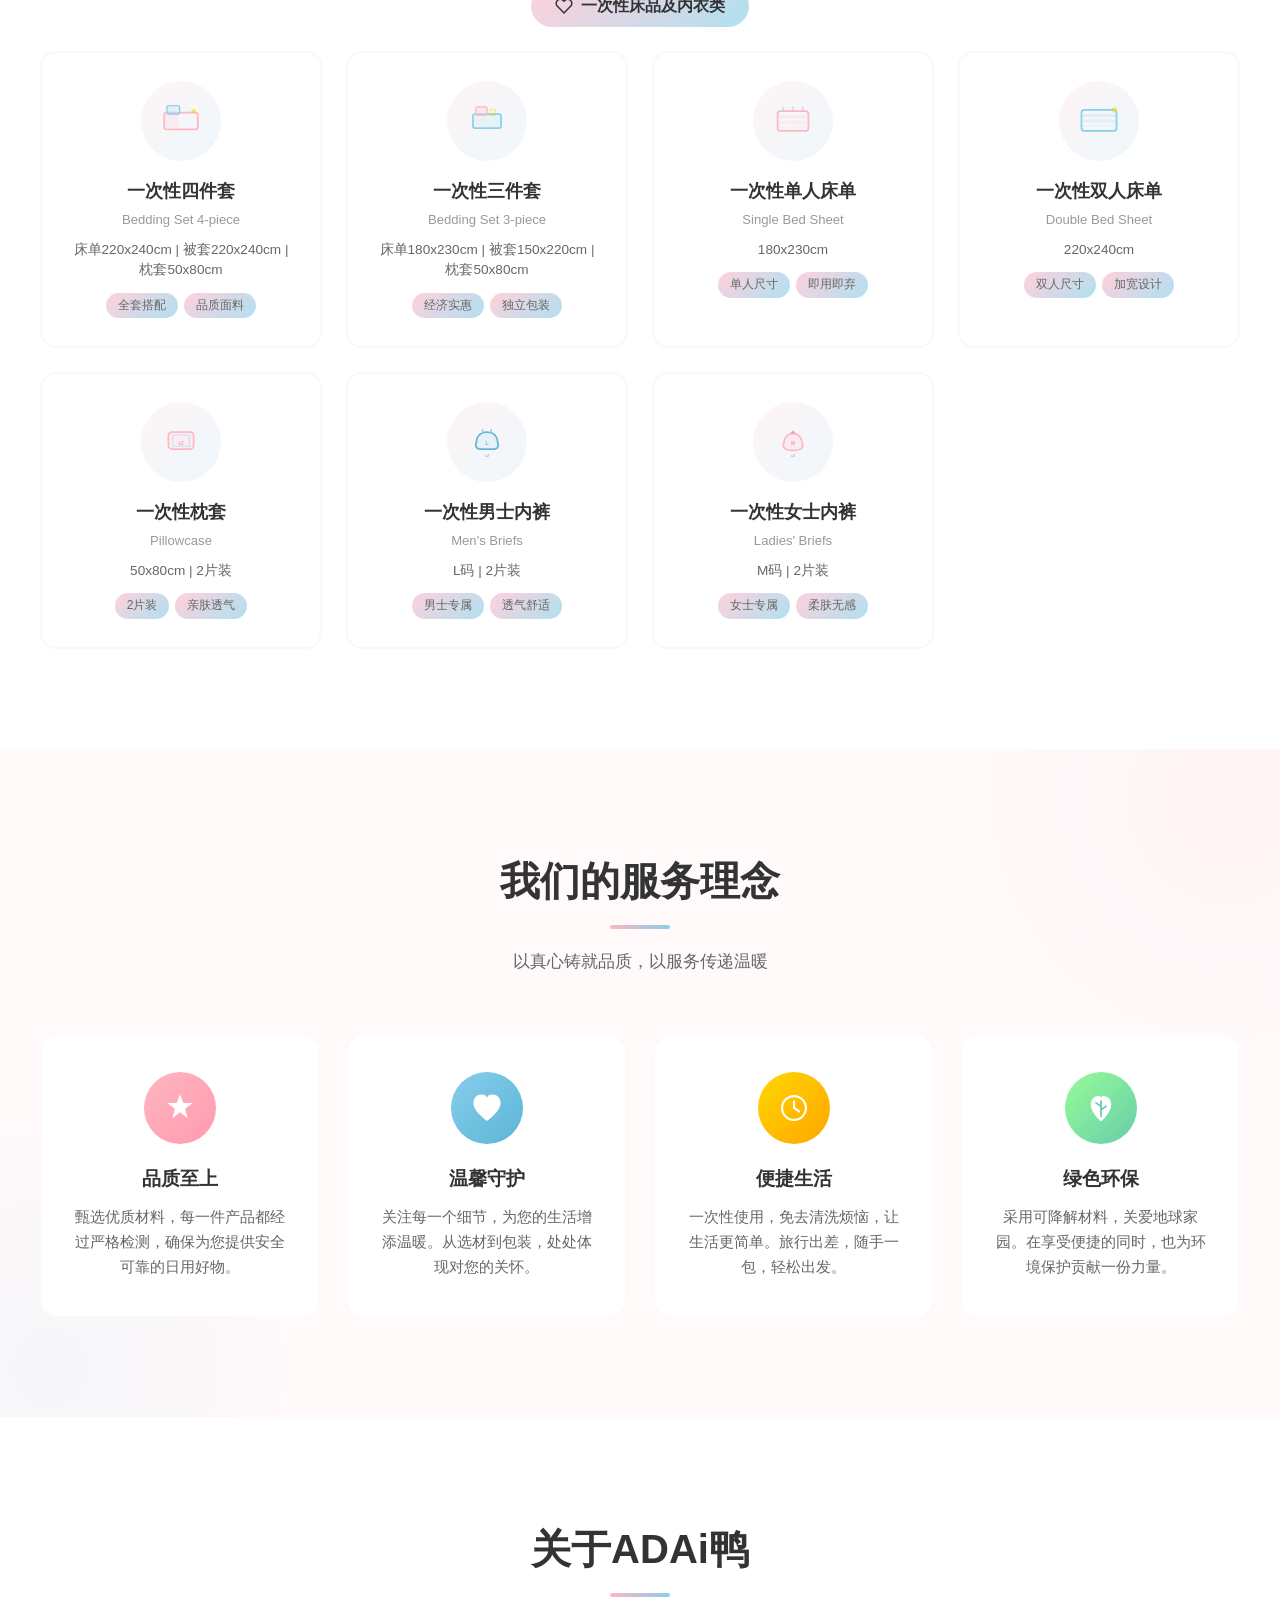
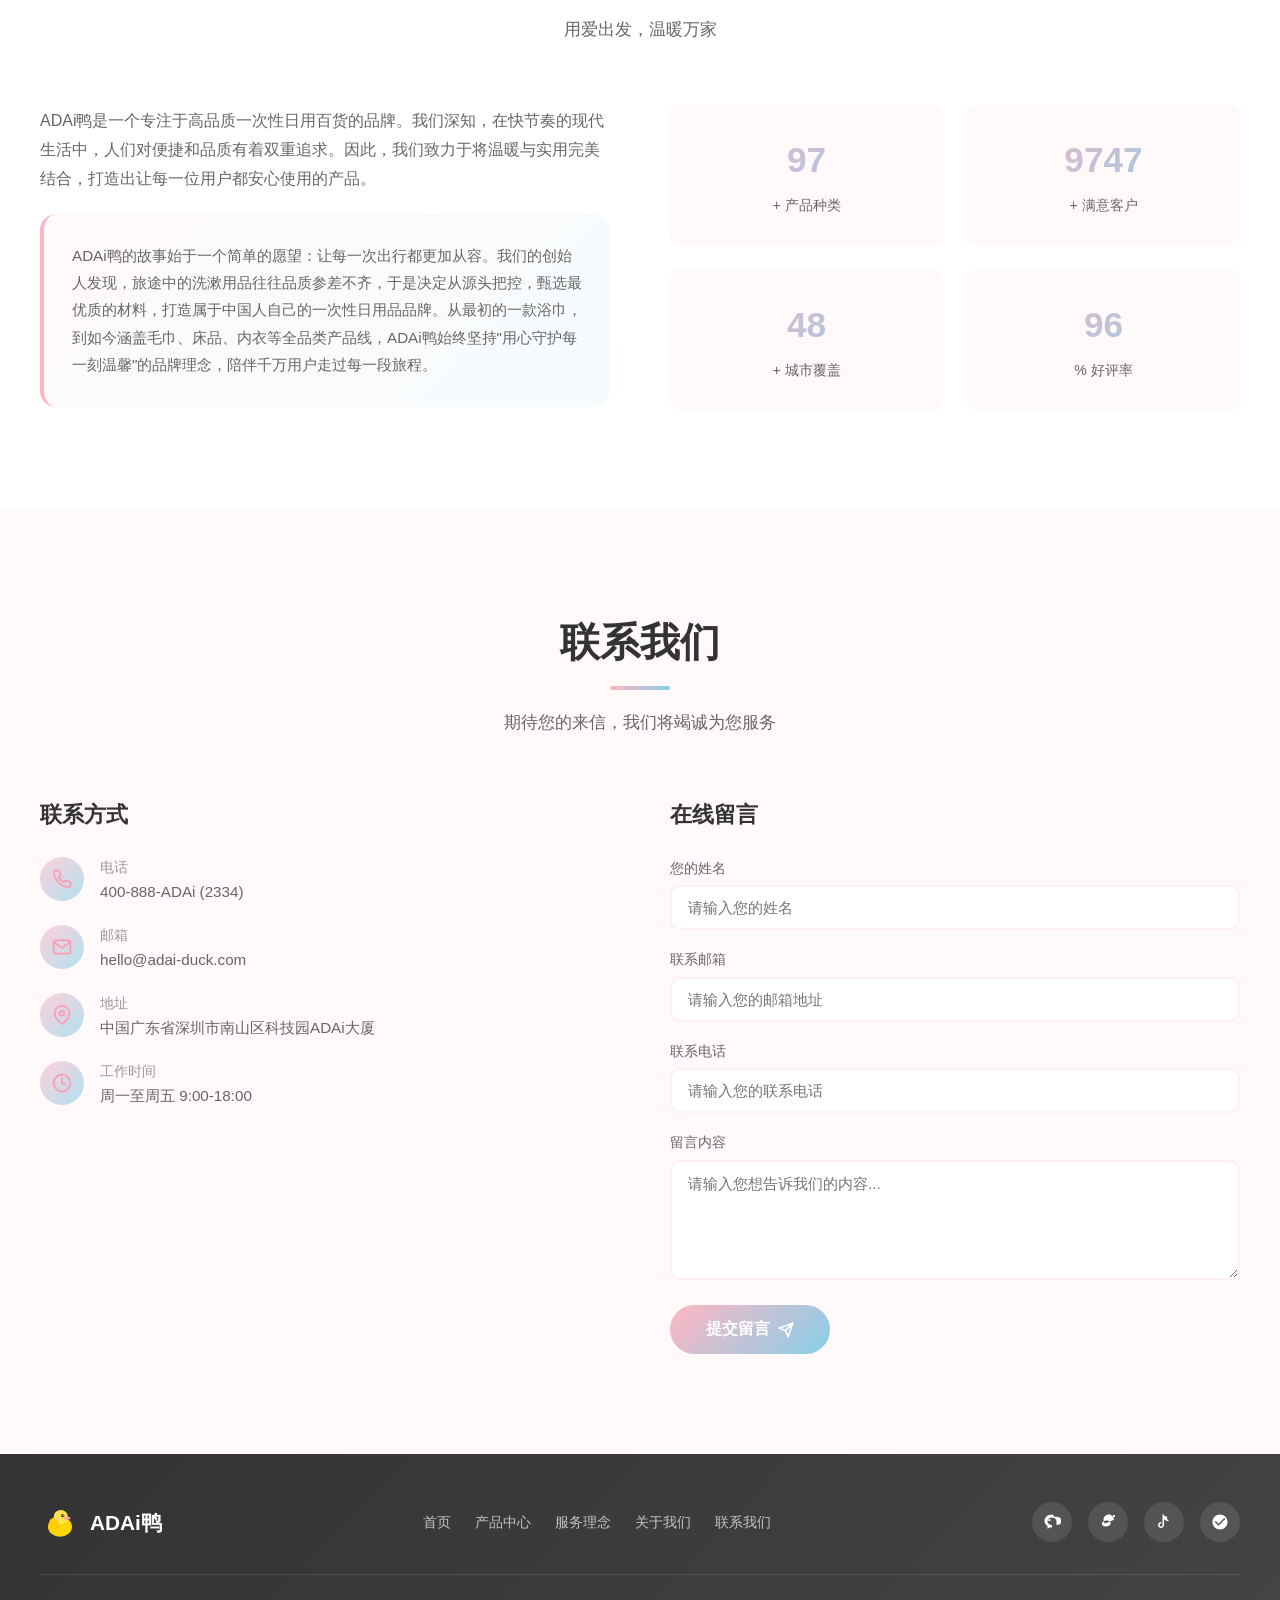
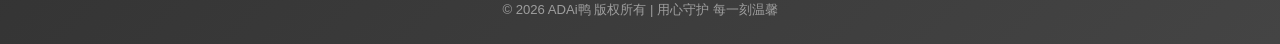
<file: old.html>
<!DOCTYPE html>
<html lang="zh-CN">
<head>
    <meta charset="UTF-8">
    <meta name="viewport" content="width=device-width, initial-scale=1.0">
    <title>ADAi鸭 - 用心守护 每一刻温馨 | 日用百货一次性用品</title>
    <meta name="description" content="ADAi鸭，您的日用百货贴心伙伴。优质一次性浴巾、毛巾、床品、内衣，用心守护每一刻温馨。">
    <meta name="keywords" content="ADAi鸭,一次性浴巾,一次性毛巾,一次性床品,一次性内裤,日用百货">
    <style>
        /* ==================== 全局基础样式 ==================== */
        * {
            margin: 0;
            padding: 0;
            box-sizing: border-box;
        }

        :root {
            /* 主题色变量 */
            --pink: #FFB6C1;
            --pink-light: #FFD1DC;
            --pink-dark: #FF9AAF;
            --blue: #87CEEB;
            --blue-light: #B0E0F0;
            --blue-dark: #5BB5D5;
            --yellow: #FFD700;
            --yellow-light: #FFE44D;
            --white: #FFFFFF;
            --bg: #FFF9FA;
            --text-primary: #333333;
            --text-secondary: #666666;
            --text-light: #999999;
            --shadow-sm: 0 2px 8px rgba(255, 182, 193, 0.2);
            --shadow-md: 0 4px 20px rgba(135, 206, 235, 0.2);
            --shadow-lg: 0 8px 40px rgba(255, 182, 193, 0.3);
            --radius: 16px;
            --radius-sm: 10px;
            --transition: all 0.4s cubic-bezier(0.25, 0.46, 0.45, 0.94);
        }

        html {
            scroll-behavior: smooth;
            font-size: 16px;
        }

        body {
            font-family: -apple-system, BlinkMacSystemFont, 'Segoe UI', 'PingFang SC', 'Hiragino Sans GB', 'Microsoft YaHei', sans-serif;
            color: var(--text-primary);
            background: var(--bg);
            overflow-x: hidden;
            line-height: 1.6;
        }

        a {
            text-decoration: none;
            color: inherit;
        }

        /* ==================== 滚动条美化 ==================== */
        ::-webkit-scrollbar {
            width: 8px;
        }
        ::-webkit-scrollbar-track {
            background: var(--bg);
        }
        ::-webkit-scrollbar-thumb {
            background: linear-gradient(180deg, var(--pink), var(--blue));
            border-radius: 4px;
        }

        /* ==================== 通用动画 ==================== */
        /* 滚动进入视口时的淡入上浮动画 */
        .fade-in-up {
            opacity: 0;
            transform: translateY(40px);
            transition: opacity 0.8s ease, transform 0.8s ease;
        }
        .fade-in-up.visible {
            opacity: 1;
            transform: translateY(0);
        }

        .fade-in-left {
            opacity: 0;
            transform: translateX(-40px);
            transition: opacity 0.8s ease, transform 0.8s ease;
        }
        .fade-in-left.visible {
            opacity: 1;
            transform: translateX(0);
        }

        .fade-in-right {
            opacity: 0;
            transform: translateX(40px);
            transition: opacity 0.8s ease, transform 0.8s ease;
        }
        .fade-in-right.visible {
            opacity: 1;
            transform: translateX(0);
        }

        .scale-in {
            opacity: 0;
            transform: scale(0.85);
            transition: opacity 0.6s ease, transform 0.6s ease;
        }
        .scale-in.visible {
            opacity: 1;
            transform: scale(1);
        }

        /* ==================== 导航栏 ==================== */
        .navbar {
            position: fixed;
            top: 0;
            left: 0;
            width: 100%;
            z-index: 1000;
            padding: 16px 0;
            transition: var(--transition);
        }

        .navbar.scrolled {
            background: rgba(255, 255, 255, 0.85);
            backdrop-filter: blur(20px);
            -webkit-backdrop-filter: blur(20px);
            box-shadow: 0 2px 20px rgba(255, 182, 193, 0.15);
            padding: 10px 0;
        }

        .navbar .container {
            max-width: 1200px;
            margin: 0 auto;
            padding: 0 24px;
            display: flex;
            align-items: center;
            justify-content: space-between;
        }

        /* Logo样式 */
        .logo {
            display: flex;
            align-items: center;
            gap: 10px;
            font-size: 1.6rem;
            font-weight: 700;
            background: linear-gradient(135deg, var(--pink), var(--blue));
            -webkit-background-clip: text;
            -webkit-text-fill-color: transparent;
            background-clip: text;
            cursor: pointer;
        }

        /* Logo鸭子SVG图标 */
        .logo-icon {
            width: 40px;
            height: 40px;
            flex-shrink: 0;
        }

        /* 导航链接 */
        .nav-links {
            display: flex;
            gap: 36px;
            list-style: none;
        }

        .nav-links a {
            font-size: 0.95rem;
            font-weight: 500;
            color: var(--text-primary);
            position: relative;
            padding: 4px 0;
            transition: var(--transition);
        }

        .nav-links a::after {
            content: '';
            position: absolute;
            bottom: -2px;
            left: 0;
            width: 0;
            height: 2px;
            background: linear-gradient(90deg, var(--pink), var(--blue));
            border-radius: 1px;
            transition: width 0.3s ease;
        }

        .nav-links a:hover::after {
            width: 100%;
        }

        .nav-links a:hover {
            color: var(--pink-dark);
        }

        /* 汉堡菜单按钮 */
        .hamburger {
            display: none;
            flex-direction: column;
            gap: 5px;
            cursor: pointer;
            padding: 8px;
            z-index: 1001;
            background: none;
            border: none;
        }

        .hamburger span {
            display: block;
            width: 24px;
            height: 2.5px;
            background: var(--text-primary);
            border-radius: 2px;
            transition: var(--transition);
        }

        /* 汉堡菜单打开动画 */
        .hamburger.active span:nth-child(1) {
            transform: rotate(45deg) translate(5px, 5px);
        }
        .hamburger.active span:nth-child(2) {
            opacity: 0;
        }
        .hamburger.active span:nth-child(3) {
            transform: rotate(-45deg) translate(5px, -5px);
        }

        /* 移动端菜单 */
        .mobile-menu {
            display: none;
            position: fixed;
            top: 0;
            left: 0;
            width: 100%;
            height: 100vh;
            background: rgba(255, 255, 255, 0.97);
            backdrop-filter: blur(20px);
            -webkit-backdrop-filter: blur(20px);
            z-index: 999;
            flex-direction: column;
            align-items: center;
            justify-content: center;
            gap: 32px;
            opacity: 0;
            transform: translateY(-20px);
            transition: opacity 0.4s ease, transform 0.4s ease;
            pointer-events: none;
        }

        .mobile-menu.active {
            opacity: 1;
            transform: translateY(0);
            pointer-events: all;
        }

        .mobile-menu a {
            font-size: 1.3rem;
            font-weight: 600;
            color: var(--text-primary);
            transition: var(--transition);
        }

        .mobile-menu a:hover {
            color: var(--pink-dark);
            transform: scale(1.05);
        }

        /* ==================== Hero Section ==================== */
        .hero {
            min-height: 100vh;
            display: flex;
            align-items: center;
            justify-content: center;
            text-align: center;
            position: relative;
            overflow: hidden;
            padding: 120px 24px 80px;
        }

        /* 渐变背景动画 */
        .hero-bg {
            position: absolute;
            top: 0;
            left: 0;
            width: 100%;
            height: 100%;
            background: linear-gradient(-45deg, var(--pink-light), var(--blue-light), var(--yellow-light), var(--pink), var(--blue));
            background-size: 400% 400%;
            animation: gradientFlow 12s ease infinite;
            z-index: 0;
        }

        @keyframes gradientFlow {
            0% { background-position: 0% 50%; }
            25% { background-position: 100% 0%; }
            50% { background-position: 100% 100%; }
            75% { background-position: 0% 100%; }
            100% { background-position: 0% 50%; }
        }

        /* 装饰性浮动元素 */
        .floating-elements {
            position: absolute;
            top: 0;
            left: 0;
            width: 100%;
            height: 100%;
            z-index: 1;
            pointer-events: none;
        }

        .float-item {
            position: absolute;
            opacity: 0.4;
        }

        /* 小星星 */
        .star {
            width: 0;
            height: 0;
        }
        .star svg {
            animation: floatStar 6s ease-in-out infinite;
        }
        .star:nth-child(2) svg { animation-delay: -1s; }
        .star:nth-child(3) svg { animation-delay: -2s; }
        .star:nth-child(4) svg { animation-delay: -3s; }
        .star:nth-child(5) svg { animation-delay: -4s; }
        .star:nth-child(6) svg { animation-delay: -5s; }

        @keyframes floatStar {
            0%, 100% { transform: translateY(0) rotate(0deg); opacity: 0.4; }
            25% { transform: translateY(-20px) rotate(10deg); opacity: 0.7; }
            50% { transform: translateY(-10px) rotate(-5deg); opacity: 0.5; }
            75% { transform: translateY(-25px) rotate(8deg); opacity: 0.6; }
        }

        /* 气泡 */
        .bubble {
            border-radius: 50%;
            background: rgba(255, 255, 255, 0.3);
            animation: floatBubble 8s ease-in-out infinite;
        }
        .bubble:nth-child(8) { animation-delay: -2s; }
        .bubble:nth-child(9) { animation-delay: -4s; }
        .bubble:nth-child(10) { animation-delay: -6s; }

        @keyframes floatBubble {
            0%, 100% { transform: translateY(0) scale(1); opacity: 0.3; }
            33% { transform: translateY(-30px) scale(1.1); opacity: 0.5; }
            66% { transform: translateY(-15px) scale(0.95); opacity: 0.35; }
        }

        /* Hero内容 */
        .hero-content {
            position: relative;
            z-index: 2;
            max-width: 800px;
        }

        /* 吉祥物鸭子 */
        .mascot-container {
            margin-bottom: 24px;
            animation: mascotBounce 3s ease-in-out infinite;
        }

        @keyframes mascotBounce {
            0%, 100% { transform: translateY(0); }
            50% { transform: translateY(-15px); }
        }

        .hero-title {
            font-size: clamp(2rem, 5vw, 3.5rem);
            font-weight: 700;
            color: var(--white);
            text-shadow: 0 2px 20px rgba(0, 0, 0, 0.1);
            margin-bottom: 16px;
            line-height: 1.3;
        }

        .hero-subtitle {
            font-size: clamp(1rem, 2.5vw, 1.3rem);
            color: rgba(255, 255, 255, 0.9);
            font-weight: 400;
            margin-bottom: 40px;
            text-shadow: 0 1px 10px rgba(0, 0, 0, 0.08);
        }

        /* CTA按钮 */
        .cta-btn {
            display: inline-flex;
            align-items: center;
            gap: 10px;
            padding: 16px 40px;
            background: var(--white);
            color: var(--pink-dark);
            font-size: 1.05rem;
            font-weight: 600;
            border: none;
            border-radius: 50px;
            cursor: pointer;
            transition: var(--transition);
            box-shadow: 0 4px 20px rgba(255, 255, 255, 0.4);
            position: relative;
            overflow: hidden;
        }

        .cta-btn::before {
            content: '';
            position: absolute;
            top: 0;
            left: -100%;
            width: 100%;
            height: 100%;
            background: linear-gradient(90deg, transparent, rgba(255, 182, 193, 0.3), transparent);
            transition: left 0.5s ease;
        }

        .cta-btn:hover::before {
            left: 100%;
        }

        .cta-btn:hover {
            transform: translateY(-3px);
            box-shadow: 0 8px 30px rgba(255, 182, 193, 0.4);
            background: linear-gradient(135deg, var(--white), var(--pink-light));
        }

        .cta-btn svg {
            transition: transform 0.3s ease;
        }

        .cta-btn:hover svg {
            transform: translateX(4px);
        }

        /* ==================== 通用Section样式 ==================== */
        .section {
            padding: 100px 24px;
        }

        .section-header {
            text-align: center;
            margin-bottom: 60px;
        }

        .section-title {
            font-size: clamp(1.8rem, 3.5vw, 2.5rem);
            font-weight: 700;
            color: var(--text-primary);
            margin-bottom: 12px;
            position: relative;
            display: inline-block;
        }

        .section-title::after {
            content: '';
            display: block;
            width: 60px;
            height: 4px;
            background: linear-gradient(90deg, var(--pink), var(--blue));
            border-radius: 2px;
            margin: 12px auto 0;
        }

        .section-subtitle {
            font-size: 1.05rem;
            color: var(--text-secondary);
            margin-top: 8px;
        }

        .container {
            max-width: 1200px;
            margin: 0 auto;
        }

        /* ==================== 产品中心 ==================== */
        .products {
            background: var(--white);
        }

        /* 产品分类标签 */
        .product-category {
            text-align: center;
            margin-bottom: 16px;
            margin-top: 48px;
        }

        .product-category:first-of-type {
            margin-top: 0;
        }

        .category-tag {
            display: inline-flex;
            align-items: center;
            gap: 8px;
            padding: 8px 24px;
            background: linear-gradient(135deg, var(--pink-light), var(--blue-light));
            color: var(--text-primary);
            font-size: 1rem;
            font-weight: 600;
            border-radius: 50px;
        }

        /* 产品网格 */
        .product-grid {
            display: grid;
            grid-template-columns: repeat(auto-fill, minmax(280px, 1fr));
            gap: 24px;
            margin-top: 24px;
        }

        /* 产品卡片 */
        .product-card {
            background: var(--white);
            border: 2px solid rgba(255, 182, 193, 0.15);
            border-radius: var(--radius);
            padding: 28px 24px;
            text-align: center;
            transition: var(--transition);
            position: relative;
            overflow: hidden;
        }

        .product-card::before {
            content: '';
            position: absolute;
            top: 0;
            left: 0;
            width: 100%;
            height: 100%;
            background: linear-gradient(135deg, rgba(255, 182, 193, 0.05), rgba(135, 206, 235, 0.05));
            opacity: 0;
            transition: opacity 0.4s ease;
        }

        .product-card:hover::before {
            opacity: 1;
        }

        .product-card:hover {
            transform: translateY(-8px);
            border-color: var(--pink);
            box-shadow: 0 8px 30px rgba(255, 182, 193, 0.3), 0 0 20px rgba(135, 206, 235, 0.15);
        }

        /* 产品图标容器 */
        .product-icon {
            width: 80px;
            height: 80px;
            margin: 0 auto 16px;
            border-radius: 50%;
            display: flex;
            align-items: center;
            justify-content: center;
            background: linear-gradient(135deg, rgba(255, 182, 193, 0.15), rgba(135, 206, 235, 0.15));
            transition: var(--transition);
        }

        .product-card:hover .product-icon {
            background: linear-gradient(135deg, rgba(255, 182, 193, 0.25), rgba(135, 206, 235, 0.25));
            transform: scale(1.08);
        }

        .product-icon svg {
            width: 42px;
            height: 42px;
        }

        /* 产品名称 */
        .product-name {
            font-size: 1.1rem;
            font-weight: 600;
            color: var(--text-primary);
            margin-bottom: 4px;
        }

        .product-name-en {
            font-size: 0.82rem;
            color: var(--text-light);
            margin-bottom: 10px;
        }

        /* 产品规格 */
        .product-spec {
            font-size: 0.85rem;
            color: var(--text-secondary);
            margin-bottom: 12px;
            line-height: 1.5;
        }

        /* 产品标签 */
        .product-tags {
            display: flex;
            flex-wrap: wrap;
            justify-content: center;
            gap: 6px;
        }

        .product-tag {
            display: inline-block;
            padding: 3px 12px;
            font-size: 0.75rem;
            font-weight: 500;
            border-radius: 50px;
            background: linear-gradient(135deg, var(--pink-light), var(--blue-light));
            color: var(--text-secondary);
        }

        /* ==================== 服务理念 ==================== */
        .services {
            background: var(--bg);
            position: relative;
            overflow: hidden;
        }

        .services::before {
            content: '';
            position: absolute;
            top: -200px;
            right: -200px;
            width: 500px;
            height: 500px;
            background: radial-gradient(circle, rgba(255, 182, 193, 0.08), transparent 70%);
            border-radius: 50%;
        }

        .services::after {
            content: '';
            position: absolute;
            bottom: -200px;
            left: -200px;
            width: 500px;
            height: 500px;
            background: radial-gradient(circle, rgba(135, 206, 235, 0.08), transparent 70%);
            border-radius: 50%;
        }

        .services-grid {
            display: grid;
            grid-template-columns: repeat(auto-fit, minmax(260px, 1fr));
            gap: 28px;
            position: relative;
            z-index: 1;
        }

        .service-card {
            background: var(--white);
            border-radius: var(--radius);
            padding: 36px 28px;
            text-align: center;
            transition: var(--transition);
            border: 1px solid rgba(255, 182, 193, 0.1);
        }

        .service-card:hover {
            transform: translateY(-6px);
            box-shadow: var(--shadow-lg);
            border-color: transparent;
        }

        .service-icon {
            width: 72px;
            height: 72px;
            margin: 0 auto 20px;
            border-radius: 50%;
            display: flex;
            align-items: center;
            justify-content: center;
            font-size: 1.8rem;
        }

        .service-icon.quality {
            background: linear-gradient(135deg, #FFB6C1, #FF9AAF);
        }
        .service-icon.care {
            background: linear-gradient(135deg, #87CEEB, #5BB5D5);
        }
        .service-icon.convenient {
            background: linear-gradient(135deg, #FFD700, #FFA500);
        }
        .service-icon.eco {
            background: linear-gradient(135deg, #98FB98, #66CDAA);
        }

        .service-icon svg {
            width: 34px;
            height: 34px;
        }

        .service-title {
            font-size: 1.2rem;
            font-weight: 600;
            color: var(--text-primary);
            margin-bottom: 10px;
        }

        .service-desc {
            font-size: 0.92rem;
            color: var(--text-secondary);
            line-height: 1.7;
        }

        /* ==================== 关于我们 ==================== */
        .about {
            background: var(--white);
        }

        .about-content {
            display: grid;
            grid-template-columns: 1fr 1fr;
            gap: 60px;
            align-items: center;
        }

        .about-text p {
            font-size: 1rem;
            color: var(--text-secondary);
            line-height: 1.8;
            margin-bottom: 20px;
        }

        .about-story {
            padding: 28px;
            background: linear-gradient(135deg, rgba(255, 182, 193, 0.08), rgba(135, 206, 235, 0.08));
            border-radius: var(--radius);
            border-left: 4px solid var(--pink);
        }

        .about-story p {
            font-size: 0.95rem;
            color: var(--text-secondary);
            line-height: 1.8;
            margin-bottom: 0 !important;
        }

        /* 数据亮点 */
        .stats-grid {
            display: grid;
            grid-template-columns: repeat(2, 1fr);
            gap: 24px;
        }

        .stat-item {
            background: var(--bg);
            border-radius: var(--radius-sm);
            padding: 28px 20px;
            text-align: center;
            transition: var(--transition);
        }

        .stat-item:hover {
            transform: translateY(-4px);
            box-shadow: var(--shadow-sm);
        }

        .stat-number {
            font-size: 2.2rem;
            font-weight: 700;
            background: linear-gradient(135deg, var(--pink), var(--blue));
            -webkit-background-clip: text;
            -webkit-text-fill-color: transparent;
            background-clip: text;
            margin-bottom: 6px;
        }

        .stat-label {
            font-size: 0.88rem;
            color: var(--text-secondary);
        }

        /* ==================== 联系我们 ==================== */
        .contact {
            background: var(--bg);
        }

        .contact-content {
            display: grid;
            grid-template-columns: 1fr 1fr;
            gap: 60px;
        }

        .contact-info h3 {
            font-size: 1.4rem;
            font-weight: 600;
            margin-bottom: 24px;
            color: var(--text-primary);
        }

        .contact-item {
            display: flex;
            align-items: flex-start;
            gap: 16px;
            margin-bottom: 20px;
        }

        .contact-item-icon {
            width: 44px;
            height: 44px;
            border-radius: 50%;
            background: linear-gradient(135deg, var(--pink-light), var(--blue-light));
            display: flex;
            align-items: center;
            justify-content: center;
            flex-shrink: 0;
        }

        .contact-item-icon svg {
            width: 20px;
            height: 20px;
        }

        .contact-item-text {
            font-size: 0.95rem;
            color: var(--text-secondary);
            line-height: 1.6;
        }

        .contact-item-text strong {
            display: block;
            font-size: 0.85rem;
            color: var(--text-light);
            margin-bottom: 2px;
            font-weight: 500;
        }

        /* 留言表单 */
        .contact-form h3 {
            font-size: 1.4rem;
            font-weight: 600;
            margin-bottom: 24px;
            color: var(--text-primary);
        }

        .form-group {
            margin-bottom: 18px;
        }

        .form-group label {
            display: block;
            font-size: 0.88rem;
            font-weight: 500;
            color: var(--text-secondary);
            margin-bottom: 6px;
        }

        .form-group input,
        .form-group textarea {
            width: 100%;
            padding: 12px 16px;
            border: 2px solid rgba(255, 182, 193, 0.2);
            border-radius: var(--radius-sm);
            font-size: 0.95rem;
            font-family: inherit;
            color: var(--text-primary);
            background: var(--white);
            transition: var(--transition);
            outline: none;
        }

        .form-group input:focus,
        .form-group textarea:focus {
            border-color: var(--pink);
            box-shadow: 0 0 0 3px rgba(255, 182, 193, 0.15);
        }

        .form-group textarea {
            min-height: 120px;
            resize: vertical;
        }

        .submit-btn {
            display: inline-flex;
            align-items: center;
            gap: 8px;
            padding: 14px 36px;
            background: linear-gradient(135deg, var(--pink), var(--blue));
            color: var(--white);
            font-size: 1rem;
            font-weight: 600;
            border: none;
            border-radius: 50px;
            cursor: pointer;
            transition: var(--transition);
        }

        .submit-btn:hover {
            transform: translateY(-2px);
            box-shadow: 0 6px 24px rgba(255, 182, 193, 0.35);
        }

        /* ==================== 页脚 ==================== */
        .footer {
            background: linear-gradient(135deg, #333, #444);
            color: rgba(255, 255, 255, 0.8);
            padding: 48px 24px 24px;
        }

        .footer-content {
            max-width: 1200px;
            margin: 0 auto;
            display: flex;
            justify-content: space-between;
            align-items: center;
            flex-wrap: wrap;
            gap: 24px;
        }

        .footer-brand {
            display: flex;
            align-items: center;
            gap: 10px;
            font-size: 1.3rem;
            font-weight: 600;
            color: var(--white);
        }

        .footer-brand .logo-icon svg {
            fill: var(--white);
        }

        .footer-links {
            display: flex;
            gap: 24px;
        }

        .footer-links a {
            font-size: 0.88rem;
            color: rgba(255, 255, 255, 0.7);
            transition: color 0.3s ease;
        }

        .footer-links a:hover {
            color: var(--pink);
        }

        /* 社交媒体图标 */
        .social-icons {
            display: flex;
            gap: 16px;
        }

        .social-icon {
            width: 40px;
            height: 40px;
            border-radius: 50%;
            background: rgba(255, 255, 255, 0.1);
            display: flex;
            align-items: center;
            justify-content: center;
            transition: var(--transition);
            cursor: pointer;
        }

        .social-icon:hover {
            background: var(--pink);
            transform: translateY(-3px);
        }

        .social-icon svg {
            width: 18px;
            height: 18px;
            fill: var(--white);
        }

        .footer-bottom {
            max-width: 1200px;
            margin: 32px auto 0;
            padding-top: 24px;
            border-top: 1px solid rgba(255, 255, 255, 0.1);
            text-align: center;
            font-size: 0.82rem;
            color: rgba(255, 255, 255, 0.5);
        }

        /* ==================== 响应式适配 ==================== */
        @media (max-width: 768px) {
            .nav-links {
                display: none;
            }

            .hamburger {
                display: flex;
            }

            .mobile-menu {
                display: flex;
            }

            .hero {
                min-height: 100vh;
                padding: 100px 20px 60px;
            }

            .hero-title {
                font-size: 1.8rem;
            }

            .hero-subtitle {
                font-size: 0.95rem;
            }

            .section {
                padding: 70px 20px;
            }

            .product-grid {
                grid-template-columns: repeat(auto-fill, minmax(240px, 1fr));
                gap: 16px;
            }

            .about-content {
                grid-template-columns: 1fr;
                gap: 40px;
            }

            .contact-content {
                grid-template-columns: 1fr;
                gap: 40px;
            }

            .footer-content {
                flex-direction: column;
                text-align: center;
            }

            .footer-links {
                flex-wrap: wrap;
                justify-content: center;
            }

            .stats-grid {
                grid-template-columns: repeat(2, 1fr);
                gap: 16px;
            }

            .stat-item {
                padding: 20px 16px;
            }

            .stat-number {
                font-size: 1.8rem;
            }

            .product-card {
                padding: 22px 18px;
            }

            .product-icon {
                width: 64px;
                height: 64px;
            }

            .product-icon svg {
                width: 34px;
                height: 34px;
            }

            .mascot-container svg {
                width: 140px;
                height: 140px;
            }
        }

        @media (max-width: 480px) {
            .product-grid {
                grid-template-columns: 1fr;
            }

            .stats-grid {
                grid-template-columns: 1fr 1fr;
            }

            .hero-title {
                font-size: 1.5rem;
            }
        }

        /* ==================== 回到顶部按钮 ==================== */
        .back-to-top {
            position: fixed;
            bottom: 30px;
            right: 30px;
            width: 46px;
            height: 46px;
            background: linear-gradient(135deg, var(--pink), var(--blue));
            border: none;
            border-radius: 50%;
            cursor: pointer;
            z-index: 998;
            display: flex;
            align-items: center;
            justify-content: center;
            opacity: 0;
            transform: translateY(20px);
            transition: var(--transition);
            box-shadow: 0 4px 16px rgba(255, 182, 193, 0.3);
        }

        .back-to-top.visible {
            opacity: 1;
            transform: translateY(0);
        }

        .back-to-top:hover {
            transform: translateY(-3px);
            box-shadow: 0 6px 24px rgba(255, 182, 193, 0.4);
        }

        .back-to-top svg {
            width: 22px;
            height: 22px;
            fill: var(--white);
        }
    </style>
</head>
<body>

    <!-- ==================== 导航栏 ==================== -->
    <nav class="navbar" id="navbar">
        <div class="container">
            <!-- Logo -->
            <a href="#hero" class="logo">
                <div class="logo-icon">
                    <!-- 鸭子Logo SVG -->
                    <svg viewBox="0 0 100 100" xmlns="http://www.w3.org/2000/svg">
                        <!-- 身体 -->
                        <ellipse cx="50" cy="62" rx="30" ry="25" fill="#FFD700"/>
                        <!-- 头部 -->
                        <circle cx="52" cy="38" r="18" fill="#FFE44D"/>
                        <!-- 眼睛 -->
                        <circle cx="57" cy="34" r="4" fill="#333"/>
                        <circle cx="58" cy="33" r="1.5" fill="#fff"/>
                        <!-- 嘴巴 -->
                        <ellipse cx="68" cy="40" rx="8" ry="4" fill="#FF9AAF"/>
                        <!-- 翅膀 -->
                        <ellipse cx="35" cy="58" rx="12" ry="18" fill="#FFCC00" transform="rotate(-15 35 58)"/>
                        <!-- 腮红 -->
                        <ellipse cx="46" cy="42" rx="5" ry="3" fill="#FFB6C1" opacity="0.5"/>
                    </svg>
                </div>
                ADAi鸭
            </a>

            <!-- 桌面导航链接 -->
            <ul class="nav-links">
                <li><a href="#hero">首页</a></li>
                <li><a href="#products">产品中心</a></li>
                <li><a href="#services">服务理念</a></li>
                <li><a href="#about">关于我们</a></li>
                <li><a href="#contact">联系我们</a></li>
            </ul>

            <!-- 汉堡菜单按钮 -->
            <button class="hamburger" id="hamburger" aria-label="打开菜单">
                <span></span>
                <span></span>
                <span></span>
            </button>
        </div>
    </nav>

    <!-- 移动端菜单 -->
    <div class="mobile-menu" id="mobileMenu">
        <a href="#hero" class="mobile-link">首页</a>
        <a href="#products" class="mobile-link">产品中心</a>
        <a href="#services" class="mobile-link">服务理念</a>
        <a href="#about" class="mobile-link">关于我们</a>
        <a href="#contact" class="mobile-link">联系我们</a>
    </div>

    <!-- ==================== Hero Section ==================== -->
    <section class="hero" id="hero">
        <!-- 渐变背景 -->
        <div class="hero-bg"></div>

        <!-- 浮动装饰元素 -->
        <div class="floating-elements">
            <!-- 小星星 -->
            <div class="float-item star" style="top:12%;left:8%;">
                <svg width="20" height="20" viewBox="0 0 24 24" fill="#FFD700"><polygon points="12,2 15,9 22,9 16,14 18,22 12,17 6,22 8,14 2,9 9,9"/></svg>
            </div>
            <div class="float-item star" style="top:20%;right:12%;">
                <svg width="16" height="16" viewBox="0 0 24 24" fill="#FFB6C1"><polygon points="12,2 15,9 22,9 16,14 18,22 12,17 6,22 8,14 2,9 9,9"/></svg>
            </div>
            <div class="float-item star" style="top:60%;left:5%;">
                <svg width="14" height="14" viewBox="0 0 24 24" fill="#87CEEB"><polygon points="12,2 15,9 22,9 16,14 18,22 12,17 6,22 8,14 2,9 9,9"/></svg>
            </div>
            <div class="float-item star" style="top:70%;right:8%;">
                <svg width="18" height="18" viewBox="0 0 24 24" fill="#FFD700"><polygon points="12,2 15,9 22,9 16,14 18,22 12,17 6,22 8,14 2,9 9,9"/></svg>
            </div>
            <div class="float-item star" style="top:35%;left:18%;">
                <svg width="12" height="12" viewBox="0 0 24 24" fill="#FFB6C1"><polygon points="12,2 15,9 22,9 16,14 18,22 12,17 6,22 8,14 2,9 9,9"/></svg>
            </div>
            <div class="float-item star" style="top:45%;right:15%;">
                <svg width="22" height="22" viewBox="0 0 24 24" fill="#87CEEB"><polygon points="12,2 15,9 22,9 16,14 18,22 12,17 6,22 8,14 2,9 9,9"/></svg>
            </div>

            <!-- 气泡 -->
            <div class="float-item bubble" style="top:15%;left:25%;width:30px;height:30px;"></div>
            <div class="float-item bubble" style="top:50%;right:20%;width:20px;height:20px;"></div>
            <div class="float-item bubble" style="bottom:20%;left:15%;width:25px;height:25px;"></div>
        </div>

        <!-- Hero内容 -->
        <div class="hero-content">
            <!-- 吉祥物鸭子 -->
            <div class="mascot-container">
                <svg width="180" height="180" viewBox="0 0 200 200" xmlns="http://www.w3.org/2000/svg">
                    <!-- 身体阴影 -->
                    <ellipse cx="100" cy="178" rx="45" ry="8" fill="rgba(0,0,0,0.06)"/>
                    <!-- 身体 -->
                    <ellipse cx="100" cy="140" rx="50" ry="42" fill="#FFD700"/>
                    <!-- 肚子 -->
                    <ellipse cx="100" cy="148" rx="32" ry="28" fill="#FFE44D"/>
                    <!-- 头部 -->
                    <circle cx="100" cy="82" r="34" fill="#FFE44D"/>
                    <!-- 左眼 -->
                    <circle cx="112" cy="76" r="7" fill="#333"/>
                    <circle cx="114" cy="74" r="2.5" fill="#fff"/>
                    <!-- 右眼(微微闭) -->
                    <path d="M80 76 Q86 72 92 76" stroke="#333" stroke-width="2.5" fill="none" stroke-linecap="round"/>
                    <!-- 嘴巴 -->
                    <ellipse cx="130" cy="86" rx="14" ry="7" fill="#FF9AAF"/>
                    <ellipse cx="130" cy="84" rx="14" ry="5" fill="#FFB6C1"/>
                    <!-- 腮红 -->
                    <ellipse cx="88" cy="90" rx="8" ry="5" fill="#FFB6C1" opacity="0.5"/>
                    <!-- 左翅膀 -->
                    <ellipse cx="56" cy="130" rx="18" ry="28" fill="#FFCC00" transform="rotate(-10 56 130)"/>
                    <!-- 右翅膀(挥手) -->
                    <g transform="translate(145, 95) rotate(15)">
                        <ellipse cx="0" cy="0" rx="14" ry="22" fill="#FFCC00"/>
                    </g>
                    <!-- 小皇冠 -->
                    <g transform="translate(100, 48)">
                        <polygon points="-12,0 -8,-14 -4,-4 0,-18 4,-4 8,-14 12,0" fill="#FFD700" stroke="#FFA500" stroke-width="1"/>
                        <circle cx="0" cy="-10" r="2" fill="#FF9AAF"/>
                        <circle cx="-7" cy="-6" r="1.5" fill="#87CEEB"/>
                        <circle cx="7" cy="-6" r="1.5" fill="#87CEEB"/>
                    </g>
                    <!-- 脚 -->
                    <ellipse cx="85" cy="178" rx="12" ry="5" fill="#FF9AAF"/>
                    <ellipse cx="115" cy="178" rx="12" ry="5" fill="#FF9AAF"/>
                </svg>
            </div>
            <h1 class="hero-title">用心守护 每一刻温馨</h1>
            <p class="hero-subtitle">ADAi鸭 - 您的日用百货贴心伙伴</p>
            <a href="#products" class="cta-btn">
                探索产品
                <svg width="18" height="18" viewBox="0 0 24 24" fill="none" stroke="currentColor" stroke-width="2.5" stroke-linecap="round" stroke-linejoin="round">
                    <path d="M5 12h14M12 5l7 7-7 7"/>
                </svg>
            </a>
        </div>
    </section>

    <!-- ==================== 产品中心 ==================== -->
    <section class="section products" id="products">
        <div class="container">
            <div class="section-header fade-in-up">
                <h2 class="section-title">我们的产品</h2>
                <p class="section-subtitle">精选一次性日用品，让生活更便捷、更温馨</p>
            </div>

            <!-- 毛巾类产品分类 -->
            <div class="product-category fade-in-up">
                <span class="category-tag">
                    <svg width="18" height="18" viewBox="0 0 24 24" fill="none" stroke="currentColor" stroke-width="2"><path d="M12 2C6.48 2 2 6.48 2 12s4.48 10 10 10 10-4.48 10-10S17.52 2 12 2z"/><path d="M8 14s1.5 2 4 2 4-2 4-2"/><line x1="9" y1="9" x2="9.01" y2="9"/><line x1="15" y1="9" x2="15.01" y2="9"/></svg>
                    一次性毛巾类
                </span>
            </div>

            <div class="product-grid">
                <!-- 产品1: 一次性浴巾套装 -->
                <div class="product-card fade-in-up">
                    <div class="product-icon">
                        <svg viewBox="0 0 60 60" xmlns="http://www.w3.org/2000/svg">
                            <rect x="10" y="10" width="40" height="28" rx="4" fill="none" stroke="#FFB6C1" stroke-width="2.5"/>
                            <rect x="14" y="14" width="16" height="20" rx="2" fill="#FFD1DC" opacity="0.5"/>
                            <rect x="32" y="14" width="14" height="20" rx="2" fill="#B0E0F0" opacity="0.5"/>
                            <path d="M18 38v6M30 38v6M42 38v6" stroke="#FFB6C1" stroke-width="2" stroke-linecap="round"/>
                            <circle cx="48" cy="14" r="3" fill="#FFD700"/>
                        </svg>
                    </div>
                    <h3 class="product-name">一次性浴巾套装</h3>
                    <p class="product-name-en">Bath Towel Set</p>
                    <p class="product-spec">70x140mm浴巾 + 30x60mm毛巾</p>
                    <div class="product-tags">
                        <span class="product-tag">加厚款</span>
                        <span class="product-tag">组合装</span>
                    </div>
                </div>

                <!-- 产品2: 一次性浴巾 -->
                <div class="product-card fade-in-up">
                    <div class="product-icon">
                        <svg viewBox="0 0 60 60" xmlns="http://www.w3.org/2000/svg">
                            <rect x="8" y="12" width="44" height="30" rx="5" fill="none" stroke="#87CEEB" stroke-width="2.5"/>
                            <path d="M12 18h36v6H12z" fill="#B0E0F0" opacity="0.4"/>
                            <path d="M12 28h36v4H12z" fill="#B0E0F0" opacity="0.3"/>
                            <circle cx="48" cy="12" r="4" fill="#FFD700" opacity="0.6"/>
                            <path d="M15 42v6M30 42v6M45 42v6" stroke="#87CEEB" stroke-width="2" stroke-linecap="round"/>
                        </svg>
                    </div>
                    <h3 class="product-name">一次性浴巾</h3>
                    <p class="product-name-en">Bath Towel</p>
                    <p class="product-spec">70x140mm</p>
                    <div class="product-tags">
                        <span class="product-tag">大尺寸</span>
                        <span class="product-tag">柔软亲肤</span>
                    </div>
                </div>

                <!-- 产品3: 一次性毛巾 -->
                <div class="product-card fade-in-up">
                    <div class="product-icon">
                        <svg viewBox="0 0 60 60" xmlns="http://www.w3.org/2000/svg">
                            <rect x="12" y="14" width="36" height="26" rx="4" fill="none" stroke="#FFB6C1" stroke-width="2.5"/>
                            <path d="M16 20h28v4H16z" fill="#FFD1DC" opacity="0.5"/>
                            <path d="M16 28h28v4H16z" fill="#FFD1DC" opacity="0.3"/>
                            <path d="M20 40v4M30 40v4M40 40v4" stroke="#FFB6C1" stroke-width="2" stroke-linecap="round"/>
                            <path d="M46 14l4-4M50 10l2 2" stroke="#FFD700" stroke-width="2" stroke-linecap="round"/>
                        </svg>
                    </div>
                    <h3 class="product-name">一次性毛巾</h3>
                    <p class="product-name-en">Towel</p>
                    <p class="product-spec">30x60mm</p>
                    <div class="product-tags">
                        <span class="product-tag">便携</span>
                        <span class="product-tag">独立包装</span>
                    </div>
                </div>

                <!-- 产品4: 一次性压缩毛巾 -->
                <div class="product-card fade-in-up">
                    <div class="product-icon">
                        <svg viewBox="0 0 60 60" xmlns="http://www.w3.org/2000/svg">
                            <circle cx="30" cy="30" r="16" fill="none" stroke="#87CEEB" stroke-width="2.5"/>
                            <circle cx="30" cy="30" r="10" fill="#B0E0F0" opacity="0.3"/>
                            <circle cx="30" cy="30" r="5" fill="#87CEEB" opacity="0.3"/>
                            <path d="M24 14 Q20 10 24 6" stroke="#FFB6C1" stroke-width="1.5" fill="none" stroke-linecap="round"/>
                            <path d="M36 14 Q40 10 36 6" stroke="#FFB6C1" stroke-width="1.5" fill="none" stroke-linecap="round"/>
                            <text x="30" y="34" text-anchor="middle" font-size="8" fill="#5BB5D5" font-weight="bold">5片</text>
                        </svg>
                    </div>
                    <h3 class="product-name">一次性压缩毛巾</h3>
                    <p class="product-name-en">Compressed Towel</p>
                    <p class="product-spec">30x60mm | 5片装</p>
                    <div class="product-tags">
                        <span class="product-tag">压缩便携</span>
                        <span class="product-tag">遇水即开</span>
                    </div>
                </div>
            </div>

            <!-- 床品类+内衣类产品分类 -->
            <div class="product-category fade-in-up" style="margin-top:56px;">
                <span class="category-tag">
                    <svg width="18" height="18" viewBox="0 0 24 24" fill="none" stroke="currentColor" stroke-width="2"><path d="M20.84 4.61a5.5 5.5 0 0 0-7.78 0L12 5.67l-1.06-1.06a5.5 5.5 0 0 0-7.78 7.78l1.06 1.06L12 21.23l7.78-7.78 1.06-1.06a5.5 5.5 0 0 0 0-7.78z"/></svg>
                    一次性床品及内衣类
                </span>
            </div>

            <div class="product-grid">
                <!-- 产品5: 一次性四件套 -->
                <div class="product-card fade-in-up">
                    <div class="product-icon">
                        <svg viewBox="0 0 60 60" xmlns="http://www.w3.org/2000/svg">
                            <rect x="6" y="18" width="48" height="24" rx="3" fill="none" stroke="#FFB6C1" stroke-width="2.5"/>
                            <rect x="6" y="18" width="20" height="24" rx="3" fill="#FFD1DC" opacity="0.3"/>
                            <rect x="10" y="8" width="18" height="12" rx="3" fill="none" stroke="#87CEEB" stroke-width="2"/>
                            <rect x="10" y="8" width="18" height="12" rx="3" fill="#B0E0F0" opacity="0.3"/>
                            <circle cx="48" cy="16" r="3" fill="#FFD700" opacity="0.6"/>
                        </svg>
                    </div>
                    <h3 class="product-name">一次性四件套</h3>
                    <p class="product-name-en">Bedding Set 4-piece</p>
                    <p class="product-spec">床单220x240cm | 被套220x240cm | 枕套50x80cm</p>
                    <div class="product-tags">
                        <span class="product-tag">全套搭配</span>
                        <span class="product-tag">品质面料</span>
                    </div>
                </div>

                <!-- 产品6: 一次性三件套 -->
                <div class="product-card fade-in-up">
                    <div class="product-icon">
                        <svg viewBox="0 0 60 60" xmlns="http://www.w3.org/2000/svg">
                            <rect x="10" y="20" width="40" height="20" rx="3" fill="none" stroke="#87CEEB" stroke-width="2.5"/>
                            <rect x="10" y="20" width="40" height="20" rx="3" fill="#B0E0F0" opacity="0.2"/>
                            <rect x="14" y="10" width="16" height="12" rx="3" fill="none" stroke="#FFB6C1" stroke-width="2"/>
                            <rect x="14" y="10" width="16" height="12" rx="3" fill="#FFD1DC" opacity="0.3"/>
                            <path d="M34 14h8v8h-8z" rx="2" fill="none" stroke="#FFD700" stroke-width="1.5" opacity="0.5"/>
                        </svg>
                    </div>
                    <h3 class="product-name">一次性三件套</h3>
                    <p class="product-name-en">Bedding Set 3-piece</p>
                    <p class="product-spec">床单180x230cm | 被套150x220cm | 枕套50x80cm</p>
                    <div class="product-tags">
                        <span class="product-tag">经济实惠</span>
                        <span class="product-tag">独立包装</span>
                    </div>
                </div>

                <!-- 产品7: 一次性单人床单 -->
                <div class="product-card fade-in-up">
                    <div class="product-icon">
                        <svg viewBox="0 0 60 60" xmlns="http://www.w3.org/2000/svg">
                            <rect x="8" y="16" width="44" height="28" rx="4" fill="none" stroke="#FFB6C1" stroke-width="2.5"/>
                            <path d="M8 22h44v4H8z" fill="#FFD1DC" opacity="0.4"/>
                            <path d="M8 30h44v4H8z" fill="#FFD1DC" opacity="0.3"/>
                            <path d="M8 38h44v2H8z" fill="#FFD1DC" opacity="0.2"/>
                            <path d="M16 10v6M30 10v6M44 10v6" stroke="#87CEEB" stroke-width="2" stroke-linecap="round" opacity="0.5"/>
                        </svg>
                    </div>
                    <h3 class="product-name">一次性单人床单</h3>
                    <p class="product-name-en">Single Bed Sheet</p>
                    <p class="product-spec">180x230cm</p>
                    <div class="product-tags">
                        <span class="product-tag">单人尺寸</span>
                        <span class="product-tag">即用即弃</span>
                    </div>
                </div>

                <!-- 产品8: 一次性双人床单 -->
                <div class="product-card fade-in-up">
                    <div class="product-icon">
                        <svg viewBox="0 0 60 60" xmlns="http://www.w3.org/2000/svg">
                            <rect x="5" y="14" width="50" height="30" rx="4" fill="none" stroke="#87CEEB" stroke-width="2.5"/>
                            <path d="M5 20h50v4H5z" fill="#B0E0F0" opacity="0.4"/>
                            <path d="M5 28h50v4H5z" fill="#B0E0F0" opacity="0.3"/>
                            <path d="M5 36h50v2H5z" fill="#B0E0F0" opacity="0.2"/>
                            <circle cx="52" cy="14" r="4" fill="#FFD700" opacity="0.5"/>
                        </svg>
                    </div>
                    <h3 class="product-name">一次性双人床单</h3>
                    <p class="product-name-en">Double Bed Sheet</p>
                    <p class="product-spec">220x240cm</p>
                    <div class="product-tags">
                        <span class="product-tag">双人尺寸</span>
                        <span class="product-tag">加宽设计</span>
                    </div>
                </div>

                <!-- 产品9: 一次性枕套 -->
                <div class="product-card fade-in-up">
                    <div class="product-icon">
                        <svg viewBox="0 0 60 60" xmlns="http://www.w3.org/2000/svg">
                            <rect x="12" y="16" width="36" height="24" rx="5" fill="none" stroke="#FFB6C1" stroke-width="2.5"/>
                            <rect x="12" y="16" width="36" height="24" rx="5" fill="#FFD1DC" opacity="0.2"/>
                            <path d="M18 20h24v16H18z" rx="3" fill="none" stroke="#87CEEB" stroke-width="1.5" opacity="0.4"/>
                            <text x="30" y="34" text-anchor="middle" font-size="7" fill="#FF9AAF" font-weight="bold">x2</text>
                        </svg>
                    </div>
                    <h3 class="product-name">一次性枕套</h3>
                    <p class="product-name-en">Pillowcase</p>
                    <p class="product-spec">50x80cm | 2片装</p>
                    <div class="product-tags">
                        <span class="product-tag">2片装</span>
                        <span class="product-tag">亲肤透气</span>
                    </div>
                </div>

                <!-- 产品10: 一次性男士内裤 -->
                <div class="product-card fade-in-up">
                    <div class="product-icon">
                        <svg viewBox="0 0 60 60" xmlns="http://www.w3.org/2000/svg">
                            <path d="M16 24 Q20 16 30 16 Q40 16 44 24 L46 34 Q46 40 40 40 L20 40 Q14 40 14 34 Z" fill="none" stroke="#5BB5D5" stroke-width="2.5"/>
                            <path d="M16 24 Q20 16 30 16 Q40 16 44 24 L46 34 Q46 40 40 40 L20 40 Q14 40 14 34 Z" fill="#B0E0F0" opacity="0.2"/>
                            <path d="M24 16v-4M36 16v-4" stroke="#87CEEB" stroke-width="2" stroke-linecap="round"/>
                            <text x="30" y="34" text-anchor="middle" font-size="7" fill="#5BB5D5" font-weight="bold">L</text>
                            <text x="30" y="52" text-anchor="middle" font-size="6" fill="#999">x2</text>
                        </svg>
                    </div>
                    <h3 class="product-name">一次性男士内裤</h3>
                    <p class="product-name-en">Men's Briefs</p>
                    <p class="product-spec">L码 | 2片装</p>
                    <div class="product-tags">
                        <span class="product-tag">男士专属</span>
                        <span class="product-tag">透气舒适</span>
                    </div>
                </div>

                <!-- 产品11: 一次性女士内裤 -->
                <div class="product-card fade-in-up">
                    <div class="product-icon">
                        <svg viewBox="0 0 60 60" xmlns="http://www.w3.org/2000/svg">
                            <path d="M18 26 Q22 18 30 18 Q38 18 42 26 L44 36 Q42 42 30 42 Q18 42 16 36 Z" fill="none" stroke="#FFB6C1" stroke-width="2.5"/>
                            <path d="M18 26 Q22 18 30 18 Q38 18 42 26 L44 36 Q42 42 30 42 Q18 42 16 36 Z" fill="#FFD1DC" opacity="0.25"/>
                            <!-- 蝴蝶结装饰 -->
                            <path d="M26 18 Q30 14 34 18" fill="none" stroke="#FF9AAF" stroke-width="1.5"/>
                            <circle cx="30" cy="16" r="2" fill="#FF9AAF"/>
                            <text x="30" y="34" text-anchor="middle" font-size="7" fill="#FF9AAF" font-weight="bold">M</text>
                            <text x="30" y="52" text-anchor="middle" font-size="6" fill="#999">x2</text>
                        </svg>
                    </div>
                    <h3 class="product-name">一次性女士内裤</h3>
                    <p class="product-name-en">Ladies' Briefs</p>
                    <p class="product-spec">M码 | 2片装</p>
                    <div class="product-tags">
                        <span class="product-tag">女士专属</span>
                        <span class="product-tag">柔肤无感</span>
                    </div>
                </div>
            </div>
        </div>
    </section>

    <!-- ==================== 服务理念 ==================== -->
    <section class="section services" id="services">
        <div class="container">
            <div class="section-header fade-in-up">
                <h2 class="section-title">我们的服务理念</h2>
                <p class="section-subtitle">以真心铸就品质，以服务传递温暖</p>
            </div>

            <div class="services-grid">
                <!-- 品质至上 -->
                <div class="service-card fade-in-up">
                    <div class="service-icon quality">
                        <svg viewBox="0 0 40 40" fill="none" xmlns="http://www.w3.org/2000/svg">
                            <path d="M20 4L24 14H35L26 21L29 32L20 25L11 32L14 21L5 14H16L20 4Z" fill="white"/>
                        </svg>
                    </div>
                    <h3 class="service-title">品质至上</h3>
                    <p class="service-desc">甄选优质材料，每一件产品都经过严格检测，确保为您提供安全可靠的日用好物。</p>
                </div>

                <!-- 温馨守护 -->
                <div class="service-card fade-in-up">
                    <div class="service-icon care">
                        <svg viewBox="0 0 40 40" fill="none" xmlns="http://www.w3.org/2000/svg">
                            <path d="M20 35C20 35 4 24 4 14C4 8 8 4 14 4C17 4 19 5 20 8C21 5 23 4 26 4C32 4 36 8 36 14C36 24 20 35 20 35Z" fill="white"/>
                        </svg>
                    </div>
                    <h3 class="service-title">温馨守护</h3>
                    <p class="service-desc">关注每一个细节，为您的生活增添温暖。从选材到包装，处处体现对您的关怀。</p>
                </div>

                <!-- 便捷生活 -->
                <div class="service-card fade-in-up">
                    <div class="service-icon convenient">
                        <svg viewBox="0 0 40 40" fill="none" xmlns="http://www.w3.org/2000/svg">
                            <circle cx="20" cy="20" r="14" stroke="white" stroke-width="2.5"/>
                            <path d="M20 12V20L26 24" stroke="white" stroke-width="2.5" stroke-linecap="round"/>
                        </svg>
                    </div>
                    <h3 class="service-title">便捷生活</h3>
                    <p class="service-desc">一次性使用，免去清洗烦恼，让生活更简单。旅行出差，随手一包，轻松出发。</p>
                </div>

                <!-- 绿色环保 -->
                <div class="service-card fade-in-up">
                    <div class="service-icon eco">
                        <svg viewBox="0 0 40 40" fill="none" xmlns="http://www.w3.org/2000/svg">
                            <path d="M20 36C20 36 8 26 8 16C8 10 12 6 18 6C19 6 20 8 20 8C20 8 21 6 22 6C28 6 32 10 32 16C32 26 20 36 20 36Z" fill="white"/>
                            <path d="M20 12V30" stroke="#66CDAA" stroke-width="2" stroke-linecap="round"/>
                            <path d="M20 18L14 14" stroke="#66CDAA" stroke-width="2" stroke-linecap="round"/>
                            <path d="M20 22L26 18" stroke="#66CDAA" stroke-width="2" stroke-linecap="round"/>
                        </svg>
                    </div>
                    <h3 class="service-title">绿色环保</h3>
                    <p class="service-desc">采用可降解材料，关爱地球家园。在享受便捷的同时，也为环境保护贡献一份力量。</p>
                </div>
            </div>
        </div>
    </section>

    <!-- ==================== 关于我们 ==================== -->
    <section class="section about" id="about">
        <div class="container">
            <div class="section-header fade-in-up">
                <h2 class="section-title">关于ADAi鸭</h2>
                <p class="section-subtitle">用爱出发，温暖万家</p>
            </div>

            <div class="about-content">
                <div class="about-text fade-in-left">
                    <p>
                        ADAi鸭是一个专注于高品质一次性日用百货的品牌。我们深知，在快节奏的现代生活中，人们对便捷和品质有着双重追求。因此，我们致力于将温暖与实用完美结合，打造出让每一位用户都安心使用的产品。
                    </p>
                    <div class="about-story">
                        <p>
                            ADAi鸭的故事始于一个简单的愿望：让每一次出行都更加从容。我们的创始人发现，旅途中的洗漱用品往往品质参差不齐，于是决定从源头把控，甄选最优质的材料，打造属于中国人自己的一次性日用品品牌。从最初的一款浴巾，到如今涵盖毛巾、床品、内衣等全品类产品线，ADAi鸭始终坚持"用心守护每一刻温馨"的品牌理念，陪伴千万用户走过每一段旅程。
                        </p>
                    </div>
                </div>

                <div class="stats-grid fade-in-right">
                    <div class="stat-item">
                        <div class="stat-number" data-target="100">0</div>
                        <div class="stat-label">+ 产品种类</div>
                    </div>
                    <div class="stat-item">
                        <div class="stat-number" data-target="10000">0</div>
                        <div class="stat-label">+ 满意客户</div>
                    </div>
                    <div class="stat-item">
                        <div class="stat-number" data-target="50">0</div>
                        <div class="stat-label">+ 城市覆盖</div>
                    </div>
                    <div class="stat-item">
                        <div class="stat-number" data-target="99">0</div>
                        <div class="stat-label">% 好评率</div>
                    </div>
                </div>
            </div>
        </div>
    </section>

    <!-- ==================== 联系我们 ==================== -->
    <section class="section contact" id="contact">
        <div class="container">
            <div class="section-header fade-in-up">
                <h2 class="section-title">联系我们</h2>
                <p class="section-subtitle">期待您的来信，我们将竭诚为您服务</p>
            </div>

            <div class="contact-content">
                <!-- 联系信息 -->
                <div class="contact-info fade-in-left">
                    <h3>联系方式</h3>

                    <div class="contact-item">
                        <div class="contact-item-icon">
                            <svg viewBox="0 0 24 24" fill="none" stroke="#FF9AAF" stroke-width="2" stroke-linecap="round">
                                <path d="M22 16.92v3a2 2 0 0 1-2.18 2 19.79 19.79 0 0 1-8.63-3.07 19.5 19.5 0 0 1-6-6 19.79 19.79 0 0 1-3.07-8.67A2 2 0 0 1 4.11 2h3a2 2 0 0 1 2 1.72c.127.96.361 1.903.7 2.81a2 2 0 0 1-.45 2.11L8.09 9.91a16 16 0 0 0 6 6l1.27-1.27a2 2 0 0 1 2.11-.45c.907.339 1.85.573 2.81.7A2 2 0 0 1 22 16.92z"/>
                            </svg>
                        </div>
                        <div class="contact-item-text">
                            <strong>电话</strong>
                            400-888-ADAi (2334)
                        </div>
                    </div>

                    <div class="contact-item">
                        <div class="contact-item-icon">
                            <svg viewBox="0 0 24 24" fill="none" stroke="#FF9AAF" stroke-width="2" stroke-linecap="round">
                                <path d="M4 4h16c1.1 0 2 .9 2 2v12c0 1.1-.9 2-2 2H4c-1.1 0-2-.9-2-2V6c0-1.1.9-2 2-2z"/>
                                <polyline points="22,6 12,13 2,6"/>
                            </svg>
                        </div>
                        <div class="contact-item-text">
                            <strong>邮箱</strong>
                            hello@adai-duck.com
                        </div>
                    </div>

                    <div class="contact-item">
                        <div class="contact-item-icon">
                            <svg viewBox="0 0 24 24" fill="none" stroke="#FF9AAF" stroke-width="2" stroke-linecap="round">
                                <path d="M21 10c0 7-9 13-9 13s-9-6-9-13a9 9 0 0 1 18 0z"/>
                                <circle cx="12" cy="10" r="3"/>
                            </svg>
                        </div>
                        <div class="contact-item-text">
                            <strong>地址</strong>
                            中国广东省深圳市南山区科技园ADAi大厦
                        </div>
                    </div>

                    <div class="contact-item">
                        <div class="contact-item-icon">
                            <svg viewBox="0 0 24 24" fill="none" stroke="#FF9AAF" stroke-width="2" stroke-linecap="round">
                                <circle cx="12" cy="12" r="10"/>
                                <polyline points="12 6 12 12 16 14"/>
                            </svg>
                        </div>
                        <div class="contact-item-text">
                            <strong>工作时间</strong>
                            周一至周五 9:00-18:00
                        </div>
                    </div>
                </div>

                <!-- 留言表单 -->
                <div class="contact-form fade-in-right">
                    <h3>在线留言</h3>
                    <form id="contactForm" onsubmit="return false;">
                        <div class="form-group">
                            <label>您的姓名</label>
                            <input type="text" placeholder="请输入您的姓名">
                        </div>
                        <div class="form-group">
                            <label>联系邮箱</label>
                            <input type="email" placeholder="请输入您的邮箱地址">
                        </div>
                        <div class="form-group">
                            <label>联系电话</label>
                            <input type="tel" placeholder="请输入您的联系电话">
                        </div>
                        <div class="form-group">
                            <label>留言内容</label>
                            <textarea placeholder="请输入您想告诉我们的内容..."></textarea>
                        </div>
                        <button type="button" class="submit-btn" id="submitBtn">
                            提交留言
                            <svg width="16" height="16" viewBox="0 0 24 24" fill="none" stroke="currentColor" stroke-width="2.5" stroke-linecap="round" stroke-linejoin="round">
                                <line x1="22" y1="2" x2="11" y2="13"/>
                                <polygon points="22 2 15 22 11 13 2 9 22 2"/>
                            </svg>
                        </button>
                    </form>
                </div>
            </div>
        </div>
    </section>

    <!-- ==================== 页脚 ==================== -->
    <footer class="footer">
        <div class="footer-content">
            <!-- 品牌 -->
            <div class="footer-brand">
                <div class="logo-icon">
                    <svg viewBox="0 0 100 100" xmlns="http://www.w3.org/2000/svg">
                        <ellipse cx="50" cy="62" rx="30" ry="25" fill="#FFD700"/>
                        <circle cx="52" cy="38" r="18" fill="#FFE44D"/>
                        <circle cx="57" cy="34" r="4" fill="#333"/>
                        <circle cx="58" cy="33" r="1.5" fill="#fff"/>
                        <ellipse cx="68" cy="40" rx="8" ry="4" fill="#FF9AAF"/>
                        <ellipse cx="35" cy="58" rx="12" ry="18" fill="#FFCC00" transform="rotate(-15 35 58)"/>
                        <ellipse cx="46" cy="42" rx="5" ry="3" fill="#FFB6C1" opacity="0.5"/>
                    </svg>
                </div>
                ADAi鸭
            </div>

            <!-- 链接 -->
            <div class="footer-links">
                <a href="#hero">首页</a>
                <a href="#products">产品中心</a>
                <a href="#services">服务理念</a>
                <a href="#about">关于我们</a>
                <a href="#contact">联系我们</a>
            </div>

            <!-- 社交媒体 -->
            <div class="social-icons">
                <!-- 微信 -->
                <div class="social-icon" title="微信">
                    <svg viewBox="0 0 24 24" xmlns="http://www.w3.org/2000/svg">
                        <path d="M8.5 11a1.5 1.5 0 1 0 0-3 1.5 1.5 0 0 0 0 3zM5 11a1.5 1.5 0 1 0 0-3 1.5 1.5 0 0 0 0 3zM12 2C6.48 2 2 5.82 2 10.5c0 2.73 1.56 5.17 4 6.72V21l3.5-2.04c.79.15 1.63.24 2.5.24.08 0 .16 0 .24-.01A5.8 5.8 0 0 1 12 16c-3.31 0-6-2.24-6-5s2.69-5 6-5 6 2.24 6 5c0 .5-.09.98-.24 1.43A6 6 0 0 1 18 16h.5c3.59 0 6.5-2.46 6.5-5.5S21.59 5 18 5c-.85 0-1.65.15-2.38.41C14.48 3.16 13.35 2 12 2z"/>
                    </svg>
                </div>
                <!-- 微博 -->
                <div class="social-icon" title="微博">
                    <svg viewBox="0 0 24 24" xmlns="http://www.w3.org/2000/svg">
                        <path d="M10.09 18.09c-3.27.35-6.09-1.15-6.3-3.35-.21-2.2 2.3-4.32 5.57-4.67 3.27-.35 6.09 1.15 6.3 3.35.21 2.2-2.3 4.32-5.57 4.67zM20 9c0-3.87-3.13-7-7-7S6 5.13 6 9c0 1.93.78 3.68 2.05 4.95"/>
                        <circle cx="20" cy="4" r="1.5"/>
                    </svg>
                </div>
                <!-- 抖音 -->
                <div class="social-icon" title="抖音">
                    <svg viewBox="0 0 24 24" xmlns="http://www.w3.org/2000/svg">
                        <path d="M16.6 5.82C15.28 4.5 13.78 4 12 4V2h-2v14c0 1.1-.9 2-2 2s-2-.9-2-2 .9-2 2-2c.2 0 .39.03.57.08V12c-.19-.01-.38-.02-.57-.02-2.21 0-4 1.79-4 4s1.79 4 4 4 4-1.79 4-4V8.82C14.4 10.19 16.05 11 18 11V9c-1.1 0-2-.9-2-2 0-.07.01-.13.02-.19l-.42.01z"/>
                    </svg>
                </div>
                <!-- 小红书 -->
                <div class="social-icon" title="小红书">
                    <svg viewBox="0 0 24 24" xmlns="http://www.w3.org/2000/svg">
                        <path d="M12 2C6.48 2 2 6.48 2 12s4.48 10 10 10 10-4.48 10-10S17.52 2 12 2zm-2 15l-5-5 1.41-1.41L10 14.17l7.59-7.59L19 8l-9 9z"/>
                    </svg>
                </div>
            </div>
        </div>

        <div class="footer-bottom">
            <p>&copy; 2026 ADAi鸭 版权所有 | 用心守护 每一刻温馨</p>
        </div>
    </footer>

    <!-- 回到顶部按钮 -->
    <button class="back-to-top" id="backToTop" aria-label="回到顶部">
        <svg viewBox="0 0 24 24">
            <path d="M12 4l-8 8h5v8h6v-8h5z"/>
        </svg>
    </button>

    <!-- ==================== JavaScript ==================== -->
    <script>
        // ==================== 导航栏滚动效果 ====================
        const navbar = document.getElementById('navbar');
        const backToTopBtn = document.getElementById('backToTop');

        window.addEventListener('scroll', function() {
            // 导航栏滚动后添加毛玻璃效果
            if (window.scrollY > 50) {
                navbar.classList.add('scrolled');
            } else {
                navbar.classList.remove('scrolled');
            }

            // 回到顶部按钮显示/隐藏
            if (window.scrollY > 500) {
                backToTopBtn.classList.add('visible');
            } else {
                backToTopBtn.classList.remove('visible');
            }
        });

        // 回到顶部点击事件
        backToTopBtn.addEventListener('click', function() {
            window.scrollTo({ top: 0, behavior: 'smooth' });
        });

        // ==================== 汉堡菜单 ====================
        const hamburger = document.getElementById('hamburger');
        const mobileMenu = document.getElementById('mobileMenu');
        const mobileLinks = document.querySelectorAll('.mobile-link');

        hamburger.addEventListener('click', function() {
            hamburger.classList.toggle('active');
            mobileMenu.classList.toggle('active');
            // 禁止背景滚动
            document.body.style.overflow = mobileMenu.classList.contains('active') ? 'hidden' : '';
        });

        // 移动端菜单链接点击后关闭菜单
        mobileLinks.forEach(function(link) {
            link.addEventListener('click', function() {
                hamburger.classList.remove('active');
                mobileMenu.classList.remove('active');
                document.body.style.overflow = '';
            });
        });

        // ==================== IntersectionObserver 滚动动画 ====================
        const observerOptions = {
            root: null,
            rootMargin: '0px 0px -60px 0px',
            threshold: 0.1
        };

        const observer = new IntersectionObserver(function(entries) {
            entries.forEach(function(entry) {
                if (entry.isIntersecting) {
                    entry.target.classList.add('visible');
                    // 如果是数字递增元素，启动动画
                    if (entry.target.querySelector('.stat-number')) {
                        animateNumbers(entry.target);
                    }
                }
            });
        }, observerOptions);

        // 监听所有需要动画的元素
        document.querySelectorAll('.fade-in-up, .fade-in-left, .fade-in-right, .scale-in').forEach(function(el) {
            observer.observe(el);
        });

        // ==================== 数字递增动画 ====================
        function animateNumbers(container) {
            const statNumbers = container.querySelectorAll('.stat-number');
            statNumbers.forEach(function(numEl) {
                const target = parseInt(numEl.getAttribute('data-target'));
                if (numEl.dataset.animated) return; // 防止重复动画
                numEl.dataset.animated = 'true';

                const duration = 2000; // 动画持续时间2秒
                const startTime = performance.now();

                function updateNumber(currentTime) {
                    const elapsed = currentTime - startTime;
                    const progress = Math.min(elapsed / duration, 1);

                    // 使用easeOutQuart缓动函数
                    const eased = 1 - Math.pow(1 - progress, 4);
                    const current = Math.floor(eased * target);

                    numEl.textContent = current;

                    if (progress < 1) {
                        requestAnimationFrame(updateNumber);
                    } else {
                        numEl.textContent = target;
                    }
                }

                requestAnimationFrame(updateNumber);
            });
        }

        // ==================== 表单提交提示 ====================
        document.getElementById('submitBtn').addEventListener('click', function() {
            const btn = this;
            const originalText = btn.innerHTML;

            // 按钮状态变化
            btn.innerHTML = '提交中...';
            btn.style.opacity = '0.7';
            btn.style.pointerEvents = 'none';

            // 模拟提交延迟
            setTimeout(function() {
                btn.innerHTML = '提交成功!';
                btn.style.background = 'linear-gradient(135deg, #98FB98, #66CDAA)';
                btn.style.opacity = '1';

                // 1.5秒后恢复按钮状态
                setTimeout(function() {
                    btn.innerHTML = originalText;
                    btn.style.background = 'linear-gradient(135deg, var(--pink), var(--blue))';
                    btn.style.pointerEvents = 'auto';
                    // 清空表单
                    document.getElementById('contactForm').querySelectorAll('input, textarea').forEach(function(field) {
                        field.value = '';
                    });
                }, 1500);
            }, 800);
        });

        // ==================== 导航栏活跃链接高亮 ====================
        const sections = document.querySelectorAll('section[id]');
        const navLinksDesktop = document.querySelectorAll('.nav-links a');
        const navLinksMobile = document.querySelectorAll('.mobile-menu a');

        function highlightNav() {
            const scrollPos = window.scrollY + 100;

            sections.forEach(function(section) {
                const top = section.offsetTop;
                const height = section.offsetHeight;
                const id = section.getAttribute('id');

                if (scrollPos >= top && scrollPos < top + height) {
                    // 桌面导航
                    navLinksDesktop.forEach(function(link) {
                        link.style.color = '';
                        if (link.getAttribute('href') === '#' + id) {
                            link.style.color = '#FF9AAF';
                        }
                    });
                    // 移动端导航
                    navLinksMobile.forEach(function(link) {
                        link.style.color = '';
                        if (link.getAttribute('href') === '#' + id) {
                            link.style.color = '#FF9AAF';
                        }
                    });
                }
            });
        }

        window.addEventListener('scroll', highlightNav);
        highlightNav(); // 初始化

        // ==================== 页面加载完成后的初始动画 ====================
        window.addEventListener('load', function() {
            // 延迟一帧后检查首屏元素
            requestAnimationFrame(function() {
                document.querySelectorAll('.hero .hero-content').forEach(function(el) {
                    el.style.opacity = '1';
                    el.style.transform = 'translateY(0)';
                });
            });
        });

        // ==================== 产品卡片鼠标跟随光效（桌面端） ====================
        if (window.matchMedia('(hover: hover)').matches) {
            document.querySelectorAll('.product-card').forEach(function(card) {
                card.addEventListener('mousemove', function(e) {
                    const rect = card.getBoundingClientRect();
                    const x = e.clientX - rect.left;
                    const y = e.clientY - rect.top;
                    card.style.setProperty('--mouse-x', x + 'px');
                    card.style.setProperty('--mouse-y', y + 'px');
                });
            });

            // 动态添加鼠标光效CSS
            const glowStyle = document.createElement('style');
            glowStyle.textContent = `
                .product-card::after {
                    content: '';
                    position: absolute;
                    top: var(--mouse-y, 50%);
                    left: var(--mouse-x, 50%);
                    width: 200px;
                    height: 200px;
                    background: radial-gradient(circle, rgba(255,182,193,0.12), transparent 60%);
                    transform: translate(-50%, -50%);
                    pointer-events: none;
                    opacity: 0;
                    transition: opacity 0.3s ease;
                }
                .product-card:hover::after {
                    opacity: 1;
                }
            `;
            document.head.appendChild(glowStyle);
        }
    </script>
</body>
</html>
</file>
<file: style.css>
﻿/* ========================================
   adai鸭 - 温暖日用百货官网
   温馨风格 + 华丽动效 + 移动端适配
   ======================================== */

/* ===== CSS 变量定义 ===== */
:root {
    /* 主色调 - 温暖系 */
    --primary: #FF8C69;
    --primary-light: #FFB088;
    --primary-dark: #E5734A;
    --secondary: #FFD166;
    --accent: #06D6A0;
    
    /* 背景色 */
    --bg-warm: #FFF8F0;
    --bg-cream: #FFFDF7;
    --bg-peach: #FFF0E6;
    --bg-gradient: linear-gradient(135deg, #FFF8F0 0%, #FFE8D6 50%, #FFDAB9 100%);
    
    /* 文字色 */
    --text-primary: #4A3728;
    --text-secondary: #7A6252;
    --text-light: #A89282;
    --text-white: #FFFFFF;
    
    /* 阴影 */
    --shadow-soft: 0 4px 20px rgba(255, 140, 105, 0.15);
    --shadow-medium: 0 8px 30px rgba(255, 140, 105, 0.2);
    --shadow-strong: 0 15px 50px rgba(255, 140, 105, 0.25);
    --shadow-card: 0 10px 40px rgba(0, 0, 0, 0.08);
    
    /* 圆角 */
    --radius-sm: 8px;
    --radius-md: 16px;
    --radius-lg: 24px;
    --radius-xl: 32px;
    --radius-full: 9999px;
    
    /* 过渡 */
    --transition-fast: 0.2s ease;
    --transition-normal: 0.3s ease;
    --transition-slow: 0.5s ease;
    --transition-bounce: 0.5s cubic-bezier(0.68, -0.55, 0.265, 1.55);
}

/* ===== 基础重置 ===== */
*, *::before, *::after {
    margin: 0;
    padding: 0;
    box-sizing: border-box;
}

html {
    scroll-behavior: smooth;
    font-size: 16px;
}

body {
    font-family: 'Noto Sans SC', -apple-system, BlinkMacSystemFont, 'Segoe UI', sans-serif;
    background: var(--bg-warm);
    color: var(--text-primary);
    line-height: 1.6;
    overflow-x: hidden;
    -webkit-font-smoothing: antialiased;
}

img {
    max-width: 100%;
    height: auto;
    display: block;
}

a {
    text-decoration: none;
    color: inherit;
    transition: var(--transition-normal);
}

ul {
    list-style: none;
}

button {
    cursor: pointer;
    border: none;
    outline: none;
    font-family: inherit;
}

input, textarea {
    font-family: inherit;
    outline: none;
}

.container {
    max-width: 1200px;
    margin: 0 auto;
    padding: 0 20px;
}

/* ===== 加载动画 ===== */
.loader {
    position: fixed;
    top: 0;
    left: 0;
    width: 100%;
    height: 100%;
    background: var(--bg-gradient);
    display: flex;
    justify-content: center;
    align-items: center;
    z-index: 10000;
    animation: fadeOut 0.8s ease 2s forwards;
}

.loader-content {
    text-align: center;
    animation: scaleIn 0.6s ease;
}

.duck-logo {
    font-size: 80px;
    animation: bounce 1s ease infinite;
    display: inline-block;
}

.loader h1 {
    font-size: 48px;
    background: linear-gradient(135deg, var(--primary), var(--secondary));
    -webkit-background-clip: text;
    -webkit-text-fill-color: transparent;
    background-clip: text;
    margin: 20px 0 10px;
}

.loading-text {
    color: var(--text-secondary);
    font-size: 18px;
    animation: pulse 1.5s ease infinite;
}

@keyframes fadeOut {
    to {
        opacity: 0;
        visibility: hidden;
    }
}

@keyframes scaleIn {
    from { transform: scale(0.5); opacity: 0; }
    to { transform: scale(1); opacity: 1; }
}

@keyframes bounce {
    0%, 100% { transform: translateY(0) rotate(0deg); }
    50% { transform: translateY(-20px) rotate(5deg); }
}

@keyframes pulse {
    0%, 100% { opacity: 0.6; }
    50% { opacity: 1; }
}

/* ===== 粒子背景 ===== */
.particles {
    position: fixed;
    top: 0;
    left: 0;
    width: 100%;
    height: 100%;
    pointer-events: none;
    z-index: 0;
}

/* ===== 导航栏 ===== */
.navbar {
    position: fixed;
    top: 0;
    left: 0;
    width: 100%;
    padding: 20px 0;
    z-index: 1000;
    transition: var(--transition-normal);
    background: transparent;
}

.navbar.scrolled {
    background: rgba(255, 248, 240, 0.95);
    backdrop-filter: blur(20px);
    -webkit-backdrop-filter: blur(20px);
    box-shadow: var(--shadow-soft);
    padding: 12px 0;
}

.nav-container {
    max-width: 1200px;
    margin: 0 auto;
    padding: 0 20px;
    display: flex;
    justify-content: space-between;
    align-items: center;
}

.nav-logo {
    display: flex;
    align-items: center;
    gap: 10px;
    font-size: 24px;
    font-weight: 700;
    color: var(--primary);
}

.logo-icon {
    font-size: 32px;
    animation: wiggle 2s ease infinite;
}

@keyframes wiggle {
    0%, 100% { transform: rotate(0deg); }
    25% { transform: rotate(-10deg); }
    75% { transform: rotate(10deg); }
}

.nav-menu {
    display: flex;
    gap: 40px;
}

.nav-link {
    font-size: 16px;
    font-weight: 500;
    color: var(--text-secondary);
    position: relative;
    padding: 8px 0;
}

.nav-link::after {
    content: '';
    position: absolute;
    bottom: 0;
    left: 50%;
    width: 0;
    height: 3px;
    background: linear-gradient(90deg, var(--primary), var(--secondary));
    border-radius: var(--radius-full);
    transition: var(--transition-normal);
    transform: translateX(-50%);
}

.nav-link:hover,
.nav-link.active {
    color: var(--primary);
}

.nav-link:hover::after,
.nav-link.active::after {
    width: 100%;
}

.hamburger {
    display: none;
    flex-direction: column;
    gap: 6px;
    background: none;
    padding: 10px;
}

.hamburger span {
    width: 28px;
    height: 3px;
    background: var(--primary);
    border-radius: var(--radius-full);
    transition: var(--transition-normal);
}

.hamburger.active span:nth-child(1) {
    transform: rotate(45deg) translate(6px, 6px);
}

.hamburger.active span:nth-child(2) {
    opacity: 0;
}

.hamburger.active span:nth-child(3) {
    transform: rotate(-45deg) translate(6px, -6px);
}

/* ===== 英雄区 ===== */
.hero {
    min-height: 100vh;
    display: flex;
    align-items: center;
    justify-content: center;
    position: relative;
    overflow: hidden;
    padding: 120px 20px 80px;
    background: var(--bg-gradient);
}

.hero-bg-shapes {
    position: absolute;
    width: 100%;
    height: 100%;
    overflow: hidden;
}

.shape {
    position: absolute;
    border-radius: 50%;
    opacity: 0.1;
    animation: float 6s ease-in-out infinite;
}

.shape-1 {
    width: 400px;
    height: 400px;
    background: var(--primary);
    top: -100px;
    right: -100px;
    animation-delay: 0s;
}

.shape-2 {
    width: 300px;
    height: 300px;
    background: var(--secondary);
    bottom: -50px;
    left: -50px;
    animation-delay: 1s;
}

.shape-3 {
    width: 200px;
    height: 200px;
    background: var(--accent);
    top: 50%;
    left: 50%;
    animation-delay: 2s;
}

.shape-4 {
    width: 150px;
    height: 150px;
    background: var(--primary-light);
    top: 20%;
    left: 10%;
    animation-delay: 3s;
}

@keyframes float {
    0%, 100% { transform: translateY(0) rotate(0deg); }
    50% { transform: translateY(-30px) rotate(10deg); }
}

.hero-content {
    max-width: 1200px;
    width: 100%;
    display: grid;
    grid-template-columns: 1fr 1fr;
    gap: 60px;
    align-items: center;
    position: relative;
    z-index: 1;
}

.hero-title {
    font-size: clamp(36px, 5vw, 64px);
    font-weight: 700;
    line-height: 1.2;
    margin-bottom: 24px;
}

.title-line {
    display: block;
    background: linear-gradient(135deg, var(--text-primary), var(--primary));
    -webkit-background-clip: text;
    -webkit-text-fill-color: transparent;
    background-clip: text;
}

.title-accent {
    background: linear-gradient(135deg, var(--primary), var(--secondary));
    -webkit-background-clip: text;
    -webkit-text-fill-color: transparent;
    background-clip: text;
    animation: shimmer 3s ease infinite;
}

@keyframes shimmer {
    0%, 100% { filter: brightness(1); }
    50% { filter: brightness(1.2); }
}

.hero-subtitle {
    font-size: clamp(16px, 2vw, 20px);
    color: var(--text-secondary);
    margin-bottom: 40px;
    line-height: 1.8;
}

.hero-buttons {
    display: flex;
    gap: 16px;
    flex-wrap: wrap;
}

.btn {
    padding: 14px 32px;
    border-radius: var(--radius-full);
    font-size: 16px;
    font-weight: 600;
    transition: var(--transition-bounce);
    display: inline-flex;
    align-items: center;
    gap: 8px;
    position: relative;
    overflow: hidden;
}

.btn::before {
    content: '';
    position: absolute;
    top: 50%;
    left: 50%;
    width: 0;
    height: 0;
    background: rgba(255, 255, 255, 0.3);
    border-radius: 50%;
    transition: width 0.6s, height 0.6s, top 0.6s, left 0.6s;
    transform: translate(-50%, -50%);
}

.btn:hover::before {
    width: 300px;
    height: 300px;
}

.btn-primary {
    background: linear-gradient(135deg, var(--primary), var(--primary-dark));
    color: var(--text-white);
    box-shadow: 0 8px 30px rgba(255, 140, 105, 0.4);
}

.btn-primary:hover {
    transform: translateY(-3px);
    box-shadow: 0 12px 40px rgba(255, 140, 105, 0.5);
}

.btn-secondary {
    background: var(--text-white);
    color: var(--primary);
    border: 2px solid var(--primary);
}

.btn-secondary:hover {
    background: var(--primary);
    color: var(--text-white);
    transform: translateY(-3px);
}

/* 英雄区视觉 */
.hero-image-wrapper {
    position: relative;
    height: 500px;
    display: flex;
    align-items: center;
    justify-content: center;
}

.hero-center-circle {
    width: 200px;
    height: 200px;
    border-radius: 50%;
    background: linear-gradient(135deg, var(--primary-light), var(--secondary));
    display: flex;
    align-items: center;
    justify-content: center;
    font-size: 80px;
    box-shadow: var(--shadow-strong);
    animation: pulse-glow 2s ease infinite;
    position: relative;
    z-index: 2;
}

@keyframes pulse-glow {
    0%, 100% { box-shadow: 0 0 40px rgba(255, 140, 105, 0.4); }
    50% { box-shadow: 0 0 80px rgba(255, 140, 105, 0.6); }
}

.orbit-ring {
    position: absolute;
    width: 300px;
    height: 300px;
    border: 3px dashed var(--primary-light);
    border-radius: 50%;
    animation: rotate 20s linear infinite;
}

@keyframes rotate {
    from { transform: rotate(0deg); }
    to { transform: rotate(360deg); }
}

.floating-card {
    position: absolute;
    background: var(--text-white);
    padding: 16px 24px;
    border-radius: var(--radius-md);
    box-shadow: var(--shadow-card);
    display: flex;
    align-items: center;
    gap: 12px;
    font-weight: 500;
    animation: float-card 3s ease-in-out infinite;
    z-index: 3;
}

.card-icon {
    font-size: 28px;
}

.card-1 {
    top: 20px;
    left: 20px;
    animation-delay: 0s;
}

.card-2 {
    top: 50%;
    right: 0;
    animation-delay: 1s;
}

.card-3 {
    bottom: 20px;
    left: 40px;
    animation-delay: 2s;
}

@keyframes float-card {
    0%, 100% { transform: translateY(0); }
    50% { transform: translateY(-15px); }
}

/* 滚动指示器 */
.scroll-indicator {
    position: absolute;
    bottom: 40px;
    left: 50%;
    transform: translateX(-50%);
    text-align: center;
    animation: bounce-down 2s ease infinite;
}

.mouse {
    width: 28px;
    height: 44px;
    border: 3px solid var(--primary);
    border-radius: var(--radius-full);
    margin: 0 auto 10px;
    position: relative;
}

.wheel {
    width: 4px;
    height: 10px;
    background: var(--primary);
    border-radius: var(--radius-full);
    position: absolute;
    top: 8px;
    left: 50%;
    transform: translateX(-50%);
    animation: scroll-wheel 2s ease infinite;
}

@keyframes scroll-wheel {
    0% { opacity: 1; top: 8px; }
    100% { opacity: 0; top: 24px; }
}

@keyframes bounce-down {
    0%, 100% { transform: translateX(-50%) translateY(0); }
    50% { transform: translateX(-50%) translateY(10px); }
}

.scroll-indicator p {
    font-size: 14px;
    color: var(--text-light);
}

/* ===== 数据统计区 ===== */
.stats-section {
    padding: 80px 0;
    background: linear-gradient(135deg, var(--primary), var(--primary-dark));
    position: relative;
    overflow: hidden;
}

.stats-section::before {
    content: '';
    position: absolute;
    top: -50%;
    left: -50%;
    width: 200%;
    height: 200%;
    background: radial-gradient(circle, rgba(255,255,255,0.1) 0%, transparent 70%);
    animation: rotate-slow 30s linear infinite;
}

@keyframes rotate-slow {
    from { transform: rotate(0deg); }
    to { transform: rotate(360deg); }
}

.stats-grid {
    display: grid;
    grid-template-columns: repeat(4, 1fr);
    gap: 40px;
    position: relative;
    z-index: 1;
}

.stat-item {
    text-align: center;
    color: var(--text-white);
}

.stat-number {
    font-size: clamp(36px, 5vw, 56px);
    font-weight: 700;
    margin-bottom: 8px;
    text-shadow: 0 4px 20px rgba(0,0,0,0.2);
}

.stat-label {
    font-size: 16px;
    opacity: 0.9;
}

/* ===== 通用区块头部 ===== */
.section-header {
    text-align: center;
    margin-bottom: 60px;
}

.section-tag {
    display: inline-block;
    padding: 6px 20px;
    background: linear-gradient(135deg, var(--primary-light), var(--secondary));
    color: var(--text-white);
    border-radius: var(--radius-full);
    font-size: 14px;
    font-weight: 600;
    letter-spacing: 2px;
    margin-bottom: 16px;
}

.section-title {
    font-size: clamp(28px, 4vw, 42px);
    font-weight: 700;
    background: linear-gradient(135deg, var(--text-primary), var(--primary));
    -webkit-background-clip: text;
    -webkit-text-fill-color: transparent;
    background-clip: text;
    margin-bottom: 16px;
}

.section-desc {
    font-size: 18px;
    color: var(--text-secondary);
    max-width: 600px;
    margin: 0 auto;
}

/* ===== 产品展示区 ===== */
.products-section {
    padding: 100px 0;
    background: var(--bg-cream);
}

.product-tabs {
    display: flex;
    justify-content: center;
    gap: 16px;
    margin-bottom: 50px;
    flex-wrap: wrap;
}

.tab-btn {
    padding: 12px 28px;
    background: var(--text-white);
    border: 2px solid transparent;
    border-radius: var(--radius-full);
    font-size: 15px;
    font-weight: 500;
    color: var(--text-secondary);
    transition: var(--transition-normal);
    box-shadow: var(--shadow-soft);
}

.tab-btn:hover {
    border-color: var(--primary-light);
    color: var(--primary);
    transform: translateY(-2px);
}

.tab-btn.active {
    background: linear-gradient(135deg, var(--primary), var(--primary-dark));
    color: var(--text-white);
    border-color: transparent;
    box-shadow: 0 8px 25px rgba(255, 140, 105, 0.4);
}

.products-grid {
    display: grid;
    grid-template-columns: repeat(auto-fill, minmax(280px, 1fr));
    gap: 30px;
}

.product-card {
    background: var(--text-white);
    border-radius: var(--radius-lg);
    overflow: hidden;
    box-shadow: var(--shadow-card);
    transition: var(--transition-bounce);
    cursor: pointer;
}

.product-card:hover {
    transform: translateY(-10px) scale(1.02);
    box-shadow: var(--shadow-strong);
}

.product-image {
    height: 220px;
    background: linear-gradient(135deg, var(--bg-peach), var(--bg-warm));
    display: flex;
    align-items: center;
    justify-content: center;
    position: relative;
    overflow: hidden;
}

.product-placeholder {
    font-size: 80px;
    transition: var(--transition-bounce);
}

.product-card:hover .product-placeholder {
    transform: scale(1.2) rotate(5deg);
}

.product-badge {
    position: absolute;
    top: 16px;
    right: 16px;
    padding: 6px 14px;
    background: linear-gradient(135deg, var(--primary), var(--secondary));
    color: var(--text-white);
    border-radius: var(--radius-full);
    font-size: 12px;
    font-weight: 600;
}

.product-badge.new {
    background: linear-gradient(135deg, var(--accent), #04b890);
}

.product-info {
    padding: 24px;
}

.product-info h3 {
    font-size: 18px;
    font-weight: 600;
    margin-bottom: 8px;
    color: var(--text-primary);
}

.product-desc {
    font-size: 14px;
    color: var(--text-secondary);
    margin-bottom: 16px;
}

.product-price {
    font-size: 24px;
    font-weight: 700;
    color: var(--primary);
    margin-bottom: 16px;
}

.product-price span {
    font-size: 32px;
}

.btn-product {
    width: 100%;
    padding: 12px;
    background: linear-gradient(135deg, var(--bg-peach), var(--bg-warm));
    color: var(--primary);
    border-radius: var(--radius-md);
    font-size: 15px;
    font-weight: 600;
    transition: var(--transition-normal);
}

.btn-product:hover {
    background: linear-gradient(135deg, var(--primary), var(--primary-dark));
    color: var(--text-white);
}

/* ===== 服务理念区 ===== */
.features-section {
    padding: 100px 0;
    background: var(--bg-gradient);
}

.features-grid {
    display: grid;
    grid-template-columns: repeat(2, 1fr);
    gap: 40px;
}

.feature-card {
    background: var(--text-white);
    padding: 40px;
    border-radius: var(--radius-lg);
    box-shadow: var(--shadow-card);
    transition: var(--transition-bounce);
    position: relative;
    overflow: hidden;
}

.feature-card::before {
    content: '';
    position: absolute;
    top: 0;
    left: 0;
    width: 100%;
    height: 4px;
    background: linear-gradient(90deg, var(--primary), var(--secondary));
    transform: scaleX(0);
    transform-origin: left;
    transition: transform 0.5s ease;
}

.feature-card:hover::before {
    transform: scaleX(1);
}

.feature-card:hover {
    transform: translateY(-8px);
    box-shadow: var(--shadow-strong);
}

.feature-icon {
    margin-bottom: 24px;
}

.icon-circle {
    width: 80px;
    height: 80px;
    background: linear-gradient(135deg, var(--bg-peach), var(--bg-warm));
    border-radius: 50%;
    display: flex;
    align-items: center;
    justify-content: center;
    font-size: 36px;
    transition: var(--transition-bounce);
}

.feature-card:hover .icon-circle {
    transform: scale(1.1) rotate(10deg);
    background: linear-gradient(135deg, var(--primary-light), var(--secondary));
}

.feature-card h3 {
    font-size: 22px;
    font-weight: 600;
    margin-bottom: 12px;
    color: var(--text-primary);
}

.feature-card p {
    font-size: 15px;
    color: var(--text-secondary);
    line-height: 1.8;
}

.feature-line {
    height: 3px;
    width: 60px;
    background: linear-gradient(90deg, var(--primary), var(--secondary));
    border-radius: var(--radius-full);
    margin-top: 20px;
    transition: width 0.5s ease;
}

.feature-card:hover .feature-line {
    width: 100%;
}

/* ===== 品牌故事区 ===== */
.about-section {
    padding: 100px 0;
    background: var(--bg-cream);
}

.about-content {
    display: grid;
    grid-template-columns: 1fr 1fr;
    gap: 60px;
    align-items: center;
}

.about-description {
    font-size: 16px;
    color: var(--text-secondary);
    line-height: 2;
    margin-bottom: 20px;
}

.about-values {
    margin-top: 40px;
    display: flex;
    flex-direction: column;
    gap: 24px;
}

.value-item {
    display: flex;
    align-items: center;
    gap: 20px;
    padding: 20px;
    background: var(--text-white);
    border-radius: var(--radius-md);
    box-shadow: var(--shadow-soft);
    transition: var(--transition-normal);
}

.value-item:hover {
    transform: translateX(10px);
    box-shadow: var(--shadow-medium);
}

.value-icon {
    font-size: 40px;
    flex-shrink: 0;
}

.value-item h4 {
    font-size: 18px;
    font-weight: 600;
    color: var(--text-primary);
    margin-bottom: 4px;
}

.value-item p {
    font-size: 14px;
    color: var(--text-secondary);
}

.about-visual {
    position: relative;
}

.about-image-grid {
    display: grid;
    grid-template-columns: 1fr 1fr;
    grid-template-rows: 1fr 1fr;
    gap: 20px;
    height: 500px;
}

.about-img {
    border-radius: var(--radius-lg);
    display: flex;
    align-items: center;
    justify-content: center;
    font-size: 60px;
    background: linear-gradient(135deg, var(--bg-peach), var(--bg-warm));
    box-shadow: var(--shadow-card);
    transition: var(--transition-bounce);
}

.about-img:hover {
    transform: scale(1.05);
}

.about-img-1 {
    grid-row: 1 / 3;
    background: linear-gradient(135deg, var(--primary-light), var(--secondary));
}

.about-img-2 {
    background: linear-gradient(135deg, var(--accent), #04b890);
}

.about-img-3 {
    background: linear-gradient(135deg, var(--primary), var(--primary-dark));
}

/* ===== 客户评价区 ===== */
.testimonials-section {
    padding: 100px 0;
    background: var(--bg-gradient);
}

.testimonials-slider {
    position: relative;
    overflow: hidden;
}

.testimonial-track {
    display: flex;
    gap: 30px;
    transition: transform 0.5s ease;
}

.testimonial-card {
    min-width: calc(33.333% - 20px);
    background: var(--text-white);
    padding: 40px;
    border-radius: var(--radius-lg);
    box-shadow: var(--shadow-card);
    transition: var(--transition-normal);
}

.testimonial-card:hover {
    transform: translateY(-5px);
    box-shadow: var(--shadow-medium);
}

.testimonial-stars {
    font-size: 20px;
    margin-bottom: 20px;
    letter-spacing: 4px;
}

.testimonial-text {
    font-size: 16px;
    color: var(--text-secondary);
    line-height: 1.8;
    margin-bottom: 24px;
    font-style: italic;
}

.testimonial-author {
    display: flex;
    align-items: center;
    gap: 16px;
}

.author-avatar {
    width: 50px;
    height: 50px;
    background: linear-gradient(135deg, var(--primary), var(--secondary));
    border-radius: 50%;
    display: flex;
    align-items: center;
    justify-content: center;
    color: var(--text-white);
    font-weight: 700;
    font-size: 20px;
}

.testimonial-author h4 {
    font-size: 16px;
    font-weight: 600;
    color: var(--text-primary);
}

.testimonial-author p {
    font-size: 14px;
    color: var(--text-light);
}

.slider-dots {
    display: flex;
    justify-content: center;
    gap: 12px;
    margin-top: 40px;
}

.dot {
    width: 12px;
    height: 12px;
    border-radius: 50%;
    background: var(--primary-light);
    cursor: pointer;
    transition: var(--transition-normal);
}

.dot.active {
    background: var(--primary);
    width: 32px;
    border-radius: var(--radius-full);
}

/* ===== 联系我们 ===== */
.contact-section {
    padding: 100px 0;
    background: var(--bg-cream);
}

.contact-content {
    display: grid;
    grid-template-columns: 1fr 1fr;
    gap: 60px;
}

.contact-desc {
    font-size: 16px;
    color: var(--text-secondary);
    margin-bottom: 40px;
}

.contact-items {
    display: flex;
    flex-direction: column;
    gap: 24px;
}

.contact-item {
    display: flex;
    align-items: center;
    gap: 20px;
    padding: 20px;
    background: var(--text-white);
    border-radius: var(--radius-md);
    box-shadow: var(--shadow-soft);
    transition: var(--transition-normal);
}

.contact-item:hover {
    transform: translateX(10px);
    box-shadow: var(--shadow-medium);
}

.contact-icon {
    font-size: 32px;
    flex-shrink: 0;
}

.contact-item h4 {
    font-size: 16px;
    font-weight: 600;
    color: var(--text-primary);
    margin-bottom: 4px;
}

.contact-item p {
    font-size: 14px;
    color: var(--text-secondary);
}

.contact-form-wrapper {
    background: var(--text-white);
    padding: 40px;
    border-radius: var(--radius-lg);
    box-shadow: var(--shadow-card);
}

.form-group {
    margin-bottom: 20px;
}

.form-group input,
.form-group textarea {
    width: 100%;
    padding: 16px 20px;
    border: 2px solid var(--bg-peach);
    border-radius: var(--radius-md);
    font-size: 15px;
    color: var(--text-primary);
    background: var(--bg-warm);
    transition: var(--transition-normal);
}

.form-group input:focus,
.form-group textarea:focus {
    border-color: var(--primary);
    background: var(--text-white);
    box-shadow: 0 0 0 4px rgba(255, 140, 105, 0.1);
}

.form-group textarea {
    resize: vertical;
    min-height: 120px;
}

.btn-full {
    width: 100%;
}

/* ===== 页脚 ===== */
.footer {
    background: linear-gradient(135deg, var(--text-primary), #2d1f16);
    color: var(--text-white);
    padding: 80px 0 30px;
}

.footer-content {
    display: grid;
    grid-template-columns: 2fr 3fr 1fr;
    gap: 60px;
    margin-bottom: 60px;
}

.footer-logo {
    display: flex;
    align-items: center;
    gap: 10px;
    font-size: 28px;
    font-weight: 700;
    margin-bottom: 16px;
}

.footer-brand p {
    color: rgba(255, 255, 255, 0.7);
    font-size: 15px;
}

.footer-links {
    display: grid;
    grid-template-columns: repeat(3, 1fr);
    gap: 40px;
}

.footer-col h4 {
    font-size: 16px;
    font-weight: 600;
    margin-bottom: 20px;
    color: var(--secondary);
}

.footer-col a {
    display: block;
    font-size: 14px;
    color: rgba(255, 255, 255, 0.7);
    margin-bottom: 12px;
    transition: var(--transition-normal);
}

.footer-col a:hover {
    color: var(--secondary);
    transform: translateX(5px);
}

.footer-social h4 {
    font-size: 16px;
    font-weight: 600;
    margin-bottom: 20px;
    color: var(--secondary);
}

.social-icons {
    display: flex;
    gap: 16px;
}

.social-icon {
    width: 48px;
    height: 48px;
    background: rgba(255, 255, 255, 0.1);
    border-radius: 50%;
    display: flex;
    align-items: center;
    justify-content: center;
    font-size: 24px;
    transition: var(--transition-bounce);
}

.social-icon:hover {
    background: var(--primary);
    transform: translateY(-5px) scale(1.1);
}

.footer-bottom {
    text-align: center;
    padding-top: 30px;
    border-top: 1px solid rgba(255, 255, 255, 0.1);
    font-size: 14px;
    color: rgba(255, 255, 255, 0.5);
}

/* ===== 返回顶部按钮 ===== */
.back-to-top {
    position: fixed;
    bottom: 40px;
    right: 40px;
    width: 50px;
    height: 50px;
    background: linear-gradient(135deg, var(--primary), var(--primary-dark));
    color: var(--text-white);
    border-radius: 50%;
    display: flex;
    align-items: center;
    justify-content: center;
    font-size: 24px;
    box-shadow: var(--shadow-medium);
    opacity: 0;
    visibility: hidden;
    transform: translateY(20px);
    transition: var(--transition-normal);
    z-index: 999;
}

.back-to-top.visible {
    opacity: 1;
    visibility: visible;
    transform: translateY(0);
}

.back-to-top:hover {
    transform: translateY(-5px);
    box-shadow: var(--shadow-strong);
}

/* ===== 动画类 ===== */
.fade-in-up {
    opacity: 0;
    transform: translateY(40px);
    transition: opacity 0.8s ease, transform 0.8s ease;
}

.fade-in-up.animated {
    opacity: 1;
    transform: translateY(0);
}

.delay-100 { transition-delay: 0.1s; }
.delay-200 { transition-delay: 0.2s; }
.delay-300 { transition-delay: 0.3s; }

/* ===== 响应式设计 ===== */
@media (max-width: 1024px) {
    .hero-content {
        grid-template-columns: 1fr;
        text-align: center;
        gap: 40px;
    }
    
    .hero-buttons {
        justify-content: center;
    }
    
    .hero-image-wrapper {
        height: 400px;
    }
    
    .features-grid {
        grid-template-columns: 1fr;
    }
    
    .about-content {
        grid-template-columns: 1fr;
    }
    
    .contact-content {
        grid-template-columns: 1fr;
    }
    
    .footer-content {
        grid-template-columns: 1fr;
        gap: 40px;
    }
    
    .stats-grid {
        grid-template-columns: repeat(2, 1fr);
    }
}

@media (max-width: 768px) {
    html {
        font-size: 14px;
    }
    
    .nav-menu {
        position: fixed;
        top: 0;
        right: -100%;
        width: 70%;
        max-width: 300px;
        height: 100vh;
        background: var(--text-white);
        flex-direction: column;
        padding: 100px 40px 40px;
        gap: 24px;
        box-shadow: -10px 0 30px rgba(0, 0, 0, 0.1);
        transition: right 0.4s ease;
        z-index: 999;
    }
    
    .nav-menu.open {
        right: 0;
    }
    
    .hamburger {
        display: flex;
        z-index: 1000;
    }
    
    .hero {
        padding: 100px 20px 60px;
        min-height: auto;
    }
    
    .hero-title {
        font-size: 32px;
    }
    
    .hero-image-wrapper {
        height: 300px;
    }
    
    .hero-center-circle {
        width: 140px;
        height: 140px;
        font-size: 60px;
    }
    
    .orbit-ring {
        width: 220px;
        height: 220px;
    }
    
    .floating-card {
        padding: 12px 16px;
        font-size: 14px;
    }
    
    .card-icon {
        font-size: 24px;
    }
    
    .stats-grid {
        grid-template-columns: repeat(2, 1fr);
        gap: 24px;
    }
    
    .products-grid {
        grid-template-columns: 1fr;
    }
    
    .testimonial-card {
        min-width: 100%;
    }
    
    .about-image-grid {
        height: 300px;
    }
    
    .about-img-1 {
        grid-row: auto;
    }
    
    .product-tabs {
        gap: 8px;
    }
    
    .tab-btn {
        padding: 10px 20px;
        font-size: 14px;
    }
    
    .back-to-top {
        bottom: 20px;
        right: 20px;
        width: 44px;
        height: 44px;
    }
}

@media (max-width: 480px) {
    html {
        font-size: 13px;
    }
    
    .container {
        padding: 0 16px;
    }
    
    .hero-title {
        font-size: 28px;
    }
    
    .hero-buttons {
        flex-direction: column;
    }
    
    .btn {
        width: 100%;
        justify-content: center;
    }
    
    .stat-number {
        font-size: 32px;
    }
    
    .feature-card {
        padding: 24px;
    }
    
    .contact-form-wrapper {
        padding: 24px;
    }
    
    .footer-links {
        grid-template-columns: 1fr;
        gap: 24px;
    }
    
    .loader h1 {
        font-size: 36px;
    }
    
    .duck-logo {
        font-size: 60px;
    }
}

/* ===== 打印样式 ===== */
@media print {
    .navbar,
    .particles,
    .back-to-top,
    .scroll-indicator,
    .loader {
        display: none !important;
    }
    
    body {
        background: white;
        color: black;
    }
}

/* ===== 减少动画偏好 ===== */
@media (prefers-reduced-motion: reduce) {
    *,
    *::before,
    *::after {
        animation-duration: 0.01ms !important;
        animation-iteration-count: 1 !important;
        transition-duration: 0.01ms !important;
    }
    
    html {
        scroll-behavior: auto;
    }
}

/* ===== 滚动条美化 ===== */
::-webkit-scrollbar {
    width: 10px;
}

::-webkit-scrollbar-track {
    background: var(--bg-warm);
}

::-webkit-scrollbar-thumb {
    background: linear-gradient(var(--primary), var(--secondary));
    border-radius: var(--radius-full);
}

::-webkit-scrollbar-thumb:hover {
    background: var(--primary-dark);
}
</file>
